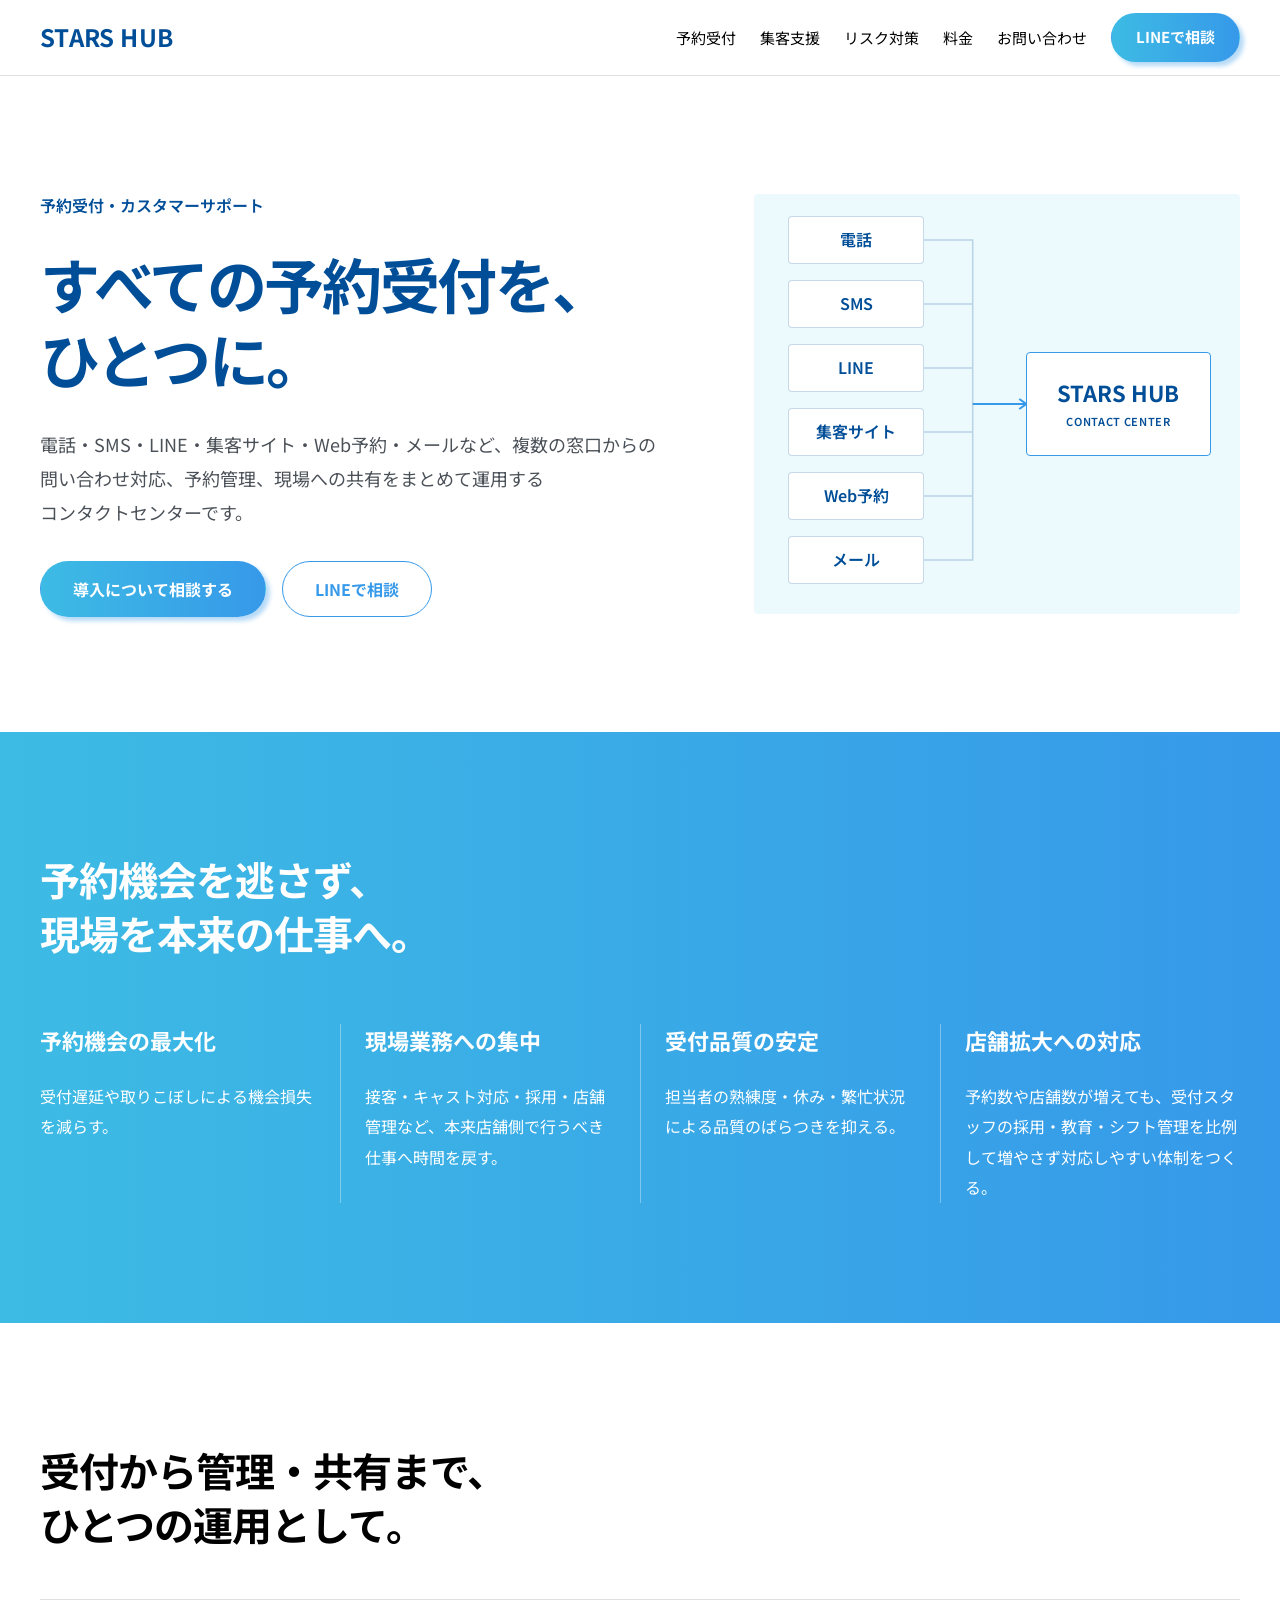
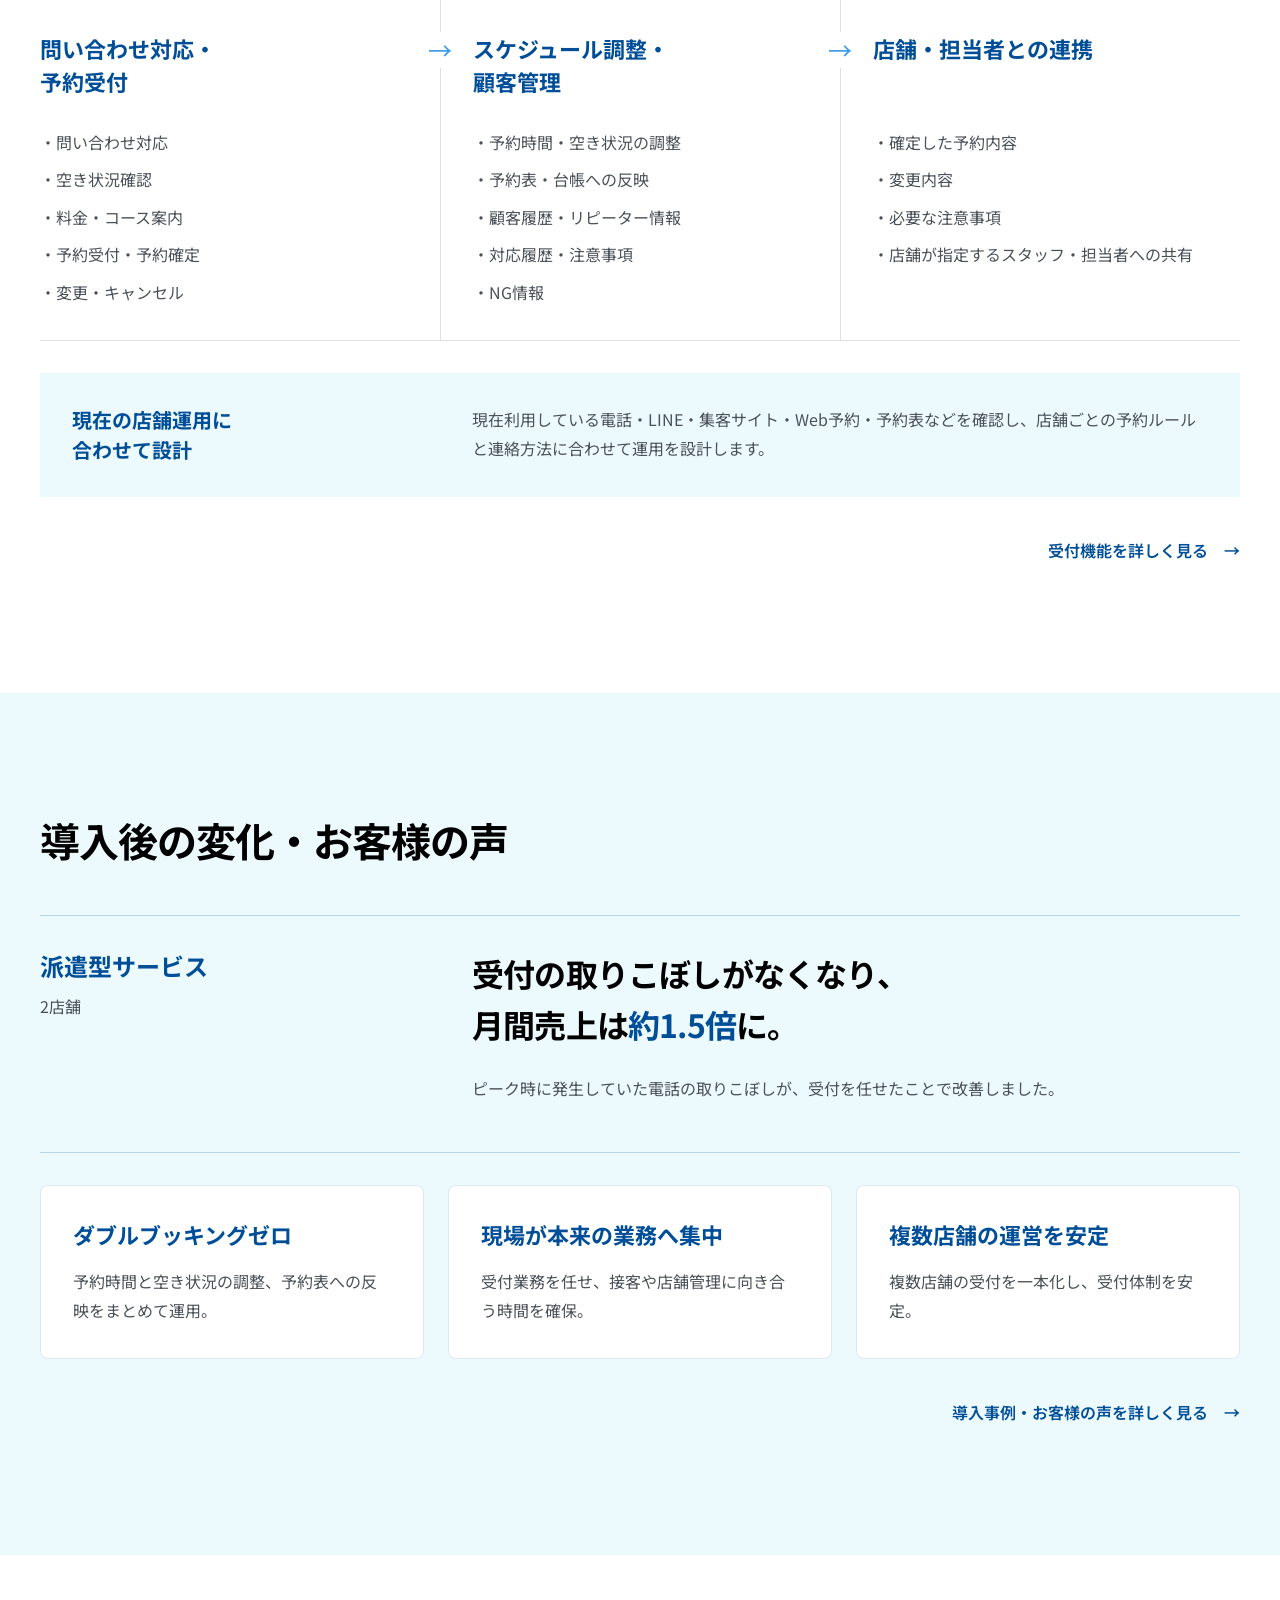
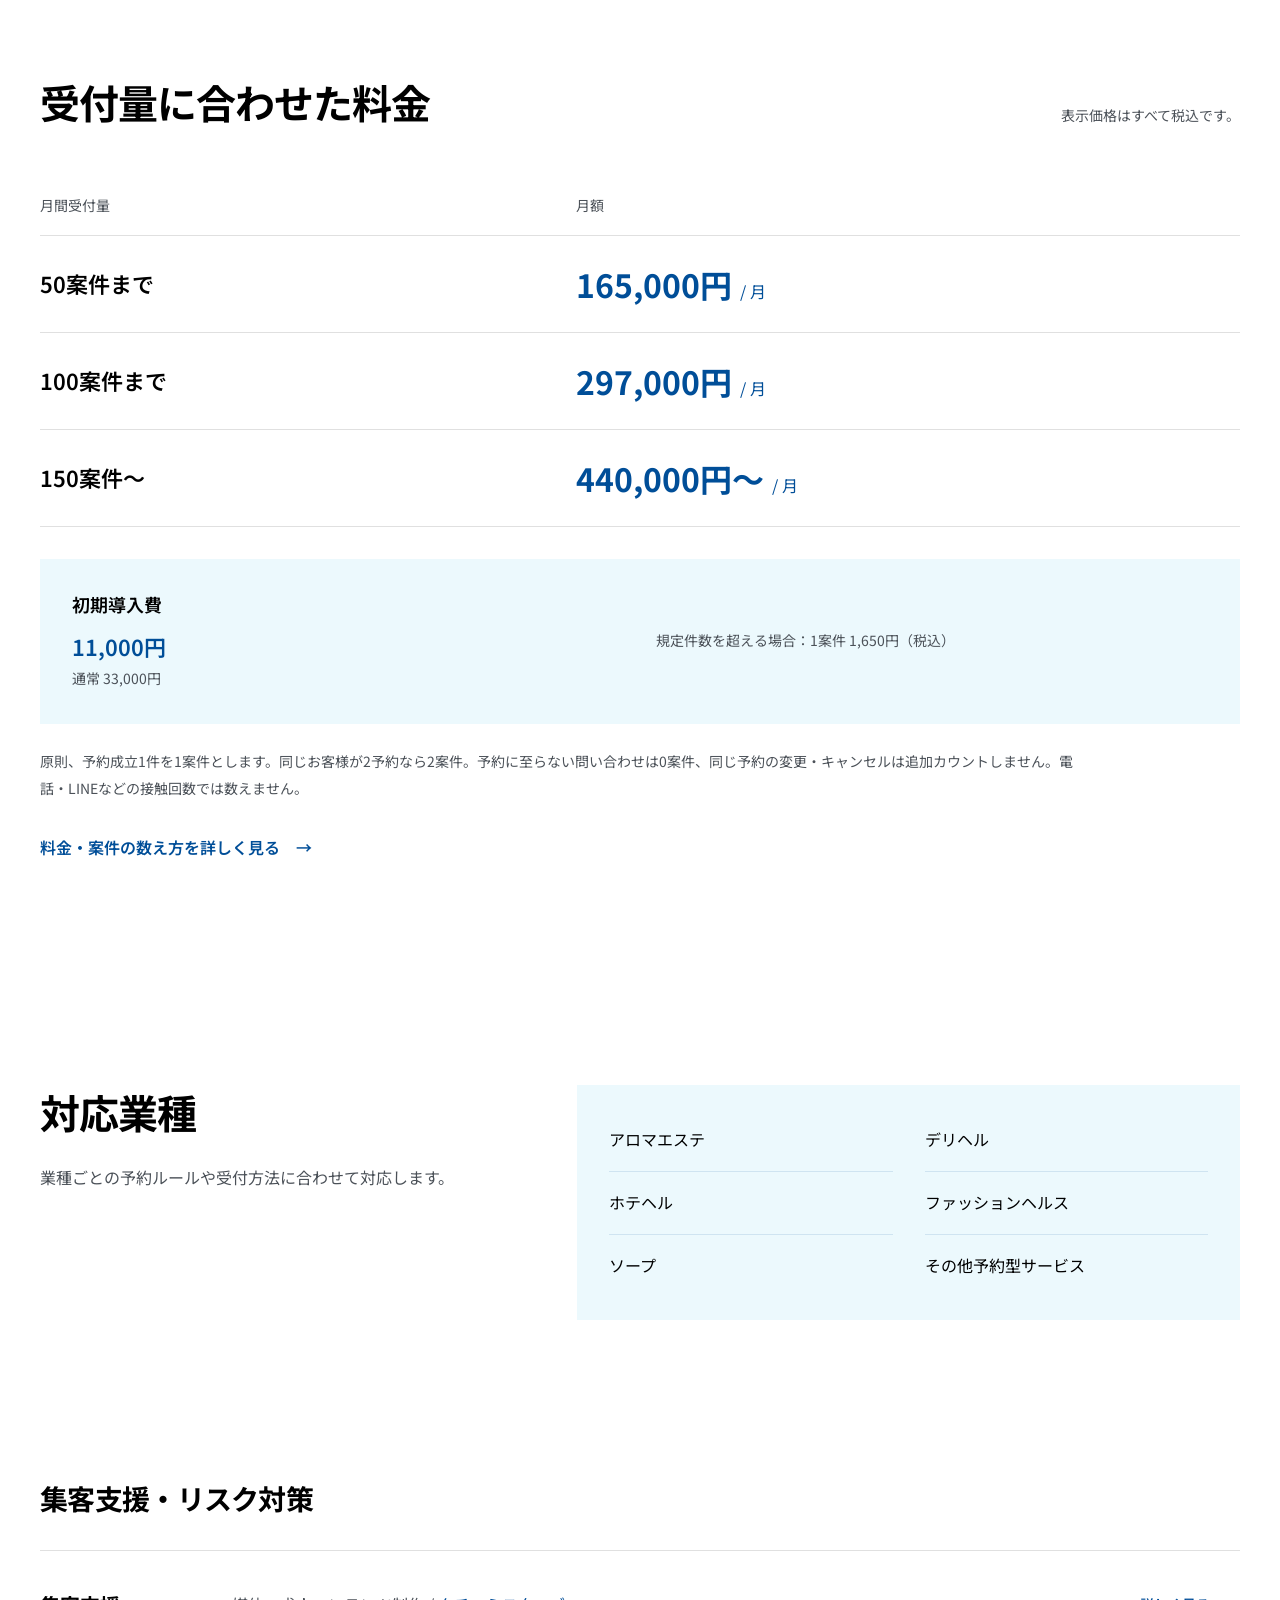
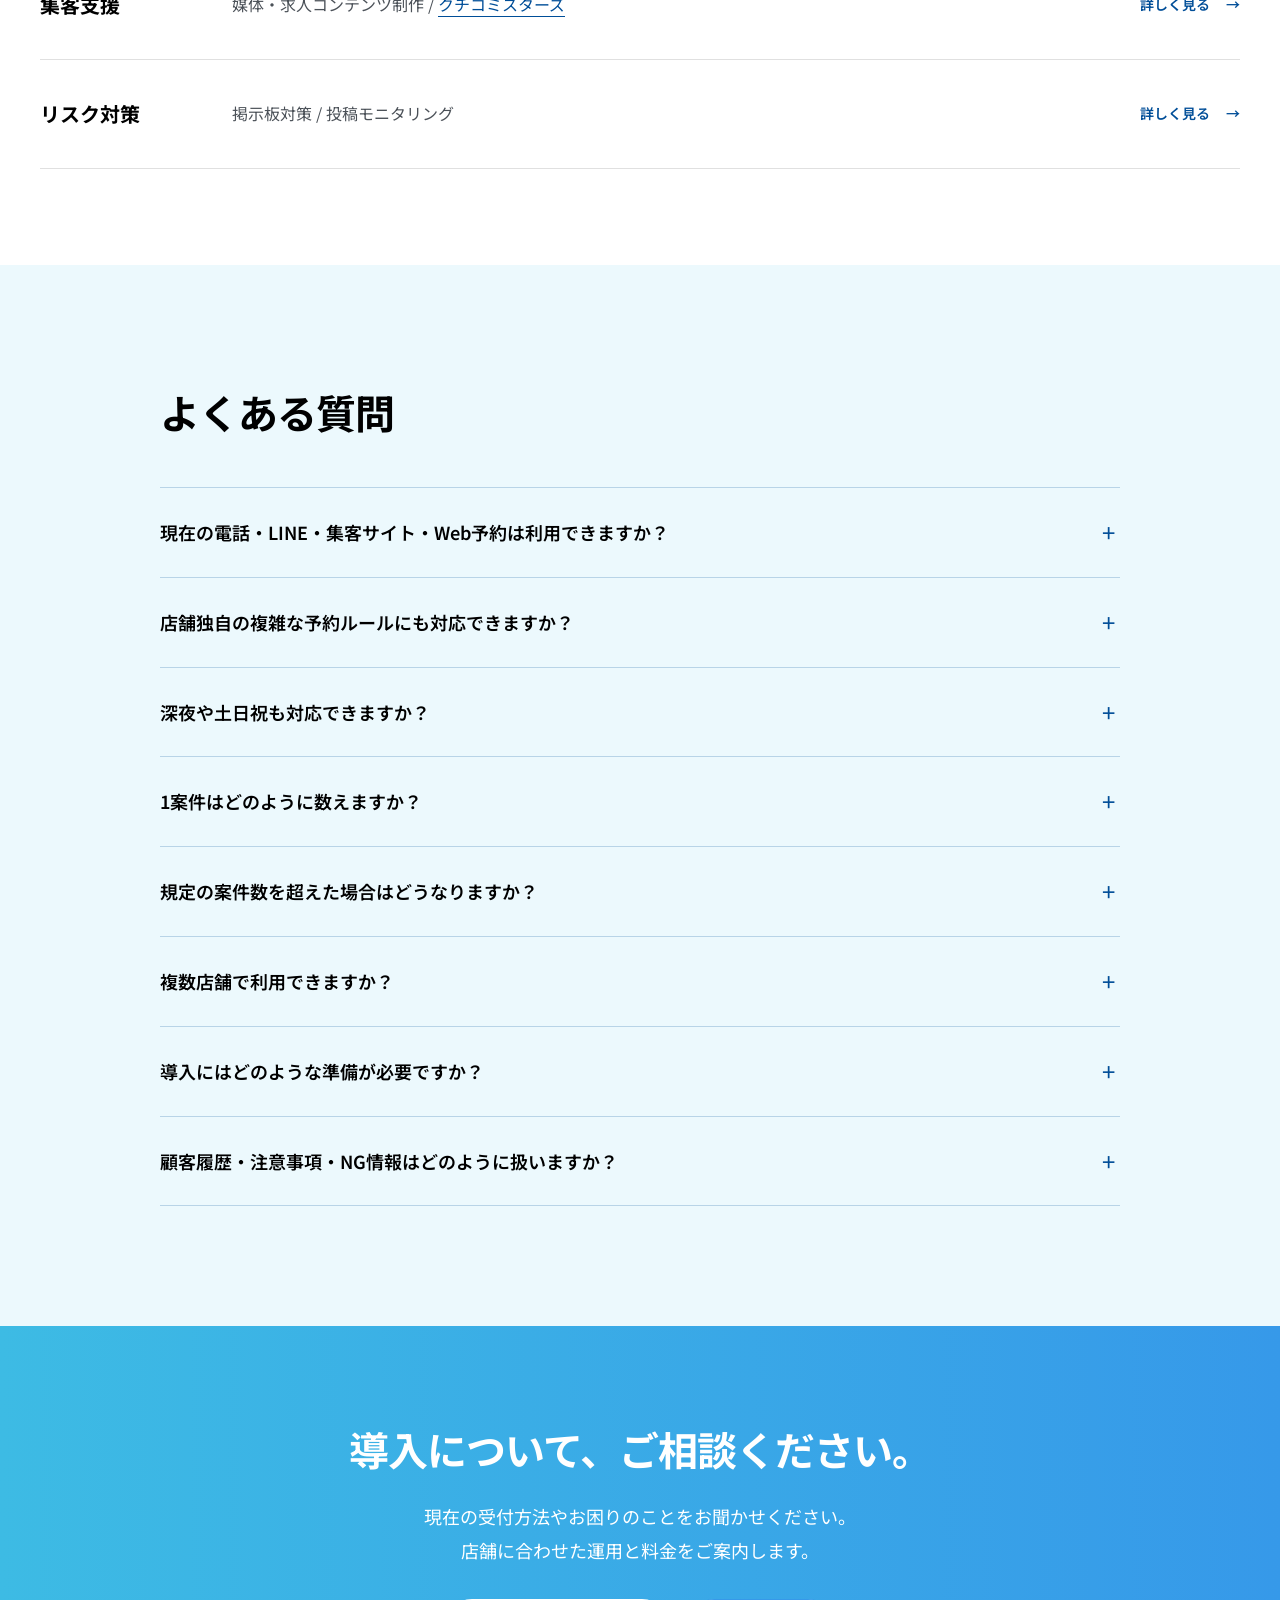
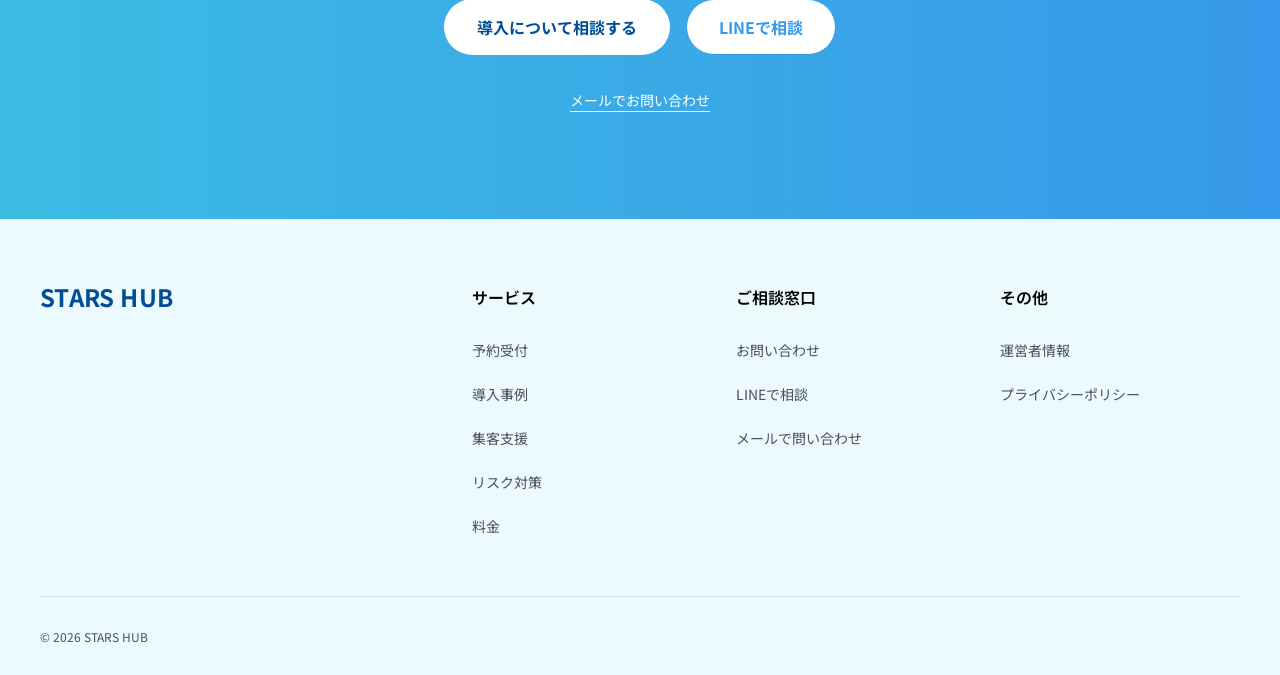
<file: index.html>
<!doctype html>
<html lang="ja"><head>
<!-- Google tag (gtag.js): スターズハブ -->
<script async src="https://www.googletagmanager.com/gtag/js?id=G-8S2N18S2YX"></script>
<script>
  window.dataLayer = window.dataLayer || [];
  function gtag(){dataLayer.push(arguments);}
  gtag('js', new Date());
  gtag('config', 'G-8S2N18S2YX');
</script>
<meta charset="utf-8"><meta name="viewport" content="width=device-width, initial-scale=1"><title>予約受付・カスタマーサポートをまとめて運用 スターズハブ STARS HUB</title><meta name="description" content="電話・SMS・LINE・集客サイト・Web予約・メールの問い合わせ対応から予約調整・確定、店舗への共有まで支援するコンタクトセンター。月額165,000円（税込）から。媒体・求人コンテンツ制作などの集客支援、掲示板対策・投稿モニタリングもご相談いただけます。"><meta name="theme-color" content="#004E98"><link rel="icon" type="image/svg+xml" href="assets/favicon.svg"><link rel="stylesheet" href="assets/top.css"><script src="assets/top.js" defer></script><link rel="canonical" href="https://killerword.info/"><meta property="og:url" content="https://killerword.info/"><meta property="og:type" content="website"><meta property="og:site_name" content="スターズハブ STARS HUB"><meta property="og:title" content="すべての予約受付を、ひとつに。 スターズハブ"><meta property="og:description" content="電話・SMS・LINE・集客サイト・Web予約・メールの問い合わせ対応から予約調整・確定、店舗への共有まで支援するコンタクトセンター。月額165,000円（税込）から。媒体・求人コンテンツ制作などの集客支援、掲示板対策・投稿モニタリングもご相談いただけます。"><meta property="og:image" content="https://killerword.info/assets/ogp.png"><meta property="og:image:width" content="1200"><meta property="og:image:height" content="630"><meta property="og:image:alt" content="スターズハブ STARS HUB。すべての予約受付を、ひとつに。予約受付・カスタマーサポート、集客支援、リスク対策。"><meta name="twitter:card" content="summary_large_image"><meta name="twitter:title" content="すべての予約受付を、ひとつに。 スターズハブ"><meta name="twitter:description" content="電話・SMS・LINE・集客サイト・Web予約・メールの問い合わせ対応から予約調整・確定、店舗への共有まで支援するコンタクトセンター。月額165,000円（税込）から。媒体・求人コンテンツ制作などの集客支援、掲示板対策・投稿モニタリングもご相談いただけます。"><meta name="twitter:image" content="https://killerword.info/assets/ogp.png"><link rel="preconnect" href="https://fonts.googleapis.com"><link rel="preconnect" href="https://fonts.gstatic.com" crossorigin><link href="https://fonts.googleapis.com/css2?family=Noto+Sans+JP:wght@400;600;700&amp;display=swap" rel="stylesheet">
<script type="application/ld+json">
{
  "@context": "https://schema.org",
  "@graph": [
    {
      "@type": "WebSite",
      "@id": "https://killerword.info/#website",
      "name": "STARS HUB",
      "alternateName": "スターズハブ",
      "url": "https://killerword.info/"
    },
    {
      "@type": "Organization",
      "@id": "https://killerword.info/#organization",
      "name": "STARS HUB",
      "alternateName": "スターズハブ",
      "url": "https://killerword.info/",
      "email": "m-asakura@killerword.info",
      "address": {
        "@type": "PostalAddress",
        "postalCode": "100-0005",
        "addressRegion": "東京都",
        "addressLocality": "千代田区",
        "streetAddress": "丸の内1丁目8-3\n丸の内トラストタワー本館 F20"
      }
    }
  ]
}
</script>
</head>
<body>
  <a class="skip-link" href="#main">本文へ移動</a>
  <header class="site-header">
    <div class="container header-inner">
      <a class="brand" href="./" aria-label="STARS HUB トップ">STARS HUB</a>
      <div class="header-actions">
        <a class="button button-primary header-cta" href="https://lin.ee/X0mxy9O" target="_blank" rel="noopener noreferrer">LINEで相談</a>
        <button class="menu-toggle" type="button" aria-expanded="false" aria-controls="site-nav" aria-label="メニューを開く"><span></span><span></span></button>
      </div>
      <nav class="site-nav" id="site-nav" aria-label="メインメニュー">
        <a href="contact-center/">予約受付</a>
        <a href="reputation/#growth">集客支援</a>
        <a href="reputation/#risk">リスク対策</a>
        <a href="pricing/">料金</a>
        <a href="contact/">お問い合わせ</a>
        <a class="button button-primary header-cta" href="https://lin.ee/X0mxy9O" target="_blank" rel="noopener noreferrer">LINEで相談</a>
      </nav>
    </div>
  </header>
  <main id="main">
    <section class="hero" aria-labelledby="hero-title">
      <div class="container hero-layout">
        <div class="hero-copy">
          <p class="hero-kicker">予約受付・カスタマーサポート</p>
          <h1 id="hero-title"><span class="hero-lead"><span>すべての</span><span>予約受付を、</span></span><span>ひとつに。</span></h1>
          <p class="hero-description">電話・SMS・LINE・集客サイト・Web予約・メールなど、複数の窓口からの問い合わせ対応、予約管理、現場への共有をまとめて運用する<span class="nowrap">コンタクトセンター</span>です。</p>
          <div class="hero-actions">
            <a class="button button-primary" href="contact/">導入について相談する</a>
            <a class="button button-secondary" href="https://lin.ee/X0mxy9O" target="_blank" rel="noopener noreferrer">LINEで相談</a>
          </div>
        </div>
        <figure class="hub-diagram" role="img" aria-label="電話・SMS・LINE・集客サイト・Web予約・メールの6つの受付窓口をSTARS HUBのコンタクトセンターへ集約">
          <ul class="hub-inputs" aria-hidden="true"><li>電話</li><li>SMS</li><li>LINE</li><li>集客サイト</li><li>Web予約</li><li>メール</li></ul>
          <svg class="hub-lines" viewBox="0 0 480 420" preserveAspectRatio="none" aria-hidden="true">
            <path d="M168 46H216V210M168 110H216M168 174H216M168 238H216M168 302H216M168 366H216V210"/>
            <path class="hub-line-main" d="M216 210H269m-7-5 7 5-7 5"/>
          </svg>
          <svg class="hub-mobile-connector" viewBox="0 0 32 48" aria-hidden="true"><path d="M16 0v44m-6-6 6 6 6-6"/></svg>
          <div class="hub-center" aria-hidden="true"><strong>STARS HUB</strong><span>CONTACT CENTER</span></div>
        </figure>
      </div>
    </section>

    <section class="section value-section" id="value" aria-labelledby="value-title">
      <div class="container">
        <h2 id="value-title">予約機会を逃さず、<br>現場を本来の仕事へ。</h2>
        <div class="value-grid">
          <article><h3>予約機会の最大化</h3><p>受付遅延や取りこぼしによる機会損失を減らす。</p></article>
          <article><h3>現場業務への集中</h3><p>接客・キャスト対応・採用・店舗管理など、本来店舗側で行うべき仕事へ時間を戻す。</p></article>
          <article><h3>受付品質の安定</h3><p>担当者の熟練度・休み・繁忙状況による品質のばらつきを抑える。</p></article>
          <article><h3>店舗拡大への対応</h3><p>予約数や店舗数が増えても、受付スタッフの採用・教育・シフト管理を比例して増やさず対応しやすい体制をつくる。</p></article>
        </div>
      </div>
    </section>

    <section class="section operations-section" id="operations" aria-labelledby="operations-title">
      <div class="container">
        <div class="section-heading"><h2 id="operations-title">受付から管理・共有まで、<br>ひとつの運用として。</h2></div>
        <div class="operation-flow">
          <div class="operation-step">
            <h3>問い合わせ対応・<br>予約受付</h3>
            <ul><li>問い合わせ対応</li><li>空き状況確認</li><li>料金・コース案内</li><li>予約受付・予約確定</li><li>変更・キャンセル</li></ul>
          </div>
          <div class="operation-step">
            <h3>スケジュール調整・<br>顧客管理</h3>
            <ul><li>予約時間・空き状況の調整</li><li>予約表・台帳への反映</li><li>顧客履歴・リピーター情報</li><li>対応履歴・注意事項</li><li>NG情報</li></ul>
          </div>
          <div class="operation-step">
            <h3>店舗・担当者との連携</h3>
            <ul><li>確定した予約内容</li><li>変更内容</li><li>必要な注意事項</li><li>店舗が指定するスタッフ・担当者への共有</li></ul>
          </div>
        </div>
        <div class="operation-note"><h3>現在の店舗運用に<br>合わせて設計</h3><p>現在利用している電話・LINE・集客サイト・Web予約・予約表などを確認し、店舗ごとの予約ルールと連絡方法に合わせて運用を設計します。</p></div>
        <div class="section-end-link"><a class="text-link" href="contact-center/">受付機能を詳しく見る<span aria-hidden="true">→</span></a></div>
      </div>
    </section>

    <section class="section stories-section" id="stories" aria-labelledby="stories-title">
      <div class="container">
        <div class="section-heading"><h2 id="stories-title">導入後の変化・お客様の声</h2></div>
        <article class="lead-story">
          <div class="story-context"><h3>派遣型サービス</h3><p>2店舗</p></div>
          <div class="story-body"><h3 class="story-result">受付の取りこぼしがなくなり、<br>月間売上は<strong>約1.5倍</strong>に。</h3><p>ピーク時に発生していた電話の取りこぼしが、受付を任せたことで改善しました。</p></div>
        </article>
        <div class="supporting-stories">
          <article><h3>ダブルブッキングゼロ</h3><p>予約時間と空き状況の調整、予約表への反映をまとめて運用。</p></article>
          <article><h3>現場が本来の業務へ<span class="nowrap">集中</span></h3><p>受付業務を任せ、接客や店舗管理に向き合う時間を確保。</p></article>
          <article><h3>複数店舗の運営を安定</h3><p>複数店舗の受付を一本化し、受付体制を安定。</p></article>
        </div>
        <div class="section-end-link"><a class="text-link" href="cases/">導入事例・お客様の声を詳しく見る<span aria-hidden="true">→</span></a></div>
      </div>
    </section>

    <section class="section pricing-section" id="pricing" aria-labelledby="pricing-title">
      <div class="container">
        <div class="section-heading pricing-heading"><h2 id="pricing-title">受付量に合わせた料金</h2><p>表示価格はすべて税込です。</p></div>
        <table class="price-table" aria-label="予約受付の月間案件数別料金">
          <thead><tr><th scope="col">月間受付量</th><th scope="col">月額</th></tr></thead>
          <tbody>
            <tr><th scope="row">50案件まで</th><td><strong>165,000円</strong><span class="price-unit">/ 月</span></td></tr>
            <tr><th scope="row">100案件まで</th><td><strong>297,000円</strong><span class="price-unit">/ 月</span></td></tr>
            <tr><th scope="row">150案件〜</th><td><strong>440,000円〜</strong><span class="price-unit">/ 月</span></td></tr>
          </tbody>
        </table>
        <div class="price-notes">
          <div><h3>初期導入費</h3><p>11,000円<small>通常 33,000円</small></p></div>
          <div class="price-additional"><p>規定件数を超える場合：<span class="nowrap">1案件 1,650円（税込）</span></p></div>
        </div>
        <p class="case-definition">原則、予約成立1件を1案件とします。同じお客様が2予約なら2案件。予約に至らない問い合わせは0案件、同じ予約の変更・キャンセルは追加カウントしません。電話・LINEなどの接触回数では数えません。</p>
        <a class="text-link pricing-link" href="pricing/">料金・案件の数え方を詳しく見る<span aria-hidden="true">→</span></a>
      </div>
    </section>

    <section class="industry-section" id="industries" aria-labelledby="industries-title">
      <div class="container industry-layout">
        <div><h2 id="industries-title">対応業種</h2><p>業種ごとの予約ルールや受付方法に合わせて対応します。</p></div>
        <ul class="industry-list"><li>アロマエステ</li><li>デリヘル</li><li>ホテヘル</li><li>ファッションヘルス</li><li>ソープ</li><li>その他予約型サービス</li></ul>
      </div>
    </section>

    <section class="support-section" id="support" aria-labelledby="support-title">
      <div class="container">
        <h2 id="support-title">集客支援・リスク対策</h2>
        <div class="support-row"><h3>集客支援</h3><p>媒体・求人コンテンツ制作 / <a href="reputation/#growth">クチコミスターズ</a></p><a class="text-link" href="reputation/#growth" aria-label="集客支援を詳しく見る">詳しく見る<span aria-hidden="true">→</span></a></div>
        <div class="support-row"><h3>リスク対策</h3><p>掲示板対策 / 投稿モニタリング</p><a class="text-link" href="reputation/#risk" aria-label="リスク対策を詳しく見る">詳しく見る<span aria-hidden="true">→</span></a></div>
      </div>
    </section>

    <section class="section faq-section" id="faq" aria-labelledby="faq-title">
      <div class="container faq-container">
        <div class="section-heading"><h2 id="faq-title">よくある質問</h2></div>
        <div class="faq-list">
          <div class="faq-item"><h3><button class="faq-question" type="button" id="faq-question-1" aria-expanded="true" aria-controls="faq-answer-1"><span>現在の電話・LINE・集客サイト・Web予約は利用できますか？</span><span class="faq-symbol" aria-hidden="true">−</span></button></h3><div class="faq-answer" id="faq-answer-1" role="region" aria-labelledby="faq-question-1"><p>現在の受付環境を確認し、既存の運用を活かした対応方法をご案内します。利用するシステムの管理画面・権限・店舗の運用方法に合わせて、対応範囲を決めます。</p></div></div>
          <div class="faq-item"><h3><button class="faq-question" type="button" id="faq-question-2" aria-expanded="true" aria-controls="faq-answer-2"><span>店舗独自の複雑な予約ルールにも対応できますか？</span><span class="faq-symbol" aria-hidden="true">−</span></button></h3><div class="faq-answer" id="faq-answer-2" role="region" aria-labelledby="faq-question-2"><p>料金・コース、予約条件、担当者ごとの対応、変更・キャンセルなどのルールを確認し、店舗に合わせて受付方法を設計します。店舗側の判断が必要な場合の連絡方法も、導入時に決めます。</p></div></div>
          <div class="faq-item"><h3><button class="faq-question" type="button" id="faq-question-3" aria-expanded="true" aria-controls="faq-answer-3"><span>深夜や土日祝も対応できますか？</span><span class="faq-symbol" aria-hidden="true">−</span></button></h3><div class="faq-answer" id="faq-answer-3" role="region" aria-labelledby="faq-question-3"><p>対応時間は店舗の営業時間やご希望に合わせて個別に設定します。深夜・土日祝の運用も、ご相談時に希望の時間帯をお知らせください。</p></div></div>
          <div class="faq-item"><h3><button class="faq-question" type="button" id="faq-question-4" aria-expanded="true" aria-controls="faq-answer-4"><span>1案件はどのように数えますか？</span><span class="faq-symbol" aria-hidden="true">−</span></button></h3><div class="faq-answer" id="faq-answer-4" role="region" aria-labelledby="faq-question-4"><p>原則、予約成立1件を1案件とします。同じお客様が2予約なら2案件です。予約に至らない問い合わせは0案件、同じ予約の変更・キャンセルは追加カウントなし。電話・LINE等の接触回数では数えません。詳細は<a href="pricing/#case">料金ページ</a>をご確認ください。</p></div></div>
          <div class="faq-item"><h3><button class="faq-question" type="button" id="faq-question-5" aria-expanded="true" aria-controls="faq-answer-5"><span>規定の案件数を超えた場合はどうなりますか？</span><span class="faq-symbol" aria-hidden="true">−</span></button></h3><div class="faq-answer" id="faq-answer-5" role="region" aria-labelledby="faq-question-5"><p>規定件数を超える場合：1案件 1,650円（税込）。受付量に応じた料金については、<a href="pricing/">料金ページ</a>をご確認ください。</p></div></div>
          <div class="faq-item"><h3><button class="faq-question" type="button" id="faq-question-6" aria-expanded="true" aria-controls="faq-answer-6"><span>複数店舗で利用できますか？</span><span class="faq-symbol" aria-hidden="true">−</span></button></h3><div class="faq-answer" id="faq-answer-6" role="region" aria-labelledby="faq-question-6"><p>複数店舗の受付もご相談いただけます。店舗ごとの予約ルール・受付量・情報の共有先を確認し、運用方法と料金を個別にご案内します。</p></div></div>
          <div class="faq-item"><h3><button class="faq-question" type="button" id="faq-question-7" aria-expanded="true" aria-controls="faq-answer-7"><span>導入にはどのような準備が必要ですか？</span><span class="faq-symbol" aria-hidden="true">−</span></button></h3><div class="faq-answer" id="faq-answer-7" role="region" aria-labelledby="faq-question-7"><p>現在の受付方法、料金・コース、予約ルール、予約表、担当者への連絡方法を確認します。必要な権限・設定を整理し、受付・管理・共有の方法を確認してから運用を開始します。開始日は利用環境に応じて個別にご案内します。</p></div></div>
          <div class="faq-item"><h3><button class="faq-question" type="button" id="faq-question-8" aria-expanded="true" aria-controls="faq-answer-8"><span>顧客履歴・注意事項・NG情報はどのように扱いますか？</span><span class="faq-symbol" aria-hidden="true">−</span></button></h3><div class="faq-answer" id="faq-answer-8" role="region" aria-labelledby="faq-question-8"><p>顧客履歴、リピーター情報、対応履歴、注意事項、NG情報は原則として店舗単位で扱います。必要な情報を各対応で確認・更新し、合意した共有先へ伝えます。保存期間・閲覧権限は、契約と初期導入時の運用設計で決めます。詳しくは<a href="privacy/">プライバシーポリシー</a>をご確認ください。</p></div></div>
        </div>
      </div>
    </section>

    <section class="final-cta" aria-labelledby="contact-title">
      <div class="container">
        <h2 id="contact-title"><span class="nowrap">導入について、</span><span class="nowrap">ご相談ください。</span></h2>
        <p>現在の受付方法やお困りのことをお聞かせください。<br>店舗に合わせた運用と料金をご案内します。</p>
        <div class="cta-actions"><a class="button button-white" href="contact/">導入について相談する</a><a class="button button-outline-white" href="https://lin.ee/X0mxy9O" target="_blank" rel="noopener noreferrer">LINEで相談</a></div>
        <a class="email-link" href="mailto:m-asakura@killerword.info">メールでお問い合わせ</a>
      </div>
    </section>
  </main>
  <footer class="site-footer">
    <div class="container footer-main">
      <a class="brand" href="/" aria-label="STARS HUB トップ">STARS HUB</a>
      <nav class="footer-nav" aria-label="フッターメニュー">
        <div><strong>サービス</strong><a href="/contact-center/">予約受付</a><a href="/cases/">導入事例</a><a href="/reputation/#growth">集客支援</a><a href="/reputation/#risk">リスク対策</a><a href="/pricing/">料金</a></div>
        <div><strong>ご相談窓口</strong><a href="/contact/">お問い合わせ</a><a href="https://lin.ee/X0mxy9O" target="_blank" rel="noopener noreferrer">LINEで相談</a><a href="mailto:m-asakura@killerword.info">メールで問い合わせ</a></div>
        <div><strong>その他</strong><a href="/legal/">運営者情報</a><a href="/privacy/">プライバシーポリシー</a></div>
      </nav>
    </div>
    <div class="container footer-bottom"><small>© 2026 STARS HUB</small></div>
  </footer>
</body>
</html>
</file>
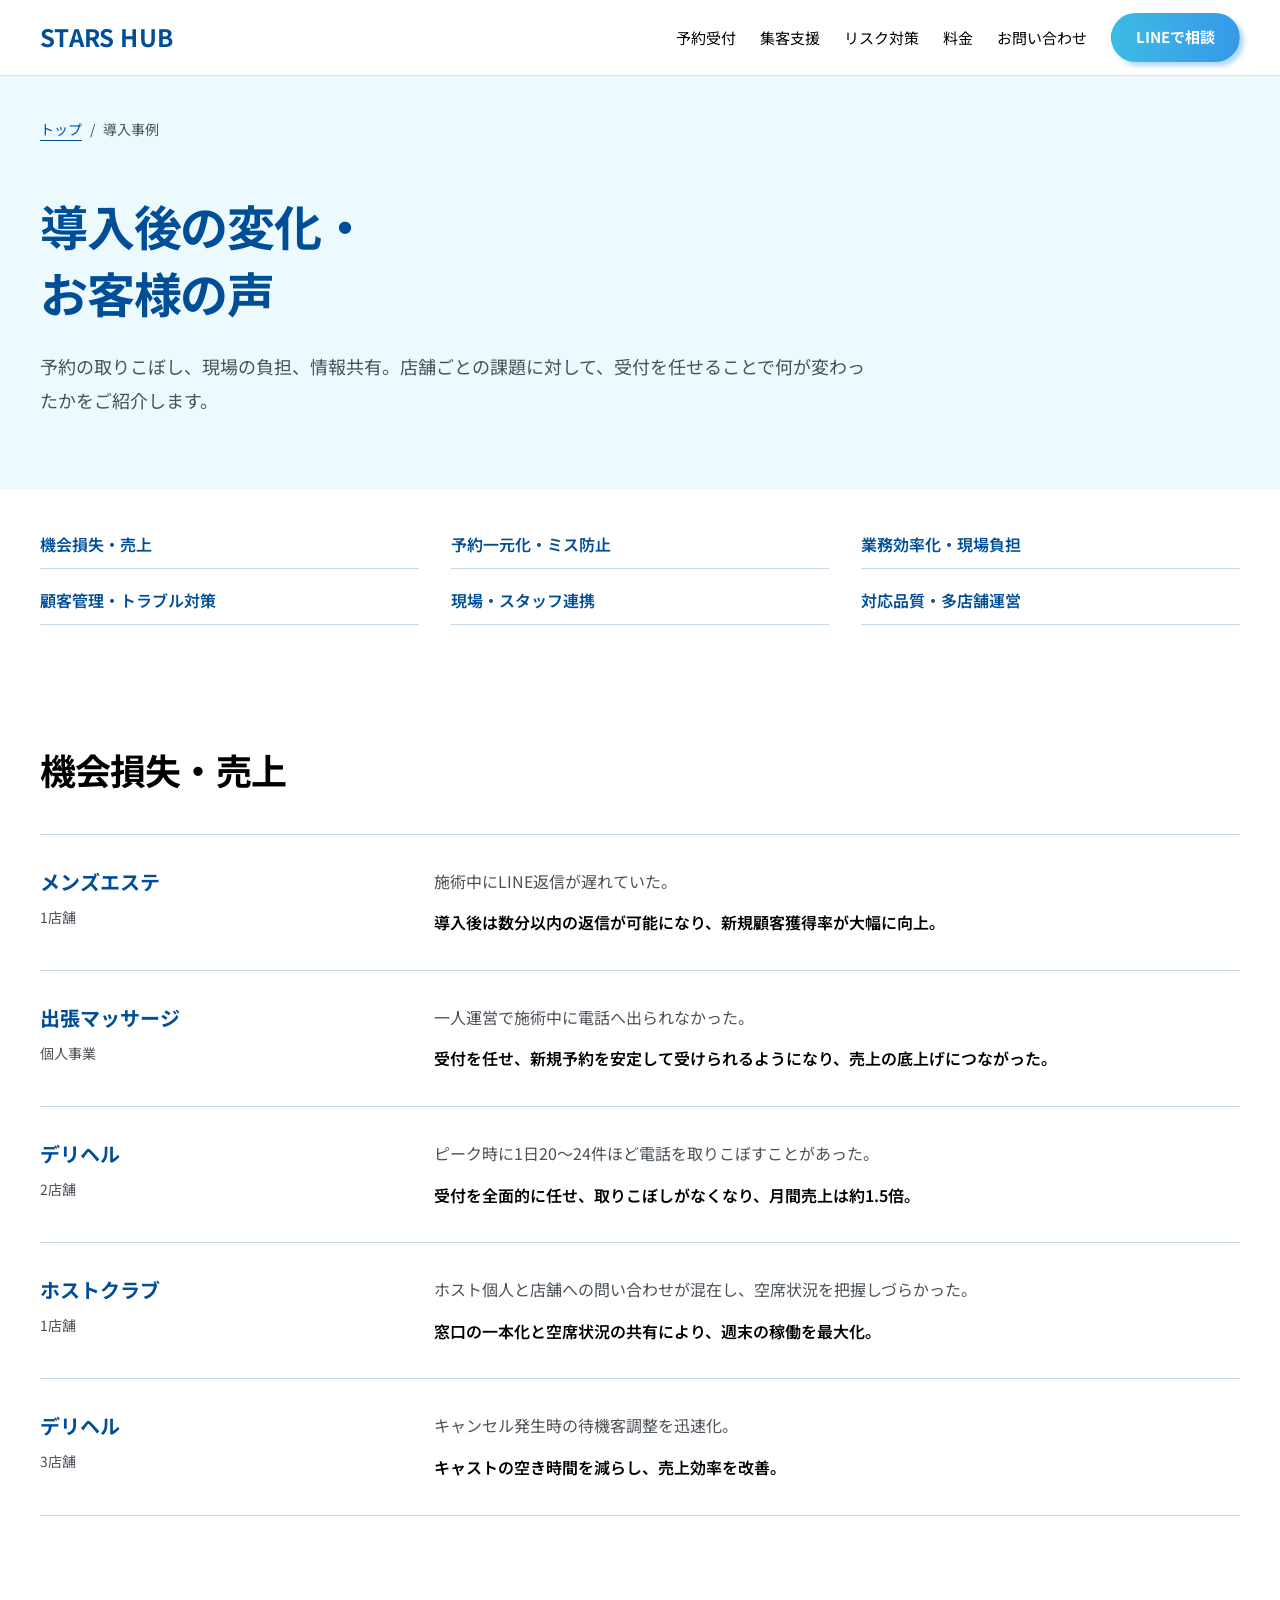
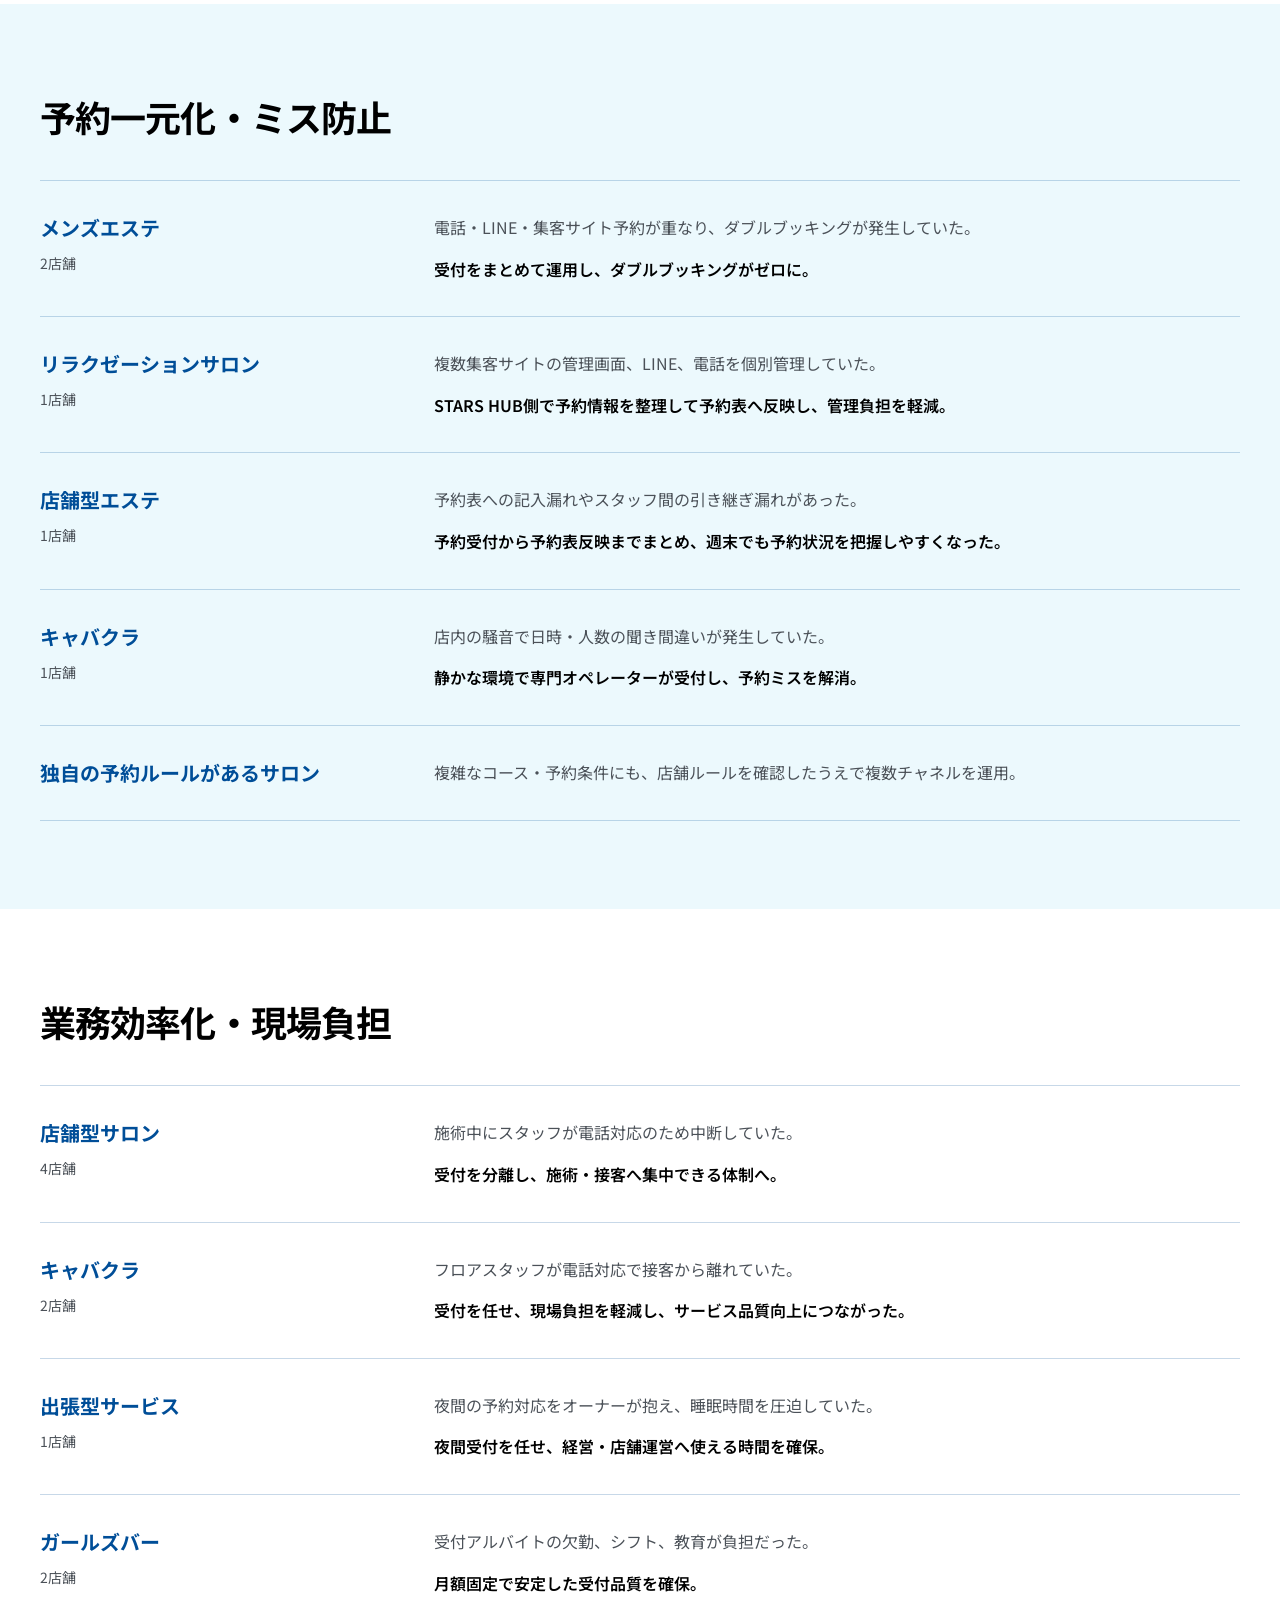
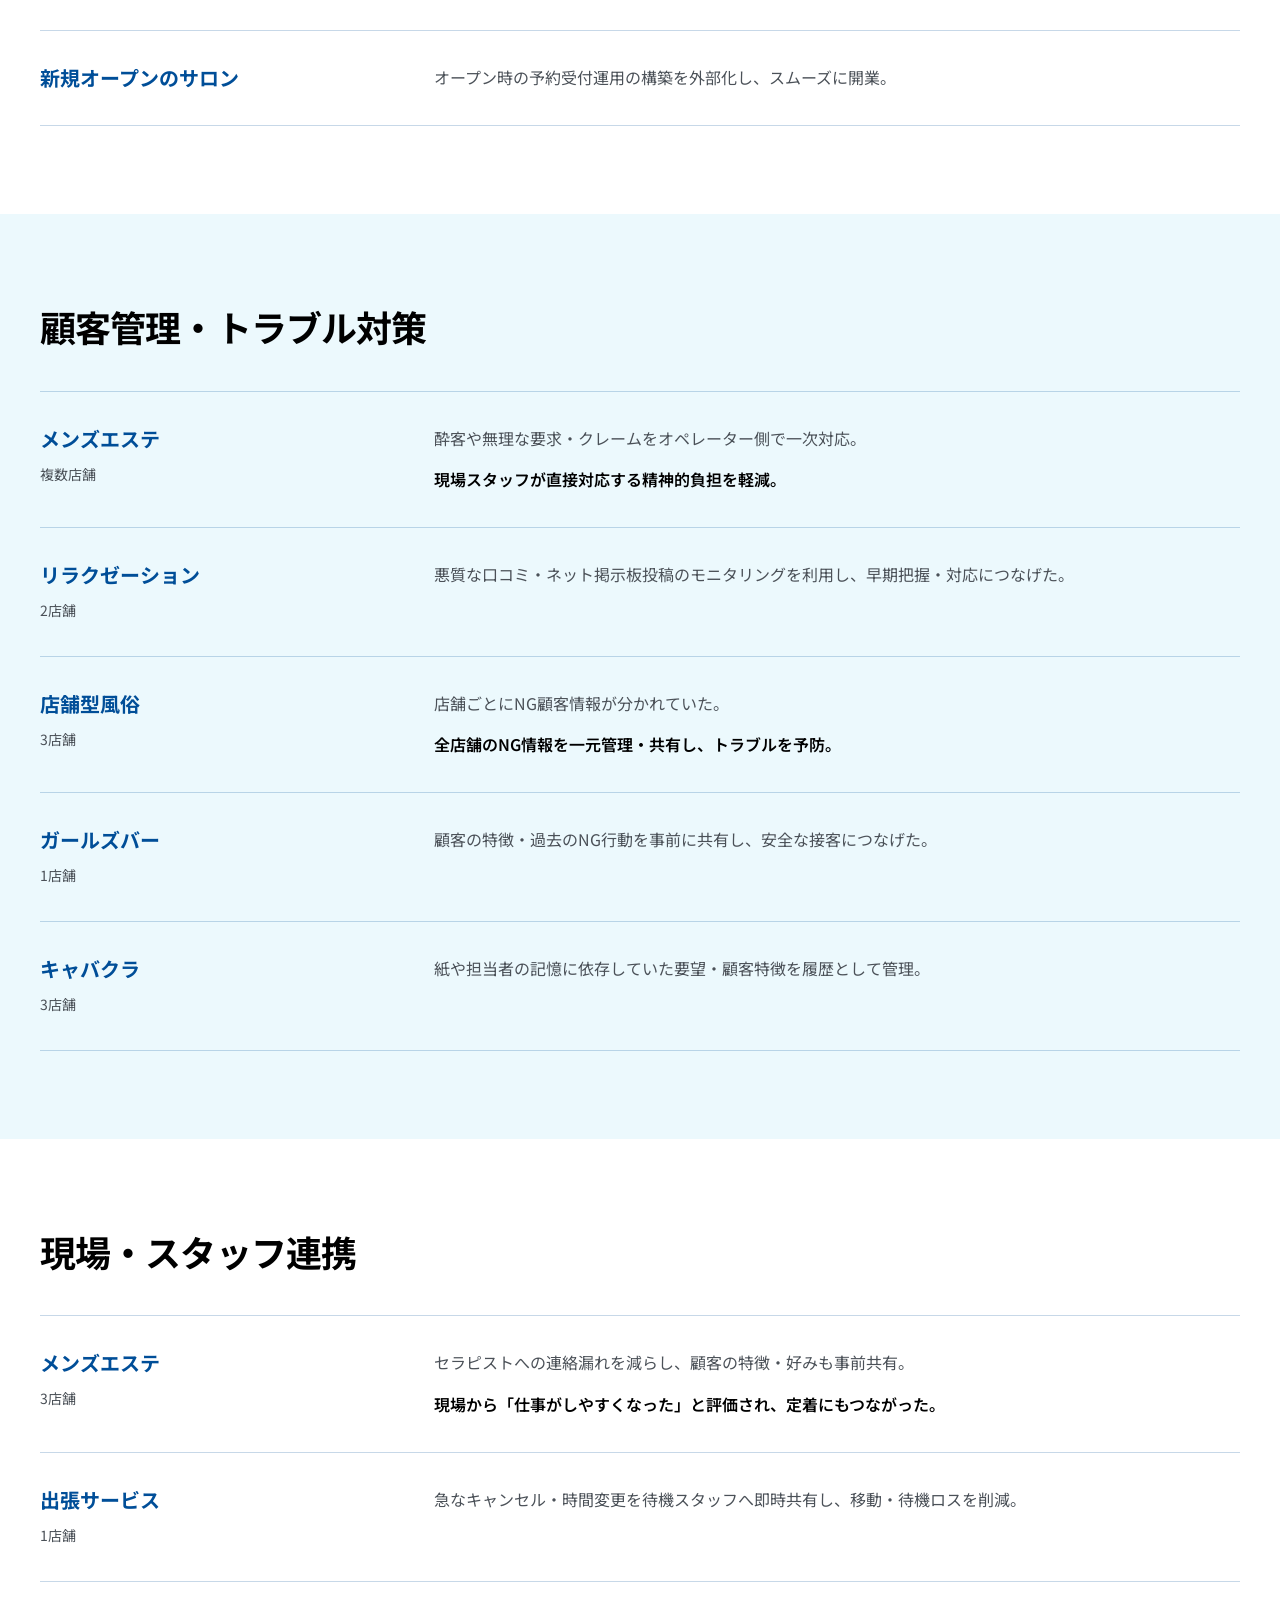
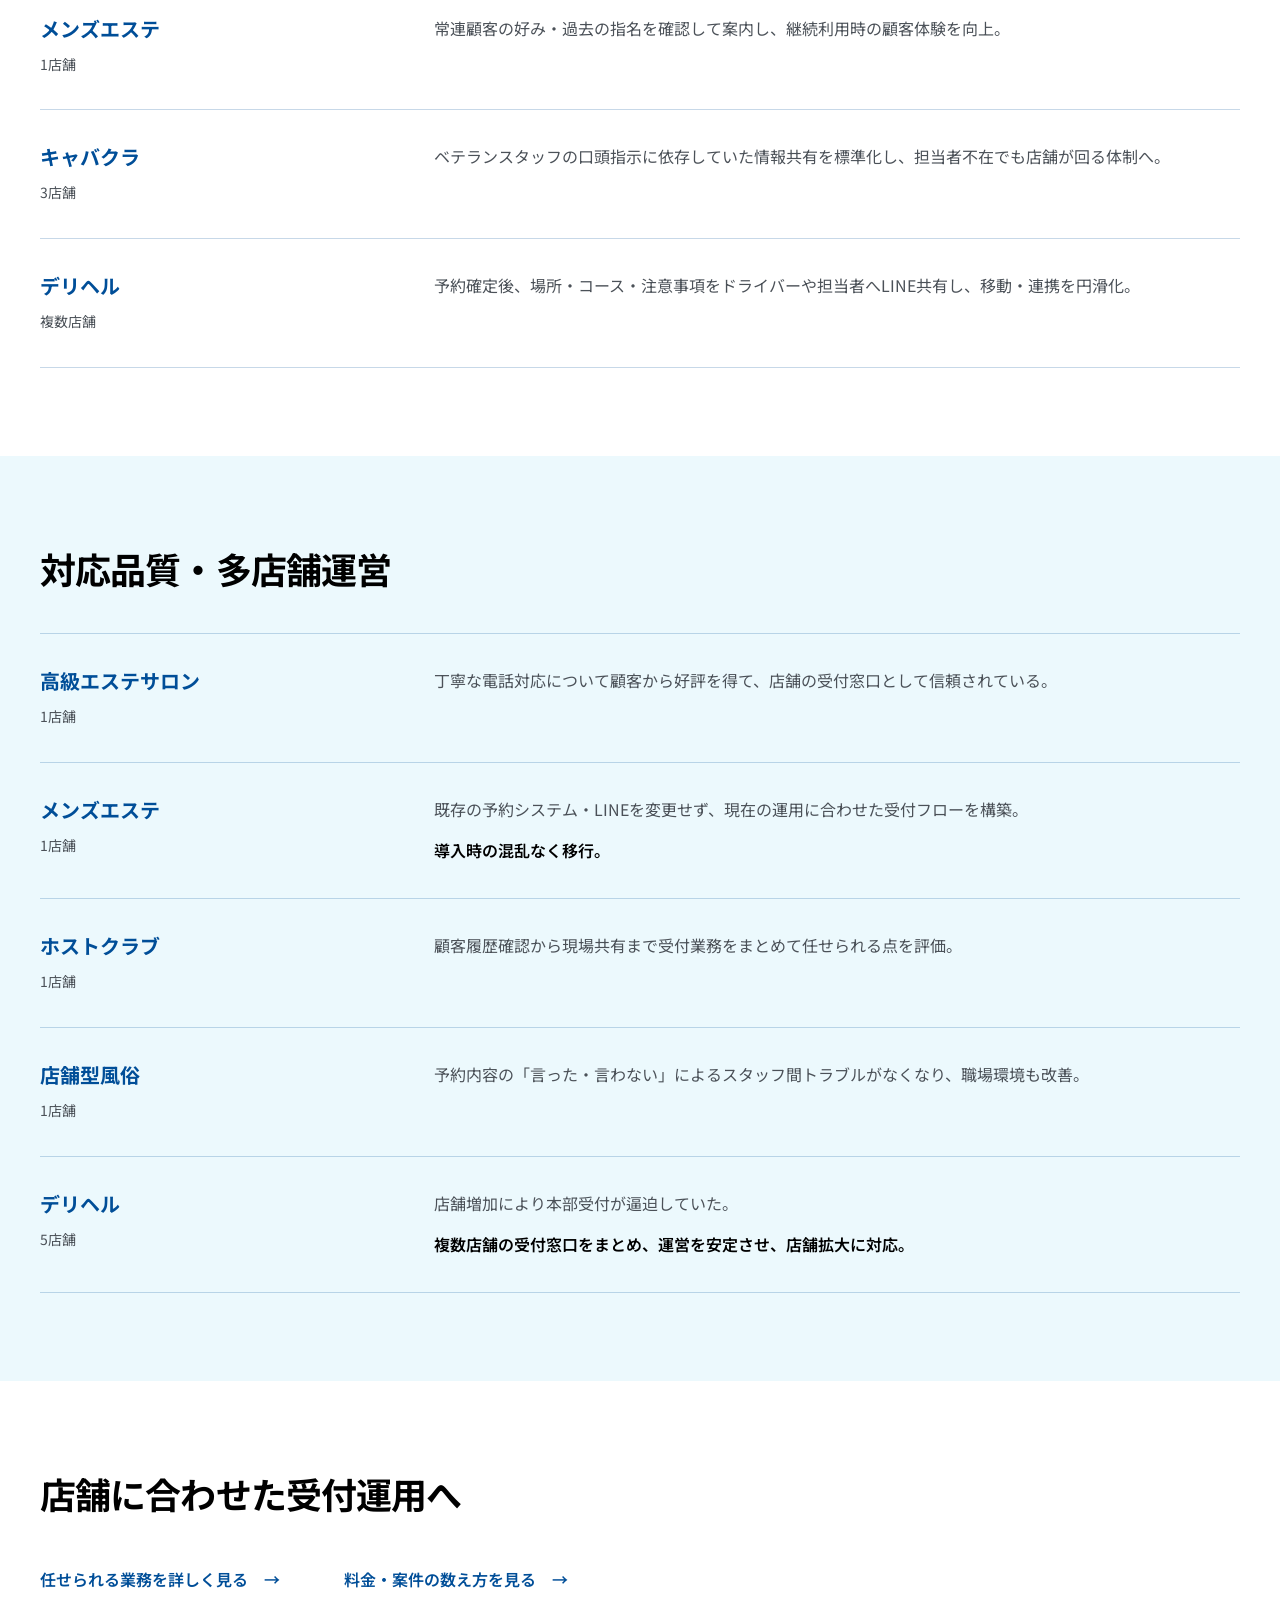
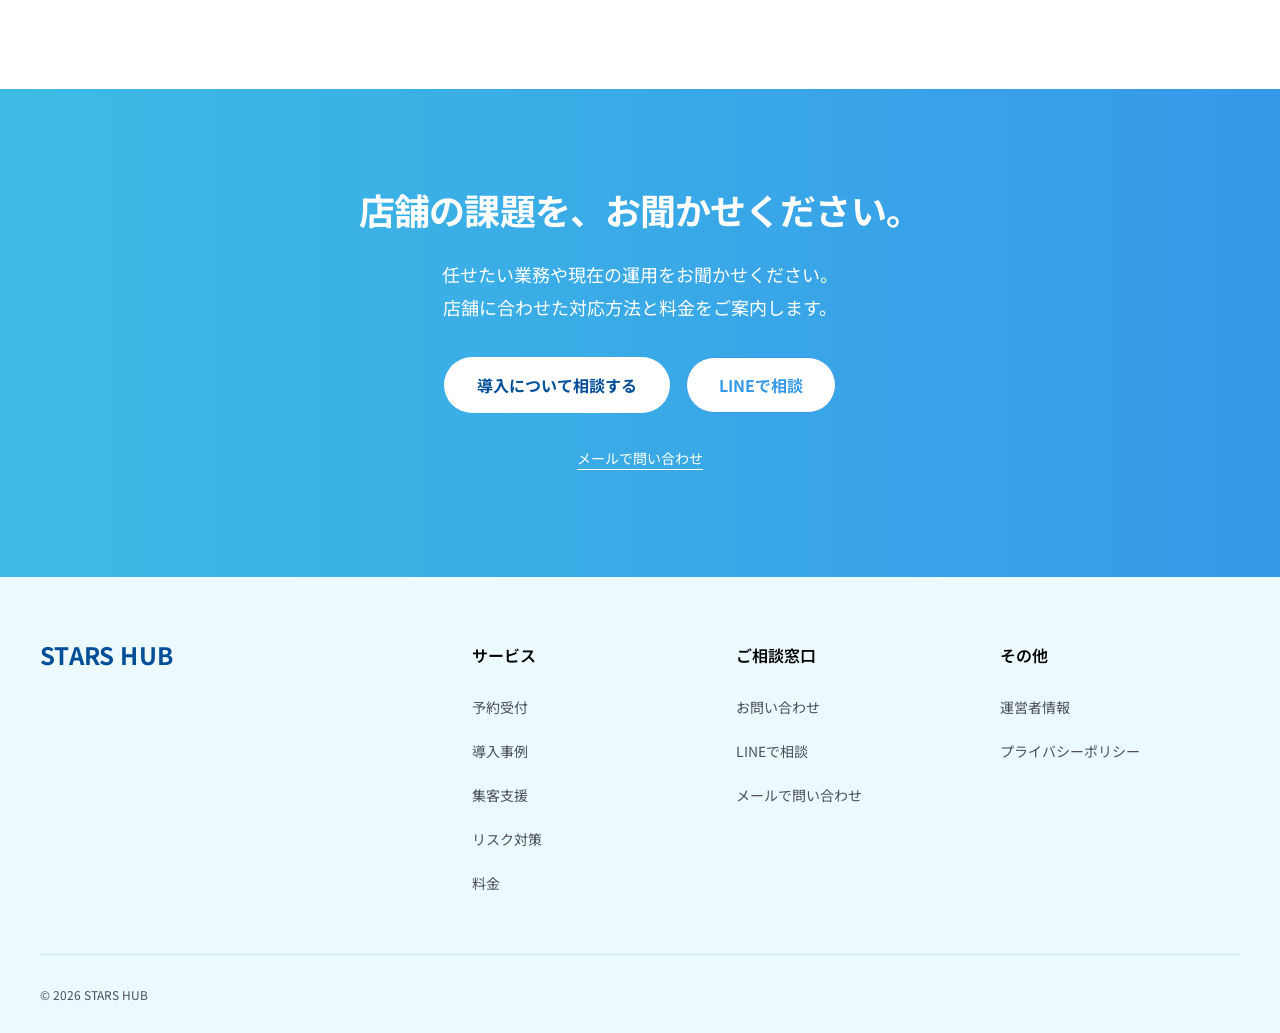
<file: cases/index.html>
<!doctype html>
<html lang="ja"><head>
<meta charset="utf-8"><meta name="viewport" content="width=device-width, initial-scale=1">
<title>導入事例・お客様の声 STARS HUB</title><meta name="description" content="予約機会・売上、予約一元化、現場負担、顧客管理、スタッフ連携、多店舗運営。STARS HUBの受付導入後の変化とお客様の声をご紹介します。">
<meta name="theme-color" content="#004E98">
<link rel="canonical" href="https://killerword.info/cases/"><meta property="og:type" content="website"><meta property="og:site_name" content="STARS HUB"><meta property="og:title" content="導入事例・お客様の声 STARS HUB"><meta property="og:description" content="予約機会・売上、予約一元化、現場負担、顧客管理、スタッフ連携、多店舗運営。STARS HUBの受付導入後の変化とお客様の声をご紹介します。"><meta property="og:url" content="https://killerword.info/cases/"><meta property="og:image" content="https://killerword.info/assets/ogp.png"><meta property="og:image:width" content="1200"><meta property="og:image:height" content="630"><meta property="og:image:alt" content="STARS HUB すべての予約受付を、ひとつに。">
<meta name="twitter:card" content="summary_large_image"><meta name="twitter:title" content="導入事例・お客様の声 STARS HUB"><meta name="twitter:description" content="予約機会・売上、予約一元化、現場負担、顧客管理、スタッフ連携、多店舗運営。STARS HUBの受付導入後の変化とお客様の声をご紹介します。"><meta name="twitter:image" content="https://killerword.info/assets/ogp.png"><meta name="twitter:image:alt" content="STARS HUB すべての予約受付を、ひとつに。">
<link rel="icon" type="image/svg+xml" href="/assets/favicon.svg"><link rel="stylesheet" href="/assets/top.css"><link rel="stylesheet" href="/assets/details.css"><script src="/assets/top.js" defer></script>
<!-- Google tag (gtag.js): スターズハブ -->
<script async src="https://www.googletagmanager.com/gtag/js?id=G-8S2N18S2YX"></script>
<script>window.dataLayer = window.dataLayer || []; function gtag(){dataLayer.push(arguments);} gtag('js', new Date()); gtag('config', 'G-8S2N18S2YX');</script>
<link rel="preconnect" href="https://fonts.googleapis.com"><link rel="preconnect" href="https://fonts.gstatic.com" crossorigin><link href="https://fonts.googleapis.com/css2?family=Noto+Sans+JP:wght@400;600;700&amp;display=swap" rel="stylesheet">

<script type="application/ld+json">
{
  "@context": "https://schema.org",
  "@type": "BreadcrumbList",
  "itemListElement": [
    {
      "@type": "ListItem",
      "position": 1,
      "name": "トップ",
      "item": "https://killerword.info/"
    },
    {
      "@type": "ListItem",
      "position": 2,
      "name": "導入事例",
      "item": "https://killerword.info/cases/"
    }
  ]
}
</script>
</head><body class="detail-page"><a class="skip-link" href="#main">本文へ移動</a><header class="site-header">
    <div class="container header-inner">
      <a class="brand" href="/" aria-label="STARS HUB トップ">STARS HUB</a>
      <div class="header-actions">
        <a class="button button-primary header-cta" href="https://lin.ee/X0mxy9O" target="_blank" rel="noopener noreferrer">LINEで相談</a>
        <button class="menu-toggle" type="button" aria-expanded="false" aria-controls="site-nav" aria-label="メニューを開く"><span></span><span></span></button>
      </div>
      <nav class="site-nav" id="site-nav" aria-label="メインメニュー">
        <a href="/contact-center/">予約受付</a>
        <a href="/reputation/#growth">集客支援</a>
        <a href="/reputation/#risk">リスク対策</a>
        <a href="/pricing/">料金</a>
        <a href="/contact/">お問い合わせ</a>
        <a class="button button-primary header-cta" href="https://lin.ee/X0mxy9O" target="_blank" rel="noopener noreferrer">LINEで相談</a>
      </nav>
    </div>
  </header><main id="main"><section class="subhero"><div class="container"><p class="breadcrumb"><a href="/">トップ</a><span aria-hidden="true"> / </span>導入事例</p><h1>導入後の変化・<br>お客様の声</h1><p class="subhero-description">予約の取りこぼし、現場の負担、情報共有。店舗ごとの課題に対して、受付を任せることで何が変わったかをご紹介します。</p></div></section><nav class="case-index container" aria-label="事例の分類"><a href="#sales">機会損失・売上</a><a href="#booking">予約一元化・ミス防止</a><a href="#efficiency">業務効率化・現場負担</a><a href="#customer">顧客管理・トラブル対策</a><a href="#team">現場・スタッフ連携</a><a href="#quality">対応品質・多店舗運営</a></nav><section class="section" id="sales"><div class="container"><div class="section-heading"><h2>機会損失・売上</h2></div><div class="case-list"><article class="case-item"><div class="case-context"><h3>メンズエステ</h3><p>1店舗</p></div><div class="case-copy"><p>施術中にLINE返信が遅れていた。</p><p>導入後は数分以内の返信が可能になり、新規顧客獲得率が大幅に向上。</p></div></article><article class="case-item"><div class="case-context"><h3>出張マッサージ</h3><p>個人事業</p></div><div class="case-copy"><p>一人運営で施術中に電話へ出られなかった。</p><p>受付を任せ、新規予約を安定して受けられるようになり、売上の底上げにつながった。</p></div></article><article class="case-item"><div class="case-context"><h3>デリヘル</h3><p>2店舗</p></div><div class="case-copy"><p>ピーク時に1日20〜24件ほど電話を取りこぼすことがあった。</p><p>受付を全面的に任せ、取りこぼしがなくなり、月間売上は約1.5倍。</p></div></article><article class="case-item"><div class="case-context"><h3>ホストクラブ</h3><p>1店舗</p></div><div class="case-copy"><p>ホスト個人と店舗への問い合わせが混在し、空席状況を把握しづらかった。</p><p>窓口の一本化と空席状況の共有により、週末の稼働を最大化。</p></div></article><article class="case-item"><div class="case-context"><h3>デリヘル</h3><p>3店舗</p></div><div class="case-copy"><p>キャンセル発生時の待機客調整を迅速化。</p><p>キャストの空き時間を減らし、売上効率を改善。</p></div></article></div></div></section><section class="section section-pale" id="booking"><div class="container"><div class="section-heading"><h2>予約一元化・ミス防止</h2></div><div class="case-list"><article class="case-item"><div class="case-context"><h3>メンズエステ</h3><p>2店舗</p></div><div class="case-copy"><p>電話・LINE・集客サイト予約が重なり、ダブルブッキングが発生していた。</p><p>受付をまとめて運用し、ダブルブッキングがゼロに。</p></div></article><article class="case-item"><div class="case-context"><h3>リラクゼーションサロン</h3><p>1店舗</p></div><div class="case-copy"><p>複数集客サイトの管理画面、LINE、電話を個別管理していた。</p><p>STARS HUB側で予約情報を整理して予約表へ反映し、管理負担を軽減。</p></div></article><article class="case-item"><div class="case-context"><h3>店舗型エステ</h3><p>1店舗</p></div><div class="case-copy"><p>予約表への記入漏れやスタッフ間の引き継ぎ漏れがあった。</p><p>予約受付から予約表反映までまとめ、週末でも予約状況を把握しやすくなった。</p></div></article><article class="case-item"><div class="case-context"><h3>キャバクラ</h3><p>1店舗</p></div><div class="case-copy"><p>店内の騒音で日時・人数の聞き間違いが発生していた。</p><p>静かな環境で専門オペレーターが受付し、予約ミスを解消。</p></div></article><article class="case-item"><div class="case-context"><h3>独自の予約ルールがあるサロン</h3></div><div class="case-copy"><p>複雑なコース・予約条件にも、店舗ルールを確認したうえで複数チャネルを運用。</p></div></article></div></div></section><section class="section" id="efficiency"><div class="container"><div class="section-heading"><h2>業務効率化・現場負担</h2></div><div class="case-list"><article class="case-item"><div class="case-context"><h3>店舗型サロン</h3><p>4店舗</p></div><div class="case-copy"><p>施術中にスタッフが電話対応のため中断していた。</p><p>受付を分離し、施術・接客へ集中できる体制へ。</p></div></article><article class="case-item"><div class="case-context"><h3>キャバクラ</h3><p>2店舗</p></div><div class="case-copy"><p>フロアスタッフが電話対応で接客から離れていた。</p><p>受付を任せ、現場負担を軽減し、サービス品質向上につながった。</p></div></article><article class="case-item"><div class="case-context"><h3>出張型サービス</h3><p>1店舗</p></div><div class="case-copy"><p>夜間の予約対応をオーナーが抱え、睡眠時間を圧迫していた。</p><p>夜間受付を任せ、経営・店舗運営へ使える時間を確保。</p></div></article><article class="case-item"><div class="case-context"><h3>ガールズバー</h3><p>2店舗</p></div><div class="case-copy"><p>受付アルバイトの欠勤、シフト、教育が負担だった。</p><p>月額固定で安定した受付品質を確保。</p></div></article><article class="case-item"><div class="case-context"><h3>新規オープンのサロン</h3></div><div class="case-copy"><p>オープン時の予約受付運用の構築を外部化し、スムーズに開業。</p></div></article></div></div></section><section class="section section-pale" id="customer"><div class="container"><div class="section-heading"><h2>顧客管理・トラブル対策</h2></div><div class="case-list"><article class="case-item"><div class="case-context"><h3>メンズエステ</h3><p>複数店舗</p></div><div class="case-copy"><p>酔客や無理な要求・クレームをオペレーター側で一次対応。</p><p>現場スタッフが直接対応する精神的負担を軽減。</p></div></article><article class="case-item"><div class="case-context"><h3>リラクゼーション</h3><p>2店舗</p></div><div class="case-copy"><p>悪質な口コミ・ネット掲示板投稿のモニタリングを利用し、早期把握・対応につなげた。</p></div></article><article class="case-item"><div class="case-context"><h3>店舗型風俗</h3><p>3店舗</p></div><div class="case-copy"><p>店舗ごとにNG顧客情報が分かれていた。</p><p>全店舗のNG情報を一元管理・共有し、トラブルを予防。</p></div></article><article class="case-item"><div class="case-context"><h3>ガールズバー</h3><p>1店舗</p></div><div class="case-copy"><p>顧客の特徴・過去のNG行動を事前に共有し、安全な接客につなげた。</p></div></article><article class="case-item"><div class="case-context"><h3>キャバクラ</h3><p>3店舗</p></div><div class="case-copy"><p>紙や担当者の記憶に依存していた要望・顧客特徴を履歴として管理。</p></div></article></div></div></section><section class="section" id="team"><div class="container"><div class="section-heading"><h2>現場・スタッフ連携</h2></div><div class="case-list"><article class="case-item"><div class="case-context"><h3>メンズエステ</h3><p>3店舗</p></div><div class="case-copy"><p>セラピストへの連絡漏れを減らし、顧客の特徴・好みも事前共有。</p><p>現場から「仕事がしやすくなった」と評価され、定着にもつながった。</p></div></article><article class="case-item"><div class="case-context"><h3>出張サービス</h3><p>1店舗</p></div><div class="case-copy"><p>急なキャンセル・時間変更を待機スタッフへ即時共有し、移動・待機ロスを削減。</p></div></article><article class="case-item"><div class="case-context"><h3>メンズエステ</h3><p>1店舗</p></div><div class="case-copy"><p>常連顧客の好み・過去の指名を確認して案内し、継続利用時の顧客体験を向上。</p></div></article><article class="case-item"><div class="case-context"><h3>キャバクラ</h3><p>3店舗</p></div><div class="case-copy"><p>ベテランスタッフの口頭指示に依存していた情報共有を標準化し、担当者不在でも店舗が回る体制へ。</p></div></article><article class="case-item"><div class="case-context"><h3>デリヘル</h3><p>複数店舗</p></div><div class="case-copy"><p>予約確定後、場所・コース・注意事項をドライバーや担当者へLINE共有し、移動・連携を円滑化。</p></div></article></div></div></section><section class="section section-pale" id="quality"><div class="container"><div class="section-heading"><h2>対応品質・多店舗運営</h2></div><div class="case-list"><article class="case-item"><div class="case-context"><h3>高級エステサロン</h3><p>1店舗</p></div><div class="case-copy"><p>丁寧な電話対応について顧客から好評を得て、店舗の受付窓口として信頼されている。</p></div></article><article class="case-item"><div class="case-context"><h3>メンズエステ</h3><p>1店舗</p></div><div class="case-copy"><p>既存の予約システム・LINEを変更せず、現在の運用に合わせた受付フローを構築。</p><p>導入時の混乱なく移行。</p></div></article><article class="case-item"><div class="case-context"><h3>ホストクラブ</h3><p>1店舗</p></div><div class="case-copy"><p>顧客履歴確認から現場共有まで受付業務をまとめて任せられる点を評価。</p></div></article><article class="case-item"><div class="case-context"><h3>店舗型風俗</h3><p>1店舗</p></div><div class="case-copy"><p>予約内容の「言った・言わない」によるスタッフ間トラブルがなくなり、職場環境も改善。</p></div></article><article class="case-item"><div class="case-context"><h3>デリヘル</h3><p>5店舗</p></div><div class="case-copy"><p>店舗増加により本部受付が逼迫していた。</p><p>複数店舗の受付窓口をまとめ、運営を安定させ、店舗拡大に対応。</p></div></article></div></div></section><section class="section"><div class="container"><div class="section-heading"><h2>店舗に合わせた受付運用へ</h2></div><div class="detail-links"><a class="text-link" href="/contact-center/">任せられる業務を詳しく見る<span aria-hidden="true">→</span></a><a class="text-link" href="/pricing/">料金・案件の数え方を見る<span aria-hidden="true">→</span></a></div></div></section><section class="final-cta"><div class="container"><h2>店舗の課題を、お聞かせください。</h2><p>任せたい業務や現在の運用をお聞かせください。<br>店舗に合わせた対応方法と料金をご案内します。</p><div class="cta-actions"><a class="button button-white" href="/contact/">導入について相談する</a><a class="button button-outline-white" href="https://lin.ee/X0mxy9O" target="_blank" rel="noopener noreferrer">LINEで相談</a></div><a class="email-link" href="mailto:m-asakura@killerword.info">メールで問い合わせ</a></div></section></main><footer class="site-footer">
    <div class="container footer-main">
      <a class="brand" href="/" aria-label="STARS HUB トップ">STARS HUB</a>
      <nav class="footer-nav" aria-label="フッターメニュー">
        <div><strong>サービス</strong><a href="/contact-center/">予約受付</a><a href="/cases/">導入事例</a><a href="/reputation/#growth">集客支援</a><a href="/reputation/#risk">リスク対策</a><a href="/pricing/">料金</a></div>
        <div><strong>ご相談窓口</strong><a href="/contact/">お問い合わせ</a><a href="https://lin.ee/X0mxy9O" target="_blank" rel="noopener noreferrer">LINEで相談</a><a href="mailto:m-asakura@killerword.info">メールで問い合わせ</a></div>
        <div><strong>その他</strong><a href="/legal/">運営者情報</a><a href="/privacy/">プライバシーポリシー</a></div>
      </nav>
    </div>
    <div class="container footer-bottom"><small>© 2026 STARS HUB</small></div>
  </footer></body></html>
</file>
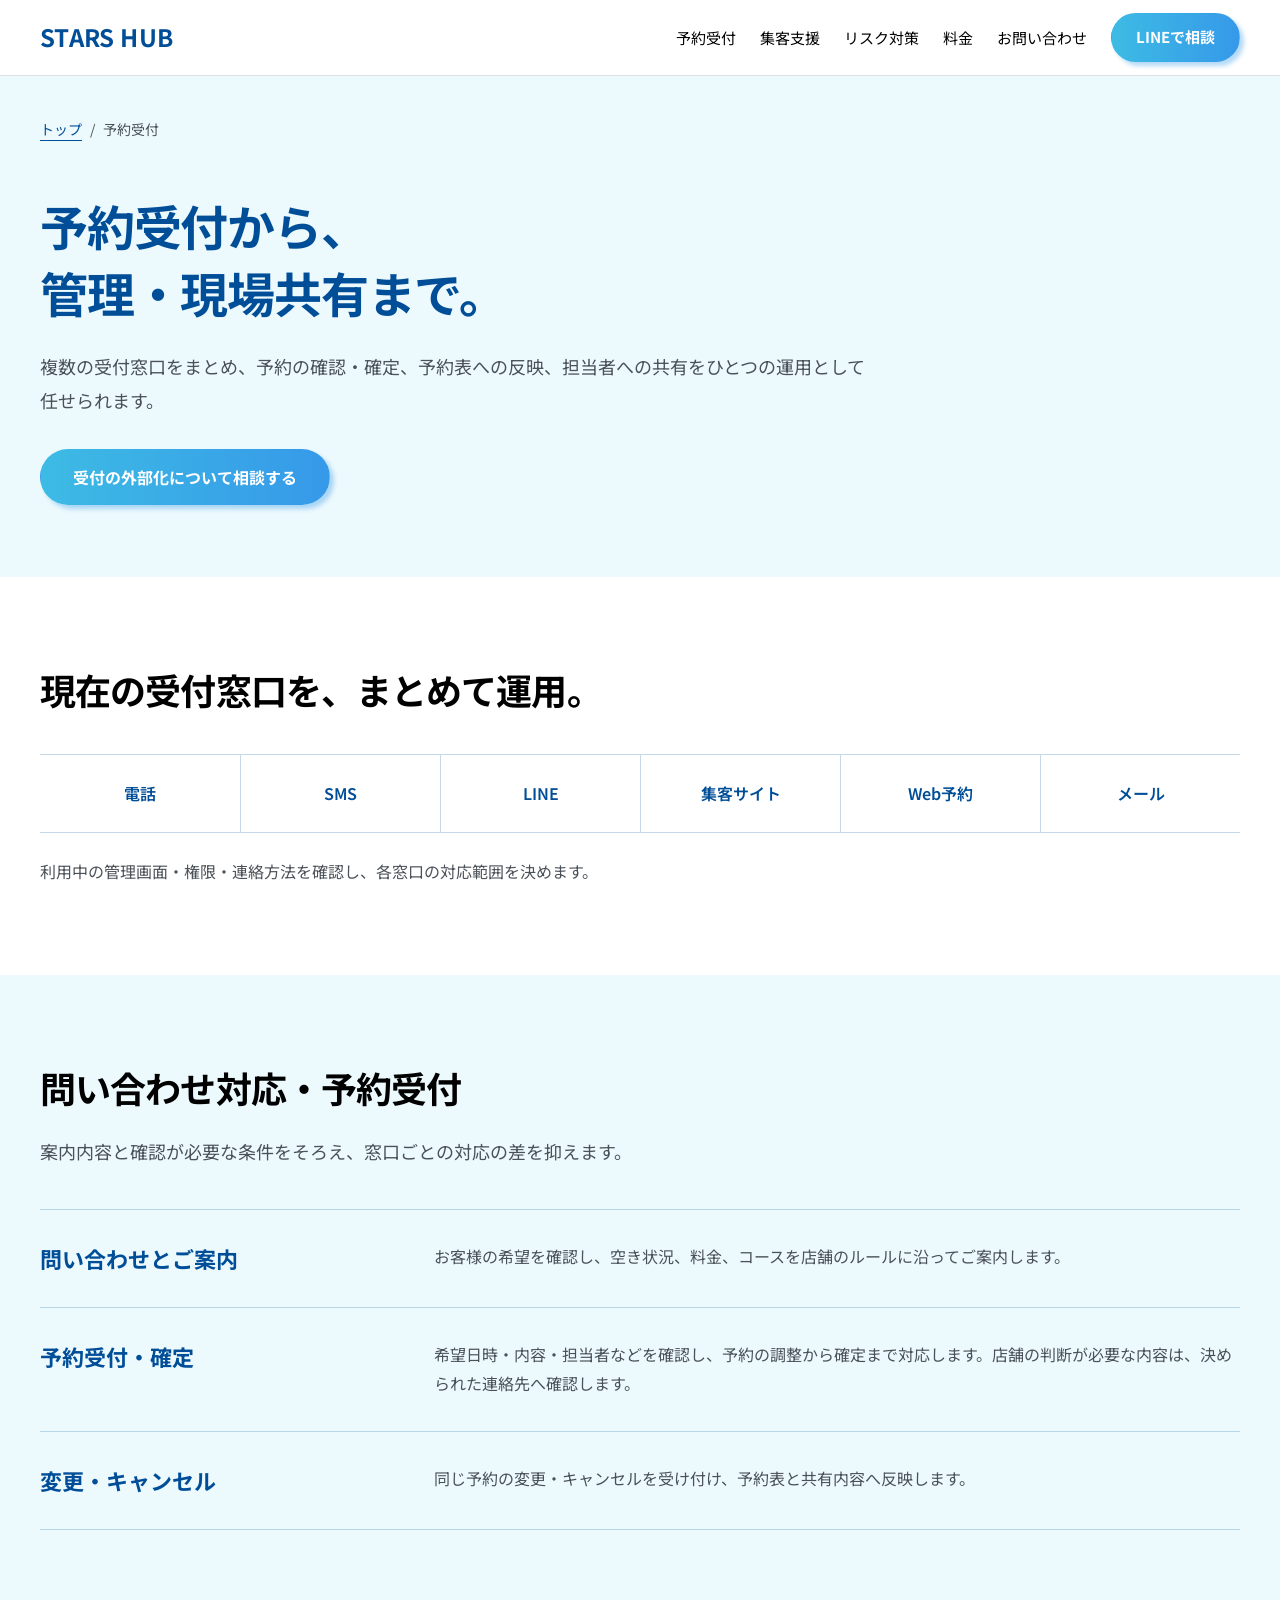
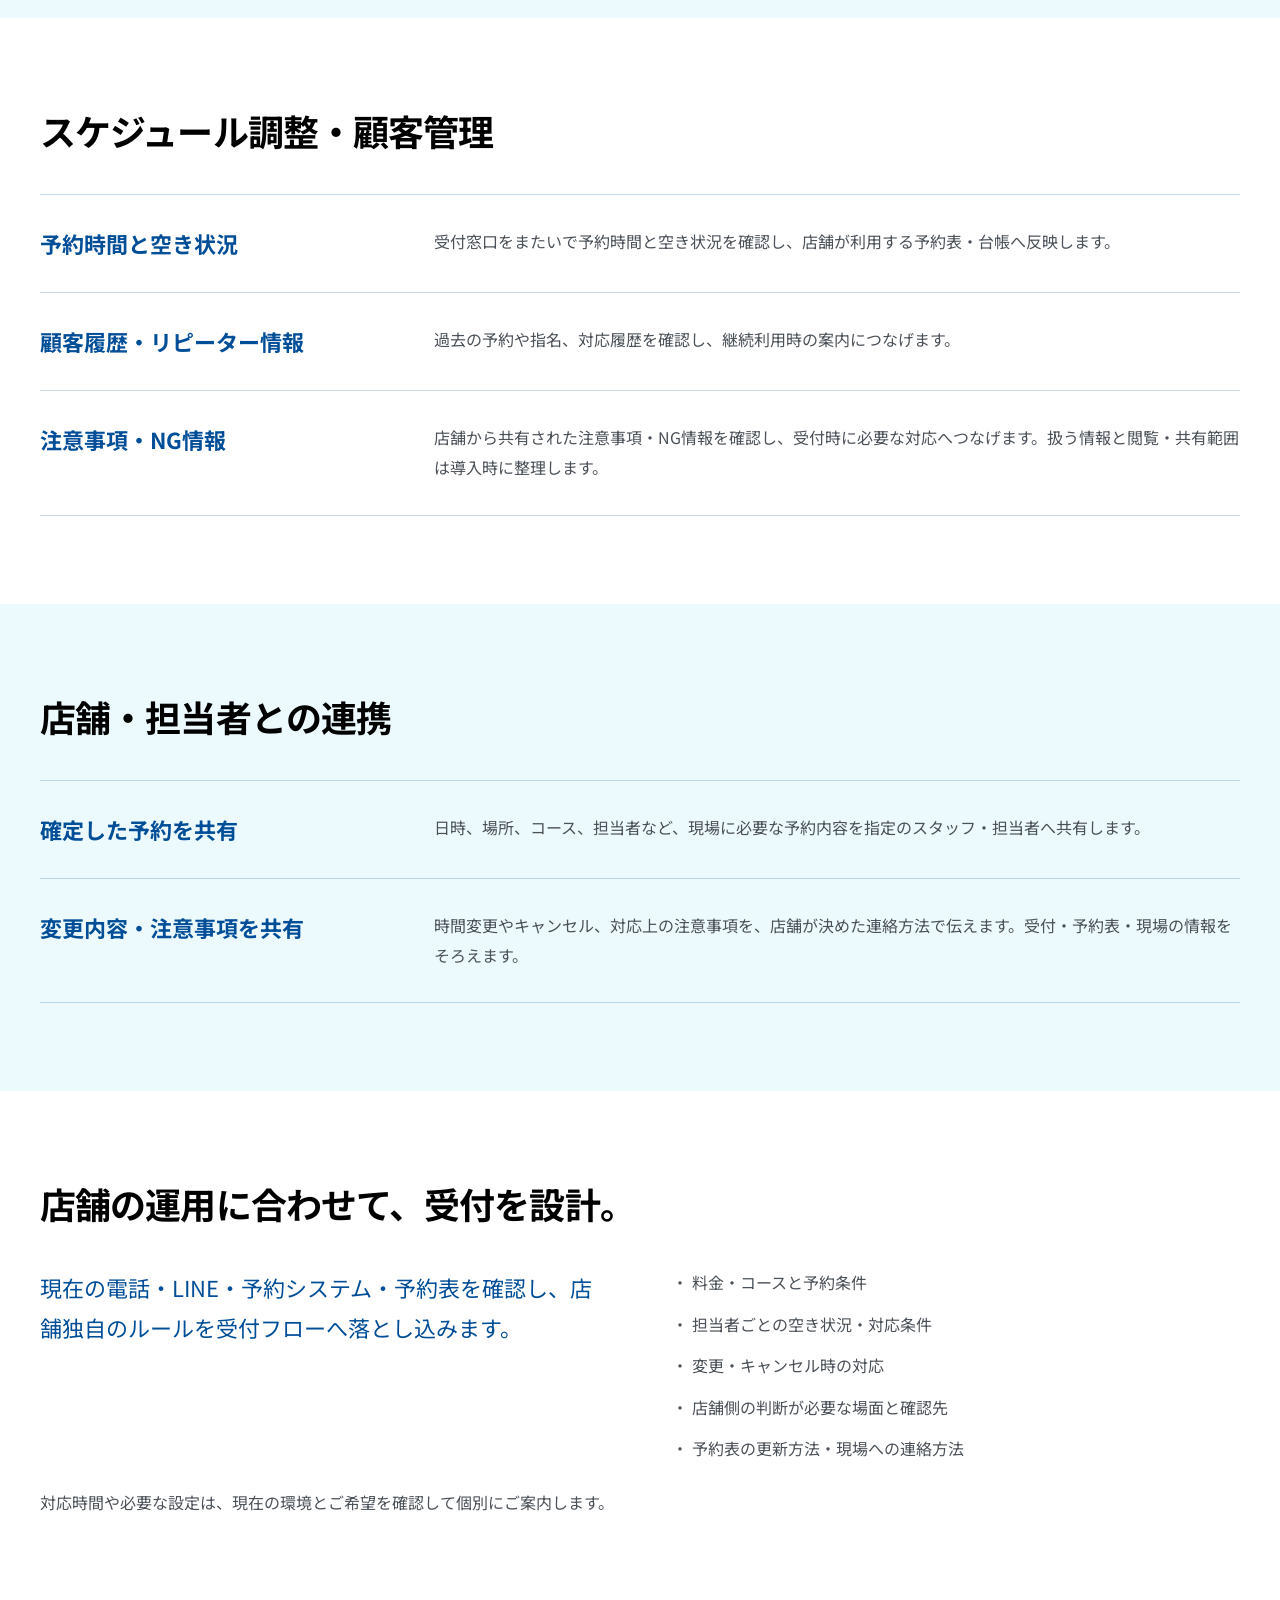
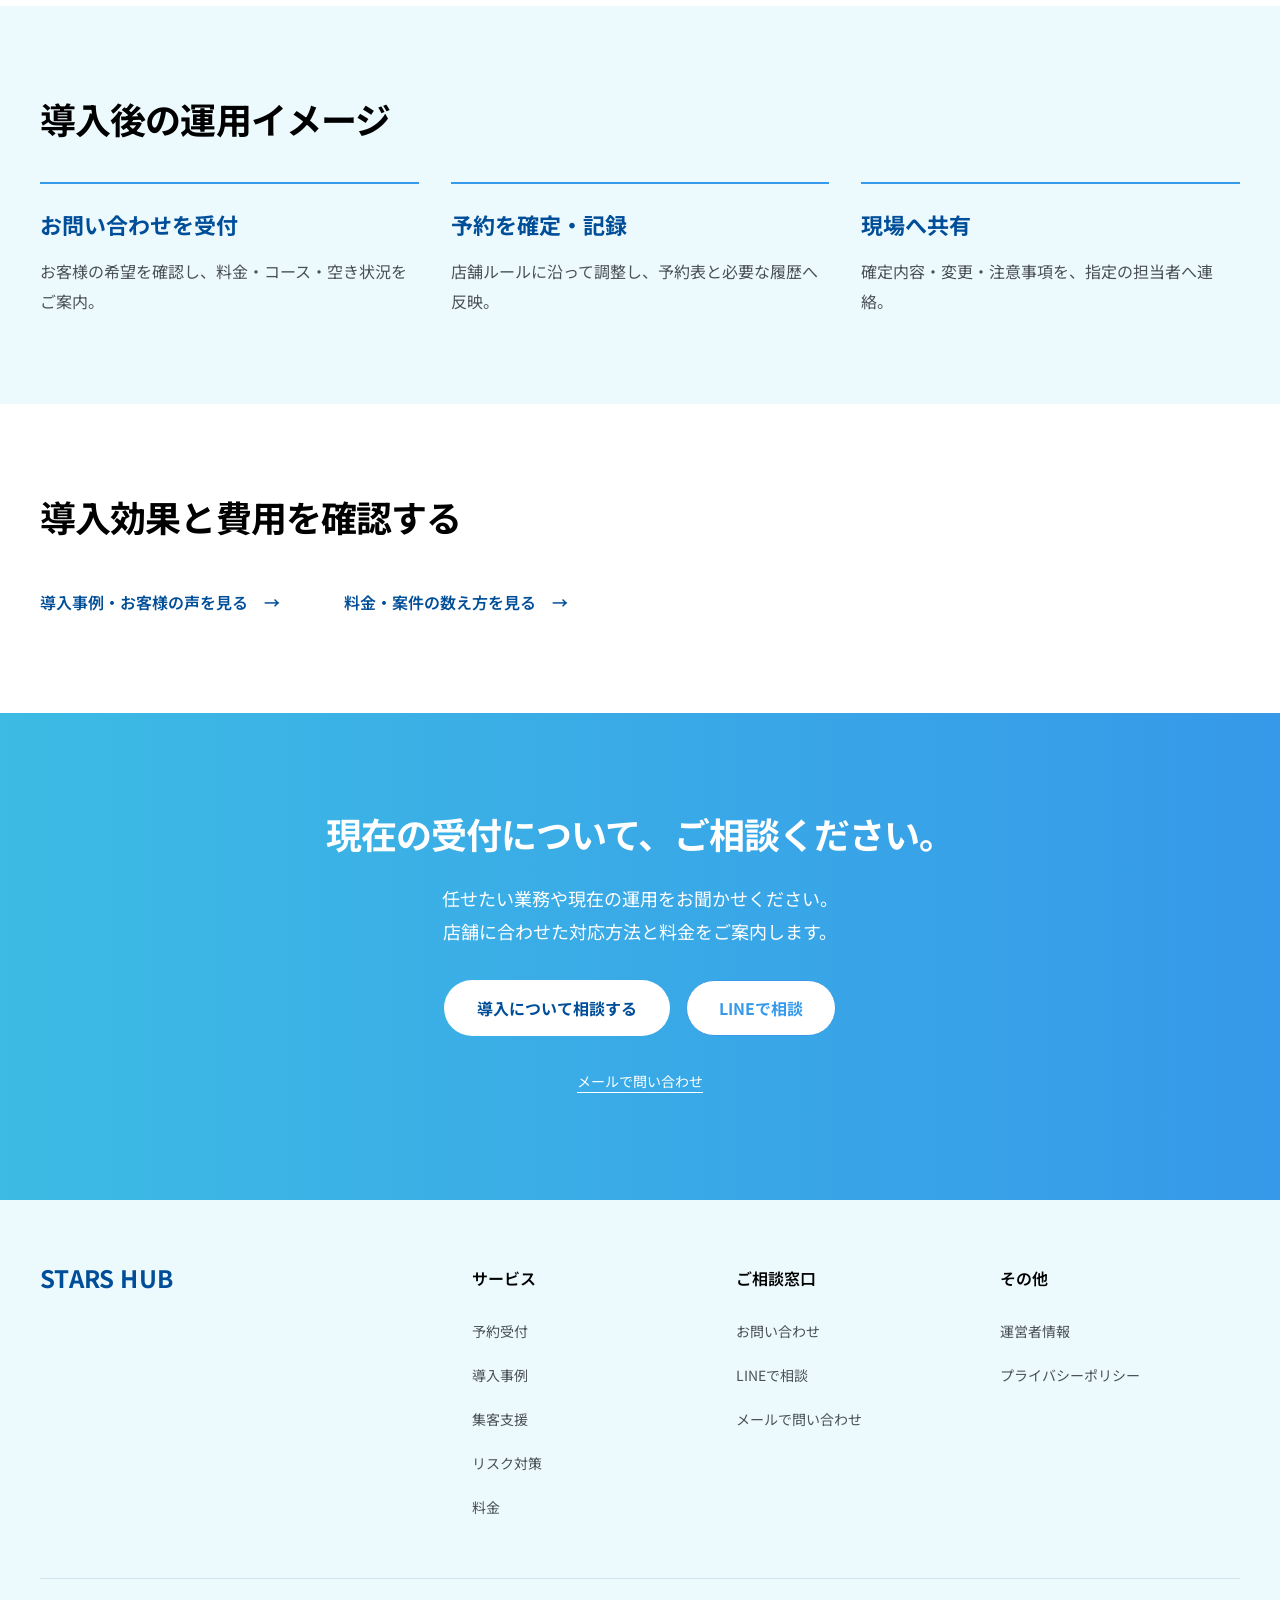
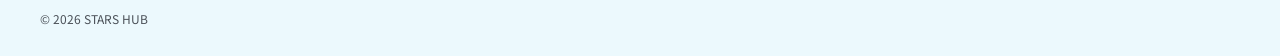
<file: contact-center/index.html>
<!doctype html>
<html lang="ja"><head>
<meta charset="utf-8"><meta name="viewport" content="width=device-width, initial-scale=1">
<title>予約受付・カスタマーサポート STARS HUB</title><meta name="description" content="電話・SMS・LINE・集客サイト・Web予約・メールの問い合わせ対応、予約受付、顧客管理、現場共有まで。店舗の運用に合わせた受付業務の外部化をご案内します。">
<meta name="theme-color" content="#004E98">
<link rel="canonical" href="https://killerword.info/contact-center/"><meta property="og:type" content="website"><meta property="og:site_name" content="STARS HUB"><meta property="og:title" content="予約受付・カスタマーサポート STARS HUB"><meta property="og:description" content="電話・SMS・LINE・集客サイト・Web予約・メールの問い合わせ対応、予約受付、顧客管理、現場共有まで。店舗の運用に合わせた受付業務の外部化をご案内します。"><meta property="og:url" content="https://killerword.info/contact-center/"><meta property="og:image" content="https://killerword.info/assets/ogp.png"><meta property="og:image:width" content="1200"><meta property="og:image:height" content="630"><meta property="og:image:alt" content="STARS HUB すべての予約受付を、ひとつに。">
<meta name="twitter:card" content="summary_large_image"><meta name="twitter:title" content="予約受付・カスタマーサポート STARS HUB"><meta name="twitter:description" content="電話・SMS・LINE・集客サイト・Web予約・メールの問い合わせ対応、予約受付、顧客管理、現場共有まで。店舗の運用に合わせた受付業務の外部化をご案内します。"><meta name="twitter:image" content="https://killerword.info/assets/ogp.png"><meta name="twitter:image:alt" content="STARS HUB すべての予約受付を、ひとつに。">
<link rel="icon" type="image/svg+xml" href="/assets/favicon.svg"><link rel="stylesheet" href="/assets/top.css"><link rel="stylesheet" href="/assets/details.css"><script src="/assets/top.js" defer></script>
<!-- Google tag (gtag.js): スターズハブ -->
<script async src="https://www.googletagmanager.com/gtag/js?id=G-8S2N18S2YX"></script>
<script>window.dataLayer = window.dataLayer || []; function gtag(){dataLayer.push(arguments);} gtag('js', new Date()); gtag('config', 'G-8S2N18S2YX');</script>
<link rel="preconnect" href="https://fonts.googleapis.com"><link rel="preconnect" href="https://fonts.gstatic.com" crossorigin><link href="https://fonts.googleapis.com/css2?family=Noto+Sans+JP:wght@400;600;700&amp;display=swap" rel="stylesheet">

<script type="application/ld+json">
{
  "@context": "https://schema.org",
  "@type": "BreadcrumbList",
  "itemListElement": [
    {
      "@type": "ListItem",
      "position": 1,
      "name": "トップ",
      "item": "https://killerword.info/"
    },
    {
      "@type": "ListItem",
      "position": 2,
      "name": "予約受付",
      "item": "https://killerword.info/contact-center/"
    }
  ]
}
</script>
</head><body class="detail-page"><a class="skip-link" href="#main">本文へ移動</a><header class="site-header">
    <div class="container header-inner">
      <a class="brand" href="/" aria-label="STARS HUB トップ">STARS HUB</a>
      <div class="header-actions">
        <a class="button button-primary header-cta" href="https://lin.ee/X0mxy9O" target="_blank" rel="noopener noreferrer">LINEで相談</a>
        <button class="menu-toggle" type="button" aria-expanded="false" aria-controls="site-nav" aria-label="メニューを開く"><span></span><span></span></button>
      </div>
      <nav class="site-nav" id="site-nav" aria-label="メインメニュー">
        <a href="/contact-center/">予約受付</a>
        <a href="/reputation/#growth">集客支援</a>
        <a href="/reputation/#risk">リスク対策</a>
        <a href="/pricing/">料金</a>
        <a href="/contact/">お問い合わせ</a>
        <a class="button button-primary header-cta" href="https://lin.ee/X0mxy9O" target="_blank" rel="noopener noreferrer">LINEで相談</a>
      </nav>
    </div>
  </header><main id="main"><section class="subhero"><div class="container"><p class="breadcrumb"><a href="/">トップ</a><span aria-hidden="true"> / </span>予約受付</p><h1>予約受付から、<br>管理・現場共有まで。</h1><p class="subhero-description">複数の受付窓口をまとめ、予約の確認・確定、予約表への反映、担当者への共有をひとつの運用として任せられます。</p><div class="hero-actions"><a class="button button-primary" href="/contact/">受付の外部化について相談する</a></div></div></section><section class="section"><div class="container"><div class="section-heading"><h2>現在の受付窓口を、まとめて運用。</h2></div><ul class="channel-list"><li>電話</li><li>SMS</li><li>LINE</li><li>集客サイト</li><li>Web予約</li><li>メール</li></ul><p class="detail-note">利用中の管理画面・権限・連絡方法を確認し、各窓口の対応範囲を決めます。</p></div></section><section class="section section-pale"><div class="container"><div class="section-heading"><h2>問い合わせ対応・予約受付</h2><p>案内内容と確認が必要な条件をそろえ、窓口ごとの対応の差を抑えます。</p></div><div class="detail-rows"><article class="detail-row"><h3>問い合わせとご案内</h3><div><p>お客様の希望を確認し、空き状況、料金、コースを店舗のルールに沿ってご案内します。</p></div></article><article class="detail-row"><h3>予約受付・確定</h3><div><p>希望日時・内容・担当者などを確認し、予約の調整から確定まで対応します。店舗の判断が必要な内容は、決められた連絡先へ確認します。</p></div></article><article class="detail-row"><h3>変更・キャンセル</h3><div><p>同じ予約の変更・キャンセルを受け付け、予約表と共有内容へ反映します。</p></div></article></div></div></section><section class="section"><div class="container"><div class="section-heading"><h2>スケジュール調整・顧客管理</h2></div><div class="detail-rows"><article class="detail-row"><h3>予約時間と空き状況</h3><div><p>受付窓口をまたいで予約時間と空き状況を確認し、店舗が利用する予約表・台帳へ反映します。</p></div></article><article class="detail-row"><h3>顧客履歴・リピーター情報</h3><div><p>過去の予約や指名、対応履歴を確認し、継続利用時の案内につなげます。</p></div></article><article class="detail-row"><h3>注意事項・NG情報</h3><div><p>店舗から共有された注意事項・NG情報を確認し、受付時に必要な対応へつなげます。扱う情報と閲覧・共有範囲は導入時に整理します。</p></div></article></div></div></section><section class="section section-pale"><div class="container"><div class="section-heading"><h2>店舗・担当者との連携</h2></div><div class="detail-rows"><article class="detail-row"><h3>確定した予約を共有</h3><div><p>日時、場所、コース、担当者など、現場に必要な予約内容を指定のスタッフ・担当者へ共有します。</p></div></article><article class="detail-row"><h3>変更内容・注意事項を共有</h3><div><p>時間変更やキャンセル、対応上の注意事項を、店舗が決めた連絡方法で伝えます。受付・予約表・現場の情報をそろえます。</p></div></article></div></div></section><section class="section"><div class="container"><div class="section-heading"><h2>店舗の運用に合わせて、受付を設計。</h2></div><div class="detail-split"><p class="detail-lead">現在の電話・LINE・予約システム・予約表を確認し、店舗独自のルールを受付フローへ落とし込みます。</p><ul class="detail-list"><li>料金・コースと予約条件</li><li>担当者ごとの空き状況・対応条件</li><li>変更・キャンセル時の対応</li><li>店舗側の判断が必要な場面と確認先</li><li>予約表の更新方法・現場への連絡方法</li></ul></div><p class="detail-note">対応時間や必要な設定は、現在の環境とご希望を確認して個別にご案内します。</p></div></section><section class="section section-pale"><div class="container"><div class="section-heading"><h2>導入後の運用イメージ</h2></div><ol class="operation-sequence"><li><h3>お問い合わせを受付</h3><p>お客様の希望を確認し、料金・コース・空き状況をご案内。</p></li><li><h3>予約を確定・記録</h3><p>店舗ルールに沿って調整し、予約表と必要な履歴へ反映。</p></li><li><h3>現場へ共有</h3><p>確定内容・変更・注意事項を、指定の担当者へ連絡。</p></li></ol></div></section><section class="section"><div class="container"><div class="section-heading"><h2>導入効果と費用を確認する</h2></div><div class="detail-links"><a class="text-link" href="/cases/">導入事例・お客様の声を見る<span aria-hidden="true">→</span></a><a class="text-link" href="/pricing/">料金・案件の数え方を見る<span aria-hidden="true">→</span></a></div></div></section><section class="final-cta"><div class="container"><h2>現在の受付について、ご相談ください。</h2><p>任せたい業務や現在の運用をお聞かせください。<br>店舗に合わせた対応方法と料金をご案内します。</p><div class="cta-actions"><a class="button button-white" href="/contact/">導入について相談する</a><a class="button button-outline-white" href="https://lin.ee/X0mxy9O" target="_blank" rel="noopener noreferrer">LINEで相談</a></div><a class="email-link" href="mailto:m-asakura@killerword.info">メールで問い合わせ</a></div></section></main><footer class="site-footer">
    <div class="container footer-main">
      <a class="brand" href="/" aria-label="STARS HUB トップ">STARS HUB</a>
      <nav class="footer-nav" aria-label="フッターメニュー">
        <div><strong>サービス</strong><a href="/contact-center/">予約受付</a><a href="/cases/">導入事例</a><a href="/reputation/#growth">集客支援</a><a href="/reputation/#risk">リスク対策</a><a href="/pricing/">料金</a></div>
        <div><strong>ご相談窓口</strong><a href="/contact/">お問い合わせ</a><a href="https://lin.ee/X0mxy9O" target="_blank" rel="noopener noreferrer">LINEで相談</a><a href="mailto:m-asakura@killerword.info">メールで問い合わせ</a></div>
        <div><strong>その他</strong><a href="/legal/">運営者情報</a><a href="/privacy/">プライバシーポリシー</a></div>
      </nav>
    </div>
    <div class="container footer-bottom"><small>© 2026 STARS HUB</small></div>
  </footer></body></html>
</file>
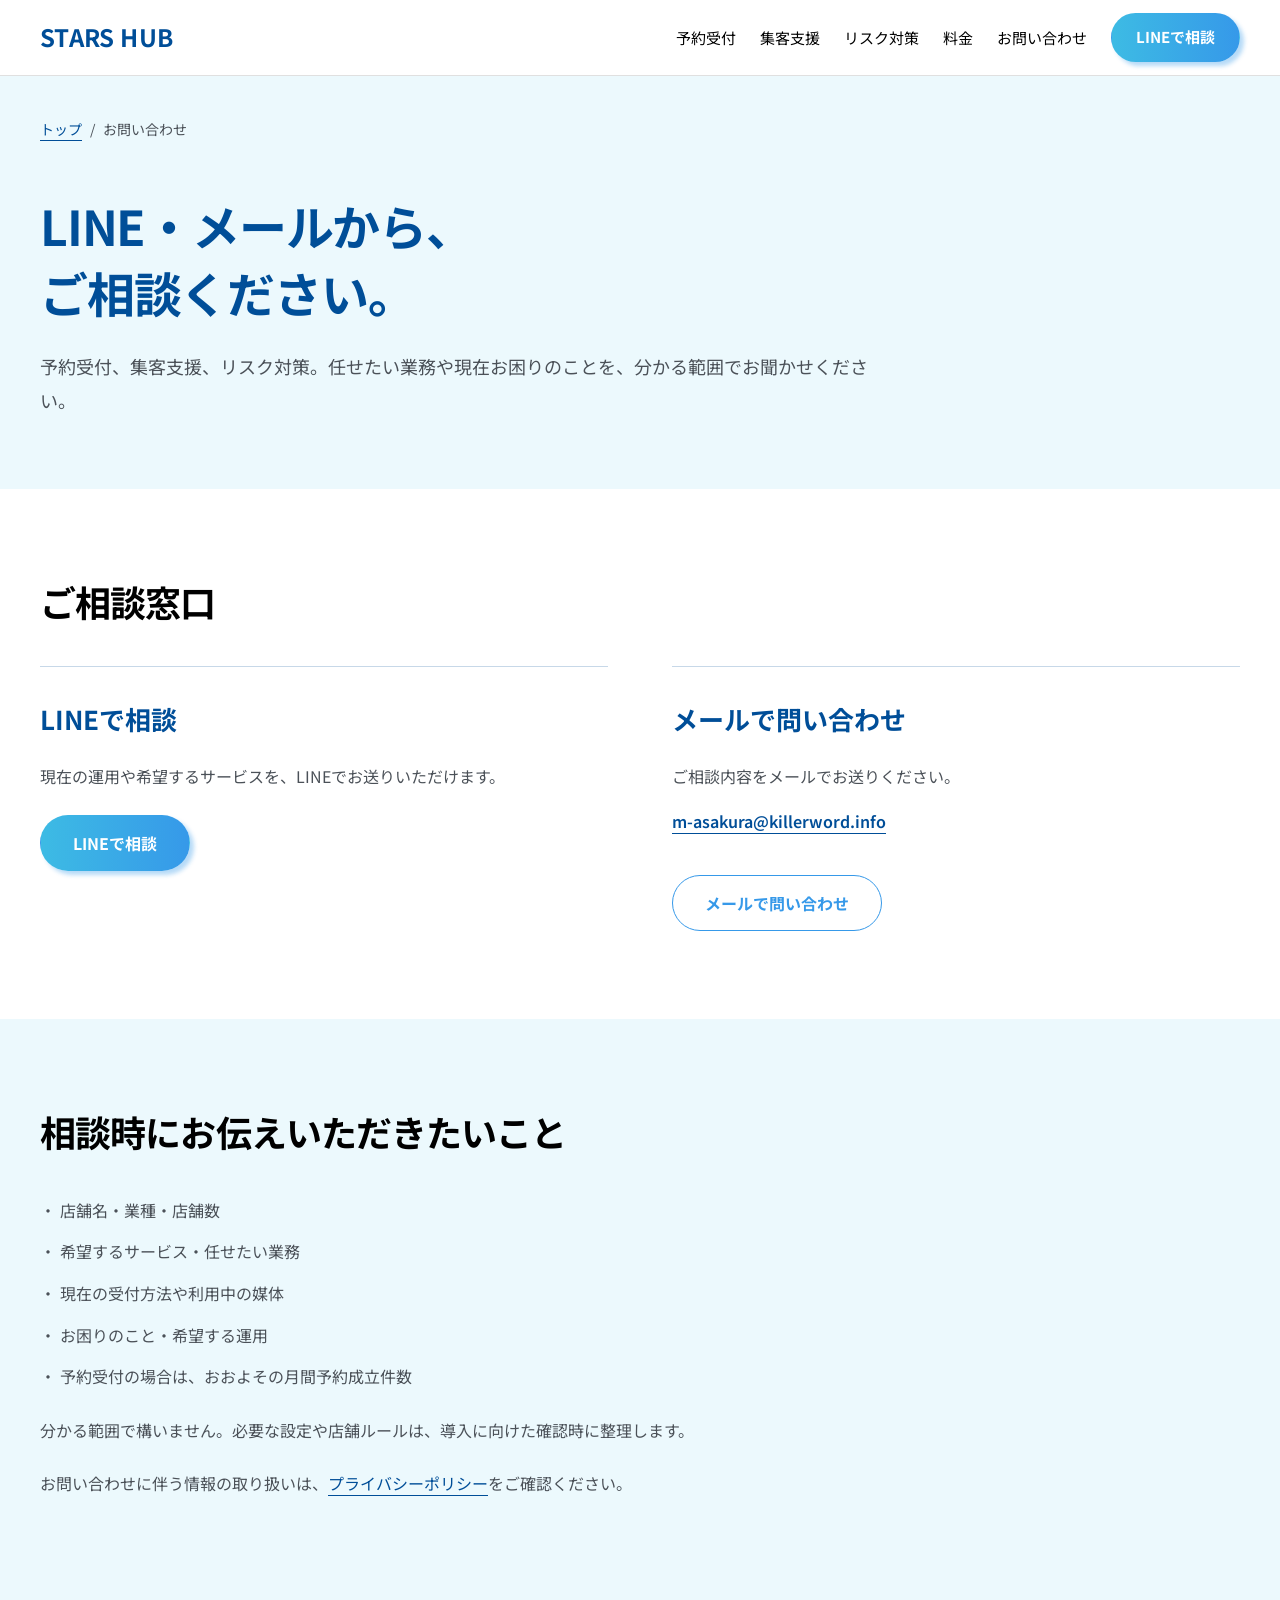
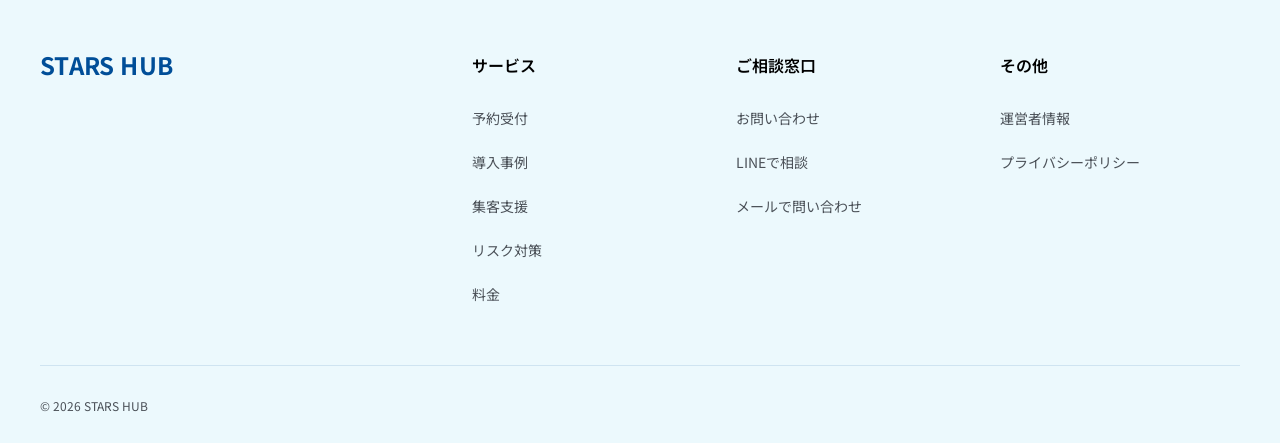
<file: contact/index.html>
<!doctype html>
<html lang="ja"><head>
<meta charset="utf-8"><meta name="viewport" content="width=device-width, initial-scale=1">
<title>お問い合わせ STARS HUB</title><meta name="description" content="STARS HUBへのご相談はLINEまたはメールで。予約受付・カスタマーサポート、集客支援、リスク対策について、現在の運用とご希望をお聞かせください。">
<meta name="theme-color" content="#004E98">
<link rel="canonical" href="https://killerword.info/contact/"><meta property="og:type" content="website"><meta property="og:site_name" content="STARS HUB"><meta property="og:title" content="お問い合わせ STARS HUB"><meta property="og:description" content="STARS HUBへのご相談はLINEまたはメールで。予約受付・カスタマーサポート、集客支援、リスク対策について、現在の運用とご希望をお聞かせください。"><meta property="og:url" content="https://killerword.info/contact/"><meta property="og:image" content="https://killerword.info/assets/ogp.png"><meta property="og:image:width" content="1200"><meta property="og:image:height" content="630"><meta property="og:image:alt" content="STARS HUB すべての予約受付を、ひとつに。">
<meta name="twitter:card" content="summary_large_image"><meta name="twitter:title" content="お問い合わせ STARS HUB"><meta name="twitter:description" content="STARS HUBへのご相談はLINEまたはメールで。予約受付・カスタマーサポート、集客支援、リスク対策について、現在の運用とご希望をお聞かせください。"><meta name="twitter:image" content="https://killerword.info/assets/ogp.png"><meta name="twitter:image:alt" content="STARS HUB すべての予約受付を、ひとつに。">
<link rel="icon" type="image/svg+xml" href="/assets/favicon.svg"><link rel="stylesheet" href="/assets/top.css"><link rel="stylesheet" href="/assets/details.css"><script src="/assets/top.js" defer></script>
<!-- Google tag (gtag.js): スターズハブ -->
<script async src="https://www.googletagmanager.com/gtag/js?id=G-8S2N18S2YX"></script>
<script>window.dataLayer = window.dataLayer || []; function gtag(){dataLayer.push(arguments);} gtag('js', new Date()); gtag('config', 'G-8S2N18S2YX');</script>
<link rel="preconnect" href="https://fonts.googleapis.com"><link rel="preconnect" href="https://fonts.gstatic.com" crossorigin><link href="https://fonts.googleapis.com/css2?family=Noto+Sans+JP:wght@400;600;700&amp;display=swap" rel="stylesheet">

<script type="application/ld+json">
{
  "@context": "https://schema.org",
  "@type": "BreadcrumbList",
  "itemListElement": [
    {
      "@type": "ListItem",
      "position": 1,
      "name": "トップ",
      "item": "https://killerword.info/"
    },
    {
      "@type": "ListItem",
      "position": 2,
      "name": "お問い合わせ",
      "item": "https://killerword.info/contact/"
    }
  ]
}
</script>
</head><body class="detail-page"><a class="skip-link" href="#main">本文へ移動</a><header class="site-header">
    <div class="container header-inner">
      <a class="brand" href="/" aria-label="STARS HUB トップ">STARS HUB</a>
      <div class="header-actions">
        <a class="button button-primary header-cta" href="https://lin.ee/X0mxy9O" target="_blank" rel="noopener noreferrer">LINEで相談</a>
        <button class="menu-toggle" type="button" aria-expanded="false" aria-controls="site-nav" aria-label="メニューを開く"><span></span><span></span></button>
      </div>
      <nav class="site-nav" id="site-nav" aria-label="メインメニュー">
        <a href="/contact-center/">予約受付</a>
        <a href="/reputation/#growth">集客支援</a>
        <a href="/reputation/#risk">リスク対策</a>
        <a href="/pricing/">料金</a>
        <a href="/contact/">お問い合わせ</a>
        <a class="button button-primary header-cta" href="https://lin.ee/X0mxy9O" target="_blank" rel="noopener noreferrer">LINEで相談</a>
      </nav>
    </div>
  </header><main id="main"><section class="subhero"><div class="container"><p class="breadcrumb"><a href="/">トップ</a><span aria-hidden="true"> / </span>お問い合わせ</p><h1>LINE・メールから、<br>ご相談ください。</h1><p class="subhero-description">予約受付、集客支援、リスク対策。任せたい業務や現在お困りのことを、分かる範囲でお聞かせください。</p></div></section><section class="section"><div class="container"><div class="section-heading"><h2>ご相談窓口</h2></div><div class="contact-methods"><article><h3>LINEで相談</h3><p>現在の運用や希望するサービスを、LINEでお送りいただけます。</p><a class="button button-primary" href="https://lin.ee/X0mxy9O" target="_blank" rel="noopener noreferrer">LINEで相談</a></article><article><h3>メールで問い合わせ</h3><p>ご相談内容をメールでお送りください。</p><a class="contact-email" href="mailto:m-asakura@killerword.info">m-asakura@killerword.info</a><a class="button button-secondary" href="mailto:m-asakura@killerword.info">メールで問い合わせ</a></article></div></div></section><section class="section section-pale"><div class="container"><div class="section-heading"><h2>相談時にお伝えいただきたいこと</h2></div><ul class="detail-list"><li>店舗名・業種・店舗数</li><li>希望するサービス・任せたい業務</li><li>現在の受付方法や利用中の媒体</li><li>お困りのこと・希望する運用</li><li>予約受付の場合は、おおよその月間予約成立件数</li></ul><p class="detail-note">分かる範囲で構いません。必要な設定や店舗ルールは、導入に向けた確認時に整理します。</p><p class="detail-note">お問い合わせに伴う情報の取り扱いは、<a href="/privacy/">プライバシーポリシー</a>をご確認ください。</p></div></section></main><footer class="site-footer">
    <div class="container footer-main">
      <a class="brand" href="/" aria-label="STARS HUB トップ">STARS HUB</a>
      <nav class="footer-nav" aria-label="フッターメニュー">
        <div><strong>サービス</strong><a href="/contact-center/">予約受付</a><a href="/cases/">導入事例</a><a href="/reputation/#growth">集客支援</a><a href="/reputation/#risk">リスク対策</a><a href="/pricing/">料金</a></div>
        <div><strong>ご相談窓口</strong><a href="/contact/">お問い合わせ</a><a href="https://lin.ee/X0mxy9O" target="_blank" rel="noopener noreferrer">LINEで相談</a><a href="mailto:m-asakura@killerword.info">メールで問い合わせ</a></div>
        <div><strong>その他</strong><a href="/legal/">運営者情報</a><a href="/privacy/">プライバシーポリシー</a></div>
      </nav>
    </div>
    <div class="container footer-bottom"><small>© 2026 STARS HUB</small></div>
  </footer></body></html>
</file>
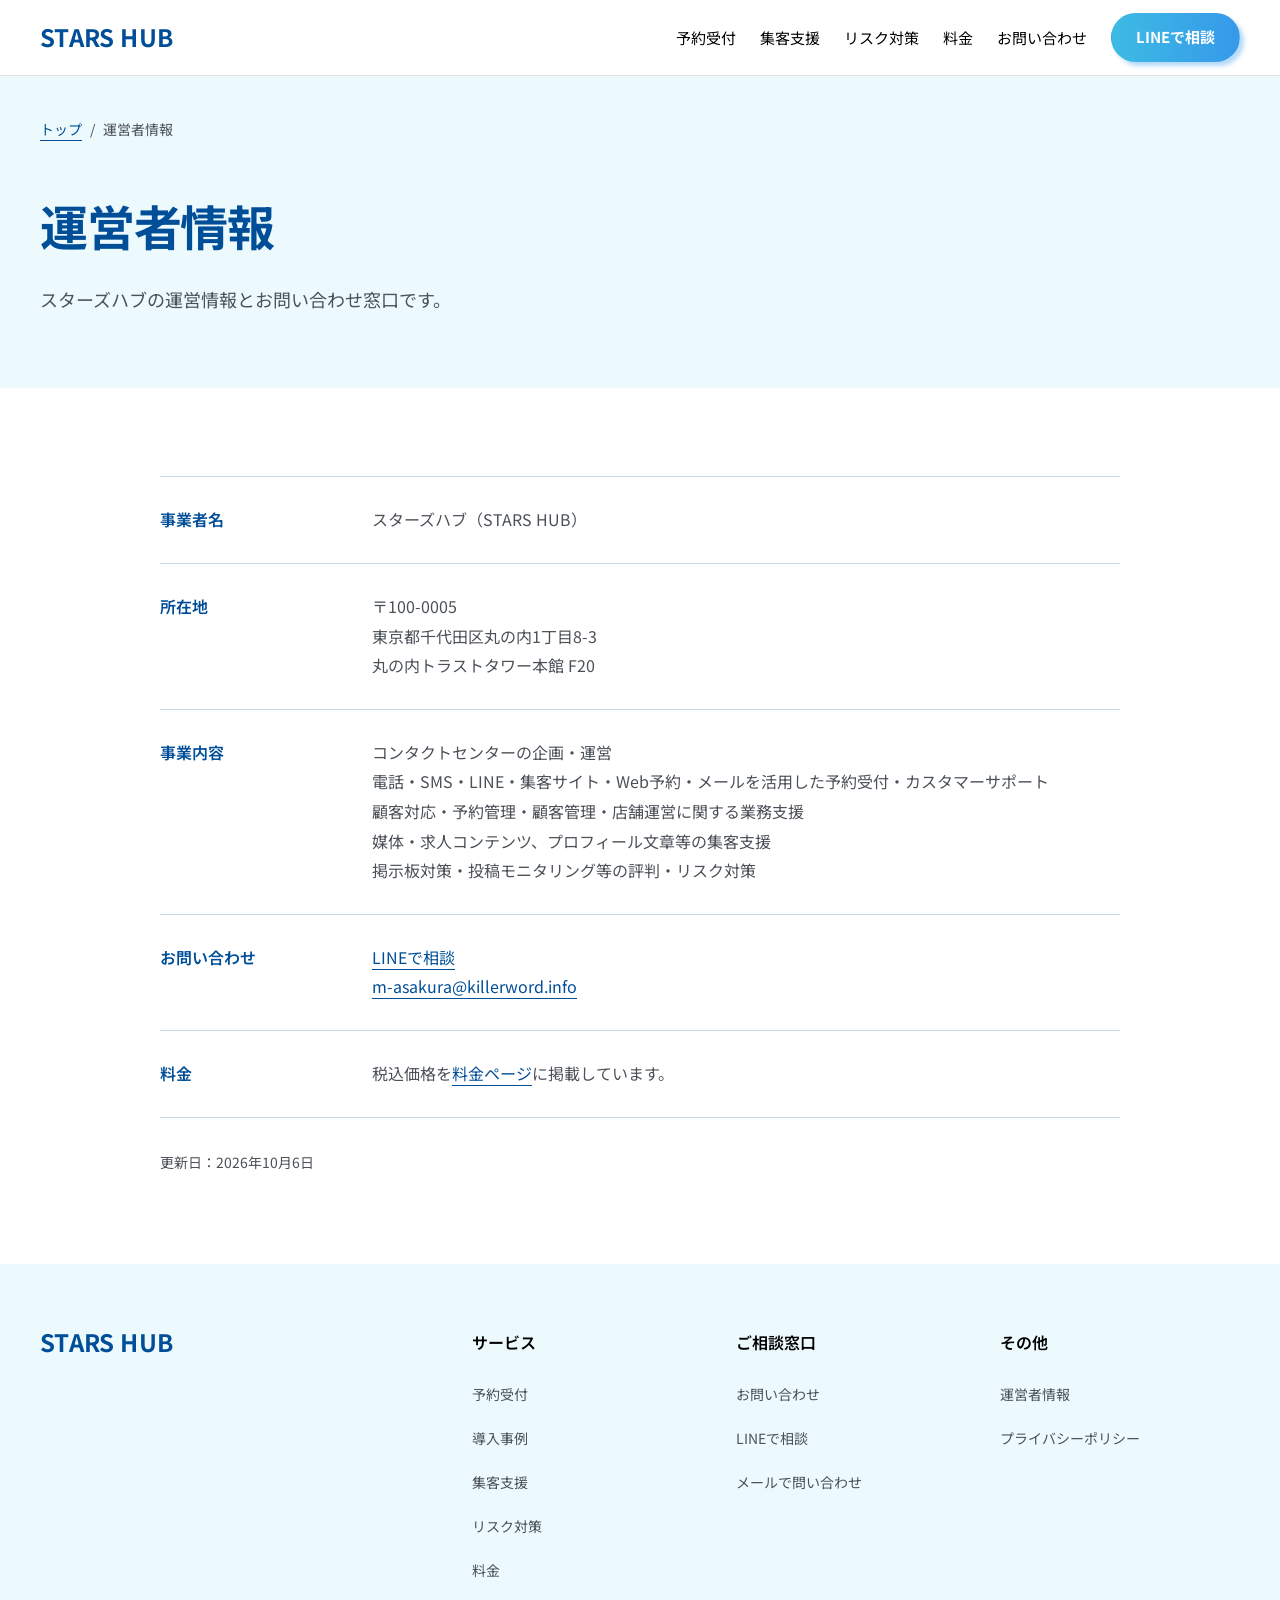
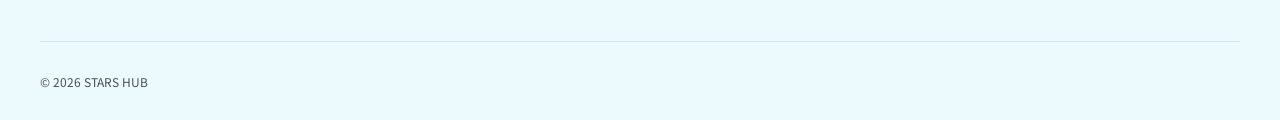
<file: legal/index.html>
<!doctype html>
<html lang="ja"><head>
<meta charset="utf-8"><meta name="viewport" content="width=device-width, initial-scale=1">
<title>運営者情報 STARS HUB</title><meta name="description" content="STARS HUBの事業者情報、所在地、事業内容とお問い合わせ窓口をご案内します。">
<meta name="theme-color" content="#004E98">
<link rel="canonical" href="https://killerword.info/legal/"><meta property="og:type" content="website"><meta property="og:site_name" content="STARS HUB"><meta property="og:title" content="運営者情報 STARS HUB"><meta property="og:description" content="STARS HUBの事業者情報、所在地、事業内容とお問い合わせ窓口をご案内します。"><meta property="og:url" content="https://killerword.info/legal/"><meta property="og:image" content="https://killerword.info/assets/ogp.png"><meta property="og:image:width" content="1200"><meta property="og:image:height" content="630"><meta property="og:image:alt" content="STARS HUB すべての予約受付を、ひとつに。">
<meta name="twitter:card" content="summary_large_image"><meta name="twitter:title" content="運営者情報 STARS HUB"><meta name="twitter:description" content="STARS HUBの事業者情報、所在地、事業内容とお問い合わせ窓口をご案内します。"><meta name="twitter:image" content="https://killerword.info/assets/ogp.png"><meta name="twitter:image:alt" content="STARS HUB すべての予約受付を、ひとつに。">
<link rel="icon" type="image/svg+xml" href="/assets/favicon.svg"><link rel="stylesheet" href="/assets/top.css"><link rel="stylesheet" href="/assets/details.css"><script src="/assets/top.js" defer></script>
<!-- Google tag (gtag.js): スターズハブ -->
<script async src="https://www.googletagmanager.com/gtag/js?id=G-8S2N18S2YX"></script>
<script>window.dataLayer = window.dataLayer || []; function gtag(){dataLayer.push(arguments);} gtag('js', new Date()); gtag('config', 'G-8S2N18S2YX');</script>
<link rel="preconnect" href="https://fonts.googleapis.com"><link rel="preconnect" href="https://fonts.gstatic.com" crossorigin><link href="https://fonts.googleapis.com/css2?family=Noto+Sans+JP:wght@400;600;700&amp;display=swap" rel="stylesheet">

<script type="application/ld+json">
{
  "@context": "https://schema.org",
  "@type": "BreadcrumbList",
  "itemListElement": [
    {
      "@type": "ListItem",
      "position": 1,
      "name": "トップ",
      "item": "https://killerword.info/"
    },
    {
      "@type": "ListItem",
      "position": 2,
      "name": "運営者情報",
      "item": "https://killerword.info/legal/"
    }
  ]
}
</script>
</head><body class="detail-page"><a class="skip-link" href="#main">本文へ移動</a><header class="site-header">
    <div class="container header-inner">
      <a class="brand" href="/" aria-label="STARS HUB トップ">STARS HUB</a>
      <div class="header-actions">
        <a class="button button-primary header-cta" href="https://lin.ee/X0mxy9O" target="_blank" rel="noopener noreferrer">LINEで相談</a>
        <button class="menu-toggle" type="button" aria-expanded="false" aria-controls="site-nav" aria-label="メニューを開く"><span></span><span></span></button>
      </div>
      <nav class="site-nav" id="site-nav" aria-label="メインメニュー">
        <a href="/contact-center/">予約受付</a>
        <a href="/reputation/#growth">集客支援</a>
        <a href="/reputation/#risk">リスク対策</a>
        <a href="/pricing/">料金</a>
        <a href="/contact/">お問い合わせ</a>
        <a class="button button-primary header-cta" href="https://lin.ee/X0mxy9O" target="_blank" rel="noopener noreferrer">LINEで相談</a>
      </nav>
    </div>
  </header><main id="main"><section class="subhero"><div class="container"><p class="breadcrumb"><a href="../">トップ</a><span aria-hidden="true"> / </span>運営者情報</p><p class="eyebrow">運営者情報</p><h1>運営者情報</h1><p class="subhero-description">スターズハブの運営情報とお問い合わせ窓口です。</p></div></section><section class="section"><article class="container document"><dl class="operator-list"><div><dt>事業者名</dt><dd>スターズハブ（STARS HUB）</dd></div><div><dt>所在地</dt><dd>〒100-0005<br>東京都千代田区丸の内1丁目8-3<br>丸の内トラストタワー本館 F20</dd></div><div><dt>事業内容</dt><dd>コンタクトセンターの企画・運営<br>電話・SMS・LINE・集客サイト・Web予約・メールを活用した予約受付・カスタマーサポート<br>顧客対応・予約管理・顧客管理・店舗運営に関する業務支援<br>媒体・求人コンテンツ、プロフィール文章等の集客支援<br>掲示板対策・投稿モニタリング等の評判・リスク対策</dd></div><div><dt>お問い合わせ</dt><dd><a href="https://lin.ee/X0mxy9O" target="_blank" rel="noopener noreferrer">LINEで相談</a><br><a href="mailto:m-asakura@killerword.info">m-asakura@killerword.info</a></dd></div><div><dt>料金</dt><dd>税込価格を<a href="../pricing/">料金ページ</a>に掲載しています。</dd></div></dl><p class="fine-print">更新日：2026年10月6日</p></article></section></main><footer class="site-footer">
    <div class="container footer-main">
      <a class="brand" href="/" aria-label="STARS HUB トップ">STARS HUB</a>
      <nav class="footer-nav" aria-label="フッターメニュー">
        <div><strong>サービス</strong><a href="/contact-center/">予約受付</a><a href="/cases/">導入事例</a><a href="/reputation/#growth">集客支援</a><a href="/reputation/#risk">リスク対策</a><a href="/pricing/">料金</a></div>
        <div><strong>ご相談窓口</strong><a href="/contact/">お問い合わせ</a><a href="https://lin.ee/X0mxy9O" target="_blank" rel="noopener noreferrer">LINEで相談</a><a href="mailto:m-asakura@killerword.info">メールで問い合わせ</a></div>
        <div><strong>その他</strong><a href="/legal/">運営者情報</a><a href="/privacy/">プライバシーポリシー</a></div>
      </nav>
    </div>
    <div class="container footer-bottom"><small>© 2026 STARS HUB</small></div>
  </footer></body></html>
</file>
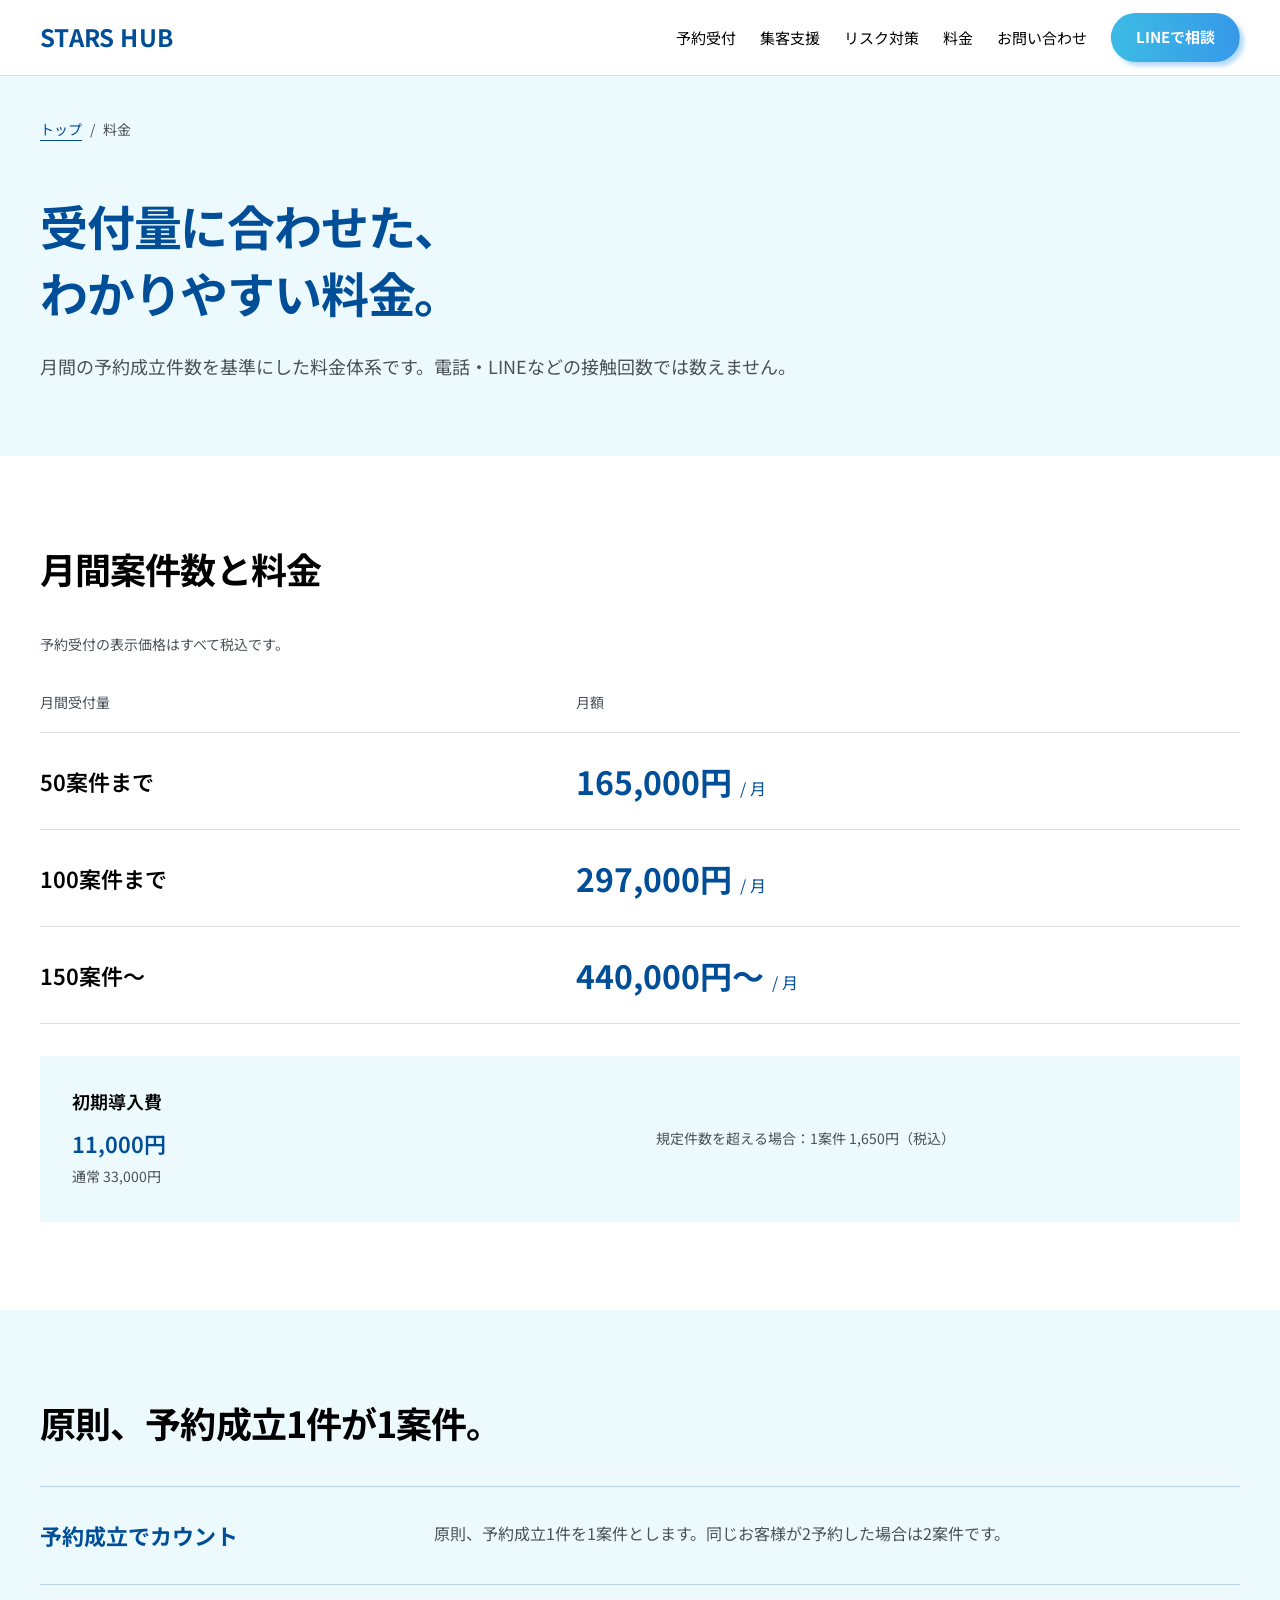
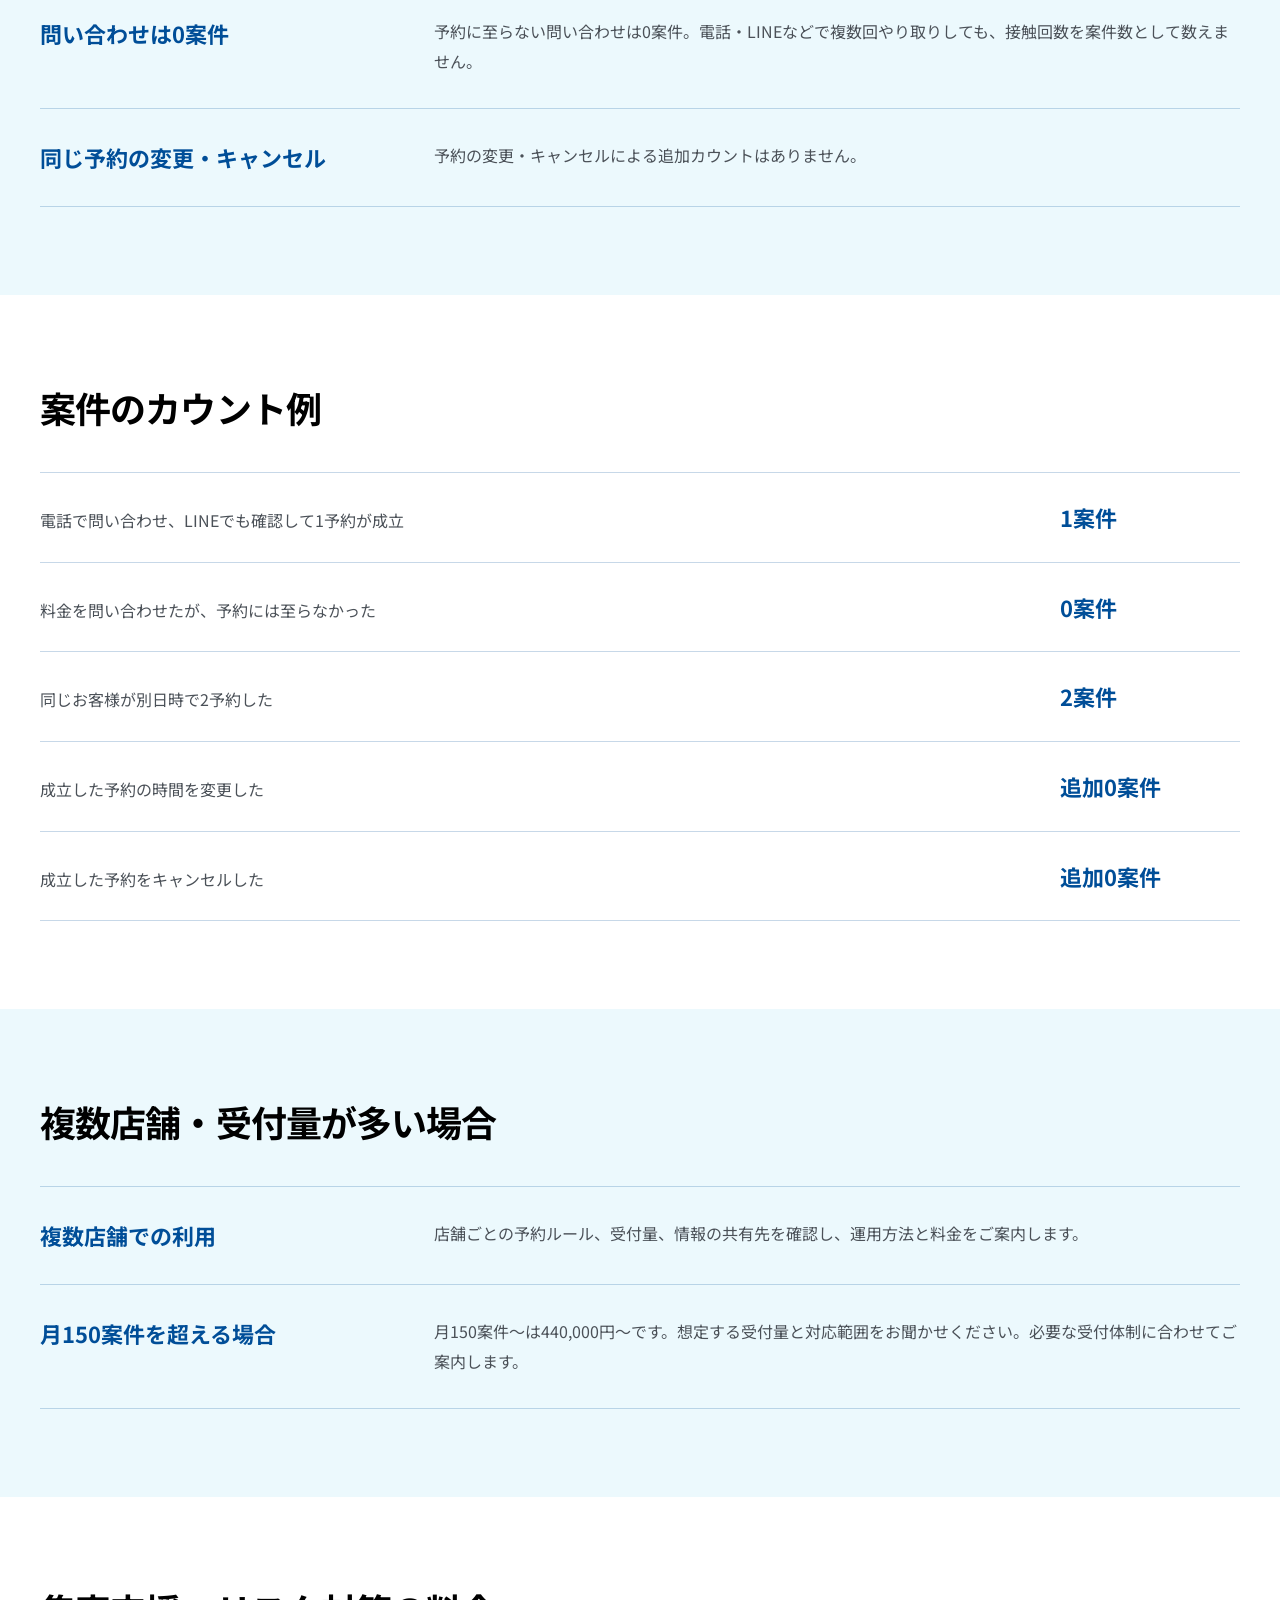
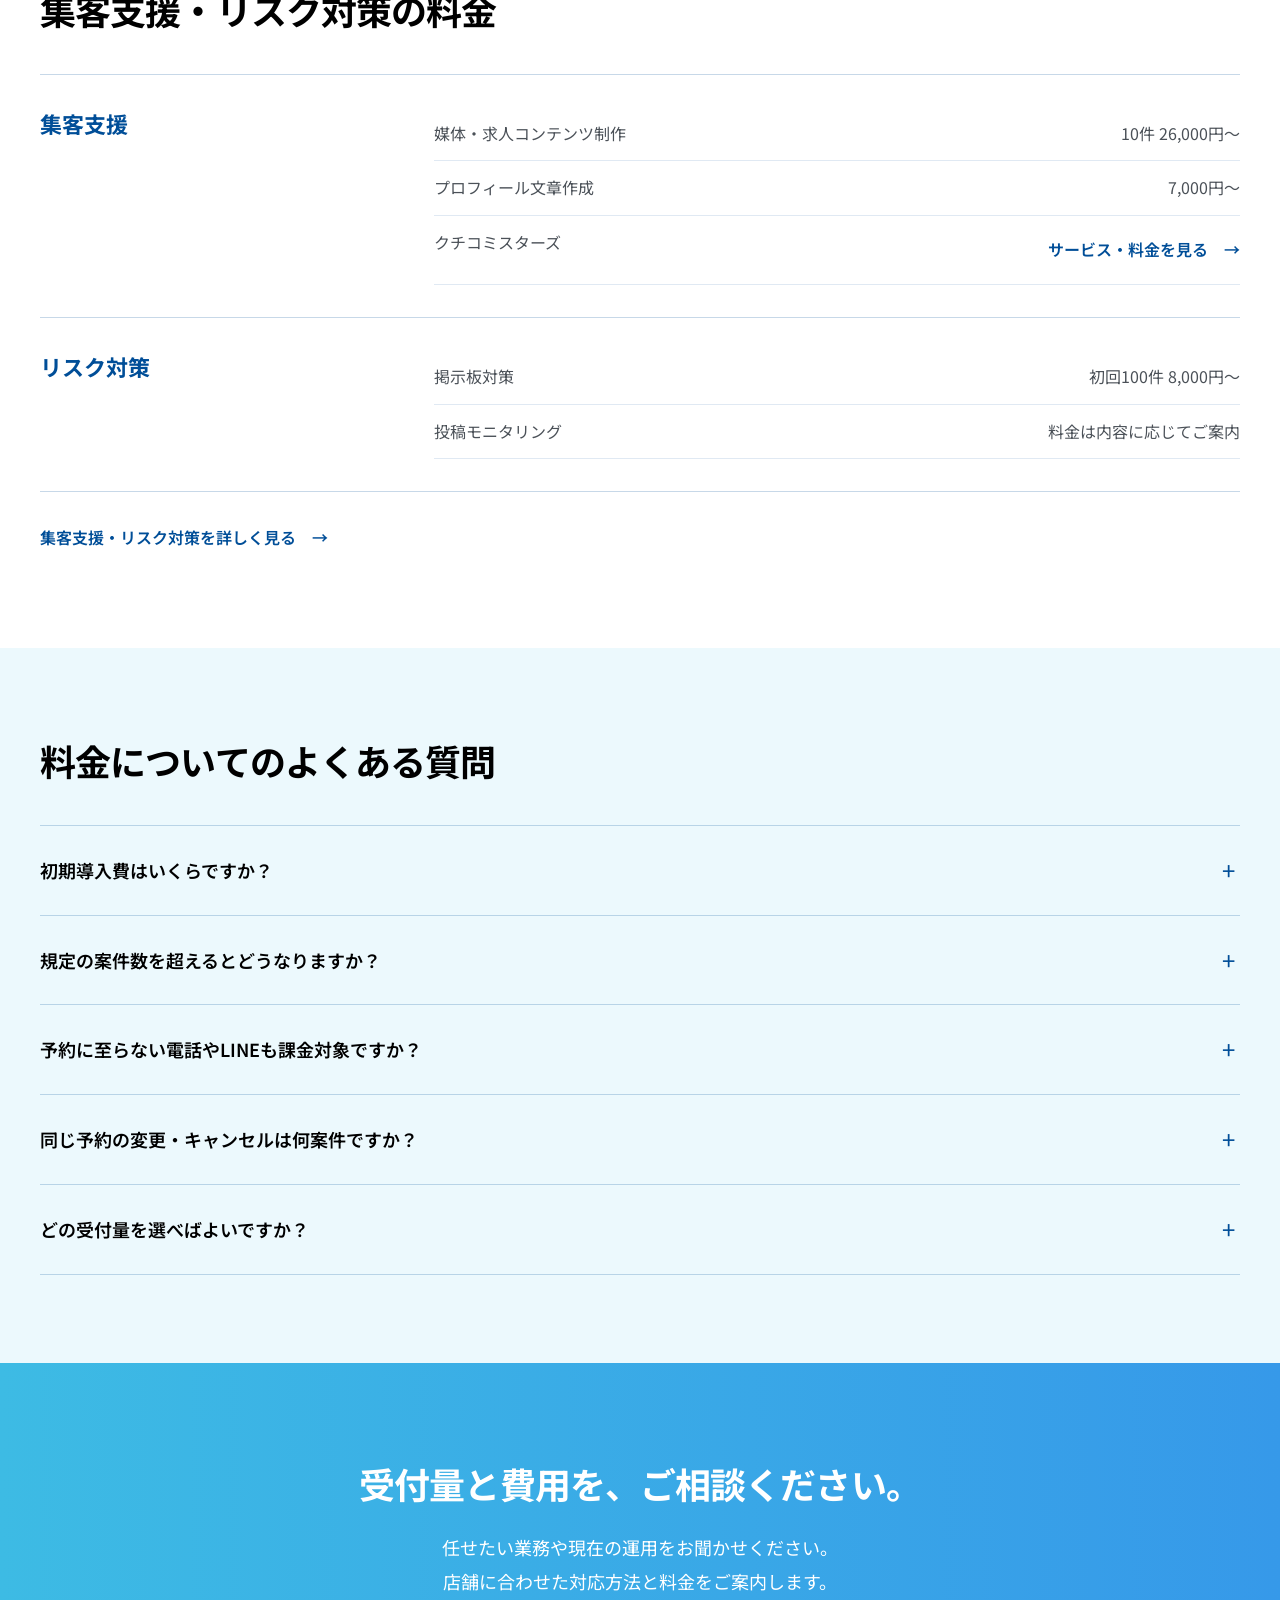
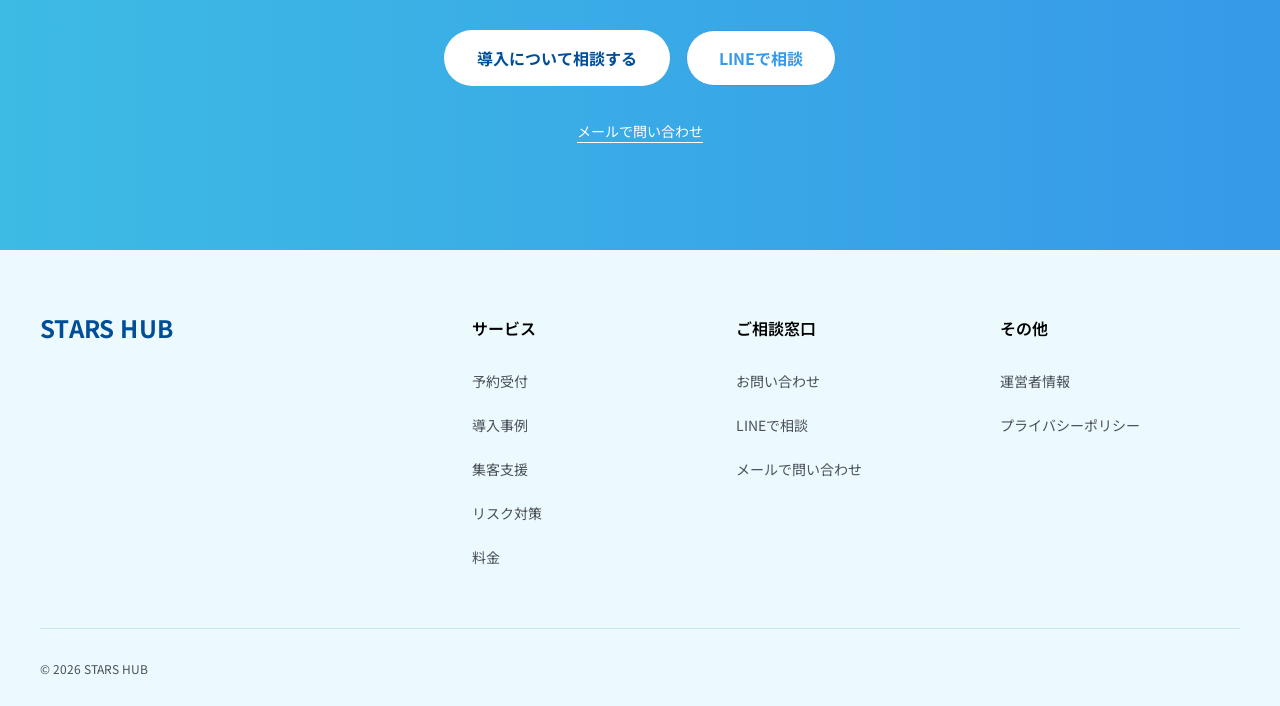
<file: pricing/index.html>
<!doctype html>
<html lang="ja"><head>
<meta charset="utf-8"><meta name="viewport" content="width=device-width, initial-scale=1">
<title>料金・案件の数え方 STARS HUB</title><meta name="description" content="予約受付は月50案件まで165,000円（税込）から。初期導入費11,000円（税込）。規定件数を超える場合：1案件 1,650円（税込）。案件の数え方と、集客支援・リスク対策の料金概要もご案内します。">
<meta name="theme-color" content="#004E98">
<link rel="canonical" href="https://killerword.info/pricing/"><meta property="og:type" content="website"><meta property="og:site_name" content="STARS HUB"><meta property="og:title" content="料金・案件の数え方 STARS HUB"><meta property="og:description" content="予約受付は月50案件まで165,000円（税込）から。初期導入費11,000円（税込）。規定件数を超える場合：1案件 1,650円（税込）。案件の数え方と、集客支援・リスク対策の料金概要もご案内します。"><meta property="og:url" content="https://killerword.info/pricing/"><meta property="og:image" content="https://killerword.info/assets/ogp.png"><meta property="og:image:width" content="1200"><meta property="og:image:height" content="630"><meta property="og:image:alt" content="STARS HUB すべての予約受付を、ひとつに。">
<meta name="twitter:card" content="summary_large_image"><meta name="twitter:title" content="料金・案件の数え方 STARS HUB"><meta name="twitter:description" content="予約受付は月50案件まで165,000円（税込）から。初期導入費11,000円（税込）。規定件数を超える場合：1案件 1,650円（税込）。案件の数え方と、集客支援・リスク対策の料金概要もご案内します。"><meta name="twitter:image" content="https://killerword.info/assets/ogp.png"><meta name="twitter:image:alt" content="STARS HUB すべての予約受付を、ひとつに。">
<link rel="icon" type="image/svg+xml" href="/assets/favicon.svg"><link rel="stylesheet" href="/assets/top.css"><link rel="stylesheet" href="/assets/details.css"><script src="/assets/top.js" defer></script>
<!-- Google tag (gtag.js): スターズハブ -->
<script async src="https://www.googletagmanager.com/gtag/js?id=G-8S2N18S2YX"></script>
<script>window.dataLayer = window.dataLayer || []; function gtag(){dataLayer.push(arguments);} gtag('js', new Date()); gtag('config', 'G-8S2N18S2YX');</script>
<link rel="preconnect" href="https://fonts.googleapis.com"><link rel="preconnect" href="https://fonts.gstatic.com" crossorigin><link href="https://fonts.googleapis.com/css2?family=Noto+Sans+JP:wght@400;600;700&amp;display=swap" rel="stylesheet">

<script type="application/ld+json">
{
  "@context": "https://schema.org",
  "@type": "BreadcrumbList",
  "itemListElement": [
    {
      "@type": "ListItem",
      "position": 1,
      "name": "トップ",
      "item": "https://killerword.info/"
    },
    {
      "@type": "ListItem",
      "position": 2,
      "name": "料金",
      "item": "https://killerword.info/pricing/"
    }
  ]
}
</script>
</head><body class="detail-page"><a class="skip-link" href="#main">本文へ移動</a><header class="site-header">
    <div class="container header-inner">
      <a class="brand" href="/" aria-label="STARS HUB トップ">STARS HUB</a>
      <div class="header-actions">
        <a class="button button-primary header-cta" href="https://lin.ee/X0mxy9O" target="_blank" rel="noopener noreferrer">LINEで相談</a>
        <button class="menu-toggle" type="button" aria-expanded="false" aria-controls="site-nav" aria-label="メニューを開く"><span></span><span></span></button>
      </div>
      <nav class="site-nav" id="site-nav" aria-label="メインメニュー">
        <a href="/contact-center/">予約受付</a>
        <a href="/reputation/#growth">集客支援</a>
        <a href="/reputation/#risk">リスク対策</a>
        <a href="/pricing/">料金</a>
        <a href="/contact/">お問い合わせ</a>
        <a class="button button-primary header-cta" href="https://lin.ee/X0mxy9O" target="_blank" rel="noopener noreferrer">LINEで相談</a>
      </nav>
    </div>
  </header><main id="main"><section class="subhero"><div class="container"><p class="breadcrumb"><a href="/">トップ</a><span aria-hidden="true"> / </span>料金</p><h1>受付量に合わせた、<br>わかりやすい料金。</h1><p class="subhero-description">月間の予約成立件数を基準にした料金体系です。電話・LINEなどの接触回数では数えません。</p></div></section><section class="section"><div class="container"><div class="section-heading"><h2>月間案件数と料金</h2></div><p class="tax-note">予約受付の表示価格はすべて税込です。</p><table class="price-table" aria-label="予約受付の月間案件数別料金">
          <thead><tr><th scope="col">月間受付量</th><th scope="col">月額</th></tr></thead>
          <tbody>
            <tr><th scope="row">50案件まで</th><td><strong>165,000円</strong><span class="price-unit">/ 月</span></td></tr>
            <tr><th scope="row">100案件まで</th><td><strong>297,000円</strong><span class="price-unit">/ 月</span></td></tr>
            <tr><th scope="row">150案件〜</th><td><strong>440,000円〜</strong><span class="price-unit">/ 月</span></td></tr>
          </tbody>
        </table><div class="price-notes">
          <div><h3>初期導入費</h3><p>11,000円<small>通常 33,000円</small></p></div>
          <div class="price-additional"><p>規定件数を超える場合：<span class="nowrap">1案件 1,650円（税込）</span></p></div>
        </div></div></section><section class="section section-pale" id="case"><div class="container"><div class="section-heading"><h2>原則、予約成立1件が1案件。</h2></div><div class="detail-rows"><article class="detail-row"><h3>予約成立でカウント</h3><div><p>原則、予約成立1件を1案件とします。同じお客様が2予約した場合は2案件です。</p></div></article><article class="detail-row"><h3>問い合わせは0案件</h3><div><p>予約に至らない問い合わせは0案件。電話・LINEなどで複数回やり取りしても、接触回数を案件数として数えません。</p></div></article><article class="detail-row"><h3>同じ予約の変更・キャンセル</h3><div><p>予約の変更・キャンセルによる追加カウントはありません。</p></div></article></div></div></section><section class="section"><div class="container"><div class="section-heading"><h2>案件のカウント例</h2></div><dl class="count-examples"><div><dt>電話で問い合わせ、LINEでも確認して1予約が成立</dt><dd>1案件</dd></div><div><dt>料金を問い合わせたが、予約には至らなかった</dt><dd>0案件</dd></div><div><dt>同じお客様が別日時で2予約した</dt><dd>2案件</dd></div><div><dt>成立した予約の時間を変更した</dt><dd>追加0案件</dd></div><div><dt>成立した予約をキャンセルした</dt><dd>追加0案件</dd></div></dl></div></section><section class="section section-pale"><div class="container"><div class="section-heading"><h2>複数店舗・受付量が多い場合</h2></div><div class="detail-rows"><article class="detail-row"><h3>複数店舗での利用</h3><div><p>店舗ごとの予約ルール、受付量、情報の共有先を確認し、運用方法と料金をご案内します。</p></div></article><article class="detail-row"><h3>月150案件を超える場合</h3><div><p>月150案件〜は440,000円〜です。想定する受付量と対応範囲をお聞かせください。必要な受付体制に合わせてご案内します。</p></div></article></div></div></section><section class="section" id="support-pricing"><div class="container"><div class="section-heading"><h2>集客支援・リスク対策の料金</h2></div><div class="detail-rows"><article class="detail-row"><h3>集客支援</h3><div><dl class="service-fees service-fees-summary"><div><dt>媒体・求人コンテンツ制作</dt><dd>10件 26,000円〜</dd></div><div><dt>プロフィール文章作成</dt><dd>7,000円〜</dd></div><div><dt>クチコミスターズ</dt><dd><a class="text-link" href="https://kuchikomi-stars.com/" target="_blank" rel="noopener noreferrer">サービス・料金を見る<span aria-hidden="true">→</span></a></dd></div></dl></div></article><article class="detail-row"><h3>リスク対策</h3><div><dl class="service-fees service-fees-summary"><div><dt>掲示板対策</dt><dd>初回100件 8,000円〜</dd></div><div><dt>投稿モニタリング</dt><dd>料金は内容に応じてご案内</dd></div></dl></div></article></div><a class="text-link" href="/reputation/">集客支援・リスク対策を詳しく見る<span aria-hidden="true">→</span></a></div></section><section class="section section-pale"><div class="container"><div class="section-heading"><h2>料金についてのよくある質問</h2></div><div class="faq-list"><div class="faq-item"><h3><button class="faq-question" type="button" id="pricing-q-1" aria-expanded="true" aria-controls="pricing-a-1"><span>初期導入費はいくらですか？</span><span class="faq-symbol" aria-hidden="true">−</span></button></h3><div class="faq-answer" id="pricing-a-1" role="region" aria-labelledby="pricing-q-1"><p>初期導入費は11,000円（税込）、通常33,000円（税込）です。現在の受付環境と店舗ルールを確認し、運用を設計します。</p></div></div><div class="faq-item"><h3><button class="faq-question" type="button" id="pricing-q-2" aria-expanded="true" aria-controls="pricing-a-2"><span>規定の案件数を超えるとどうなりますか？</span><span class="faq-symbol" aria-hidden="true">−</span></button></h3><div class="faq-answer" id="pricing-a-2" role="region" aria-labelledby="pricing-q-2"><p>規定件数を超える場合：1案件 1,650円（税込）。想定する受付量に合わせて、月間案件数と料金をご案内します。</p></div></div><div class="faq-item"><h3><button class="faq-question" type="button" id="pricing-q-3" aria-expanded="true" aria-controls="pricing-a-3"><span>予約に至らない電話やLINEも課金対象ですか？</span><span class="faq-symbol" aria-hidden="true">−</span></button></h3><div class="faq-answer" id="pricing-a-3" role="region" aria-labelledby="pricing-q-3"><p>予約に至らない問い合わせは0案件です。接触回数では数えず、原則として予約成立1件を1案件とします。</p></div></div><div class="faq-item"><h3><button class="faq-question" type="button" id="pricing-q-4" aria-expanded="true" aria-controls="pricing-a-4"><span>同じ予約の変更・キャンセルは何案件ですか？</span><span class="faq-symbol" aria-hidden="true">−</span></button></h3><div class="faq-answer" id="pricing-a-4" role="region" aria-labelledby="pricing-q-4"><p>同じ予約の変更・キャンセルは追加カウントしません。</p></div></div><div class="faq-item"><h3><button class="faq-question" type="button" id="pricing-q-5" aria-expanded="true" aria-controls="pricing-a-5"><span>どの受付量を選べばよいですか？</span><span class="faq-symbol" aria-hidden="true">−</span></button></h3><div class="faq-answer" id="pricing-a-5" role="region" aria-labelledby="pricing-q-5"><p>現在の月間予約成立件数、店舗数、任せたい窓口を分かる範囲でお知らせください。運用に合わせた料金をご案内します。</p></div></div></div></div></section><section class="final-cta"><div class="container"><h2>受付量と費用を、ご相談ください。</h2><p>任せたい業務や現在の運用をお聞かせください。<br>店舗に合わせた対応方法と料金をご案内します。</p><div class="cta-actions"><a class="button button-white" href="/contact/">導入について相談する</a><a class="button button-outline-white" href="https://lin.ee/X0mxy9O" target="_blank" rel="noopener noreferrer">LINEで相談</a></div><a class="email-link" href="mailto:m-asakura@killerword.info">メールで問い合わせ</a></div></section></main><footer class="site-footer">
    <div class="container footer-main">
      <a class="brand" href="/" aria-label="STARS HUB トップ">STARS HUB</a>
      <nav class="footer-nav" aria-label="フッターメニュー">
        <div><strong>サービス</strong><a href="/contact-center/">予約受付</a><a href="/cases/">導入事例</a><a href="/reputation/#growth">集客支援</a><a href="/reputation/#risk">リスク対策</a><a href="/pricing/">料金</a></div>
        <div><strong>ご相談窓口</strong><a href="/contact/">お問い合わせ</a><a href="https://lin.ee/X0mxy9O" target="_blank" rel="noopener noreferrer">LINEで相談</a><a href="mailto:m-asakura@killerword.info">メールで問い合わせ</a></div>
        <div><strong>その他</strong><a href="/legal/">運営者情報</a><a href="/privacy/">プライバシーポリシー</a></div>
      </nav>
    </div>
    <div class="container footer-bottom"><small>© 2026 STARS HUB</small></div>
  </footer></body></html>
</file>
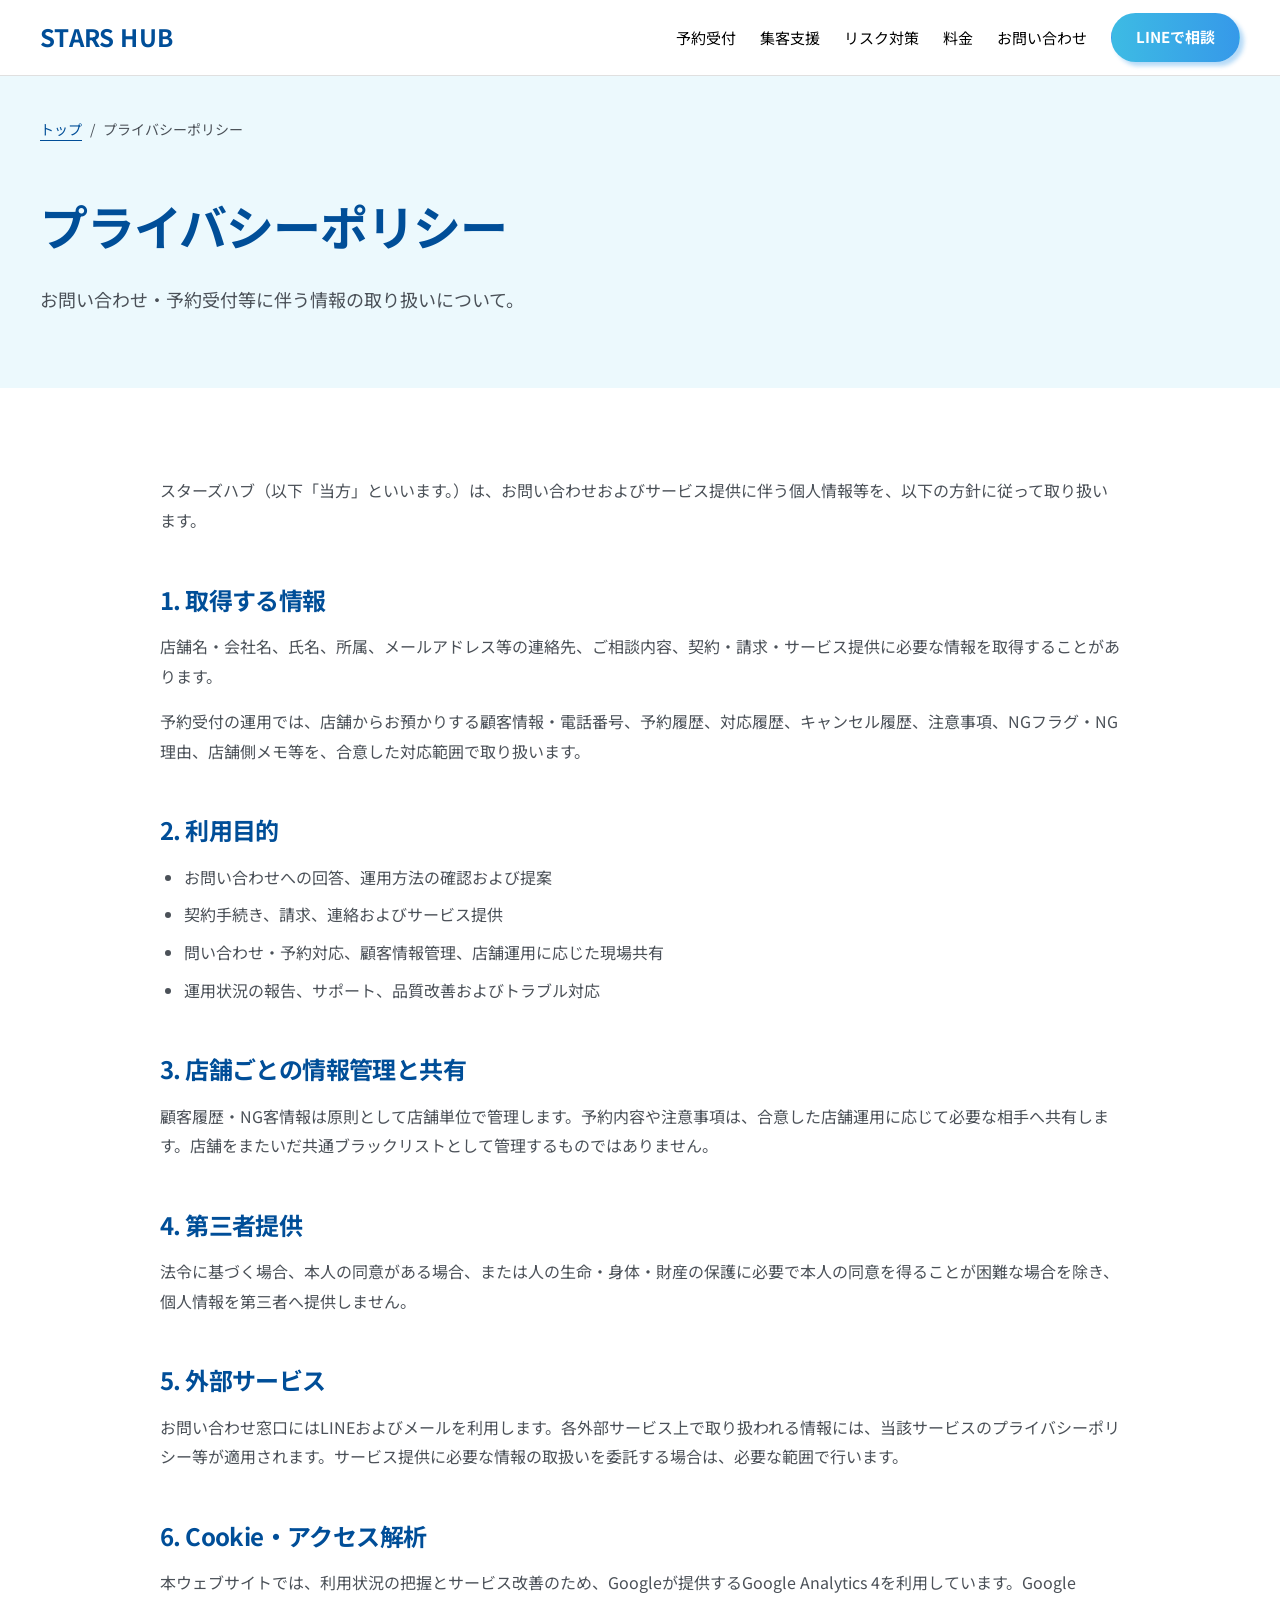
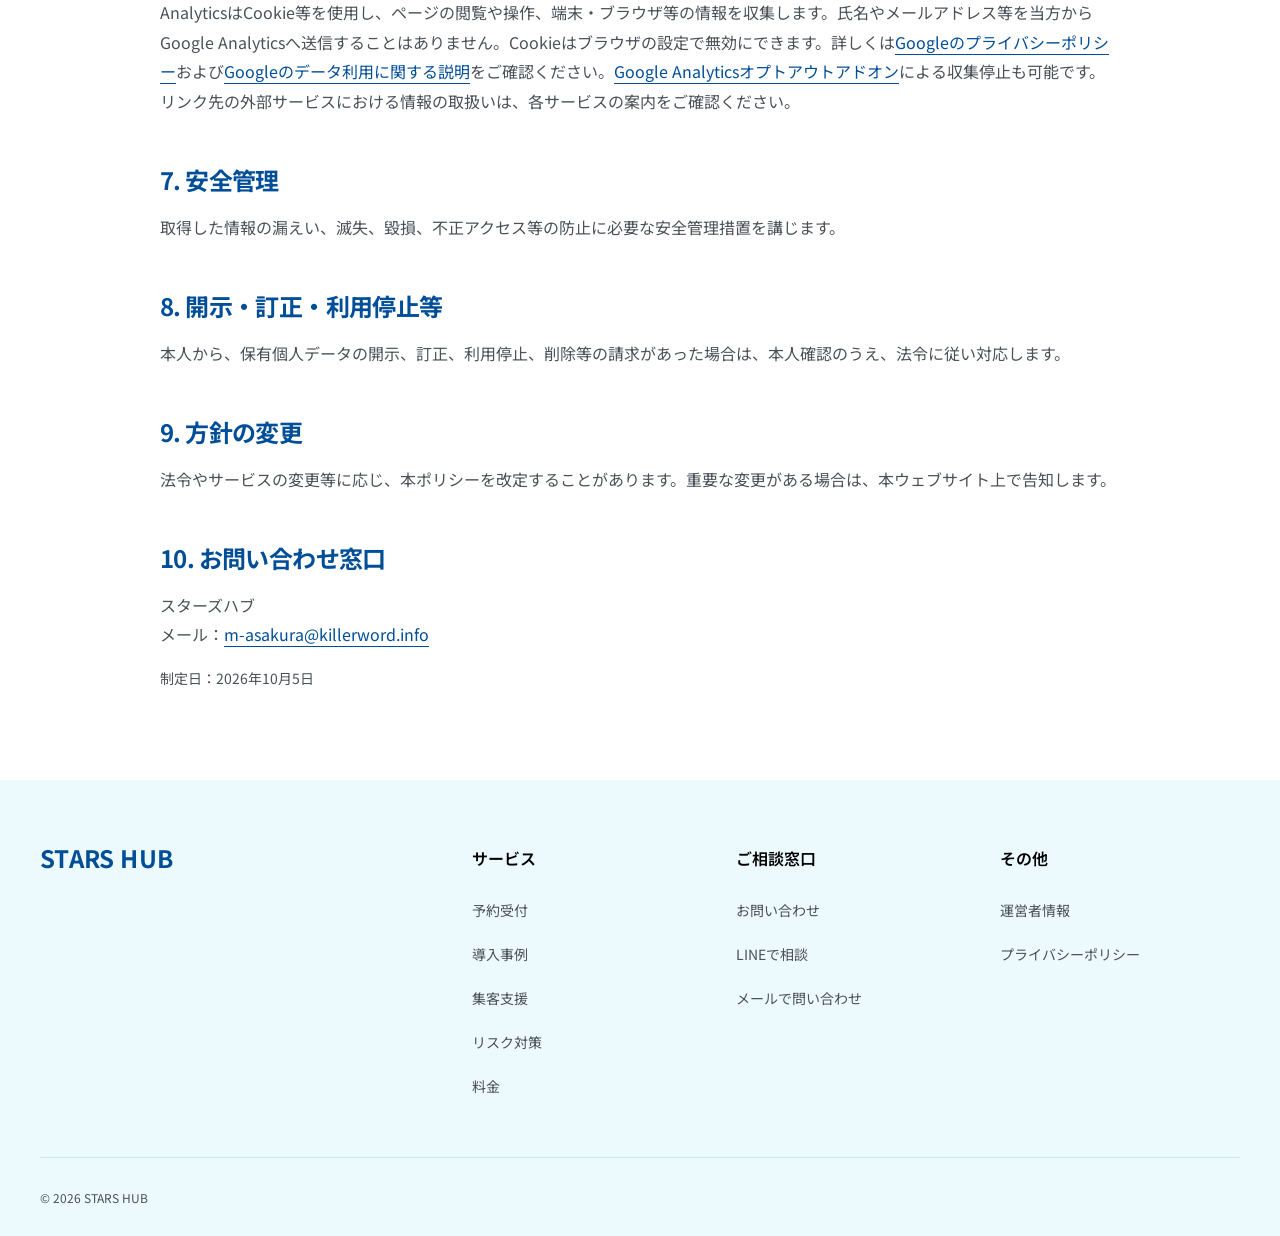
<file: privacy/index.html>
<!doctype html>
<html lang="ja"><head>
<meta charset="utf-8"><meta name="viewport" content="width=device-width, initial-scale=1">
<title>プライバシーポリシー STARS HUB</title><meta name="description" content="お問い合わせ・予約受付等に伴う個人情報や顧客情報の取り扱いについて。">
<meta name="theme-color" content="#004E98">
<link rel="canonical" href="https://killerword.info/privacy/"><meta property="og:type" content="website"><meta property="og:site_name" content="STARS HUB"><meta property="og:title" content="プライバシーポリシー STARS HUB"><meta property="og:description" content="お問い合わせ・予約受付等に伴う個人情報や顧客情報の取り扱いについて。"><meta property="og:url" content="https://killerword.info/privacy/"><meta property="og:image" content="https://killerword.info/assets/ogp.png"><meta property="og:image:width" content="1200"><meta property="og:image:height" content="630"><meta property="og:image:alt" content="STARS HUB すべての予約受付を、ひとつに。">
<meta name="twitter:card" content="summary_large_image"><meta name="twitter:title" content="プライバシーポリシー STARS HUB"><meta name="twitter:description" content="お問い合わせ・予約受付等に伴う個人情報や顧客情報の取り扱いについて。"><meta name="twitter:image" content="https://killerword.info/assets/ogp.png"><meta name="twitter:image:alt" content="STARS HUB すべての予約受付を、ひとつに。">
<link rel="icon" type="image/svg+xml" href="/assets/favicon.svg"><link rel="stylesheet" href="/assets/top.css"><link rel="stylesheet" href="/assets/details.css"><script src="/assets/top.js" defer></script>
<!-- Google tag (gtag.js): スターズハブ -->
<script async src="https://www.googletagmanager.com/gtag/js?id=G-8S2N18S2YX"></script>
<script>window.dataLayer = window.dataLayer || []; function gtag(){dataLayer.push(arguments);} gtag('js', new Date()); gtag('config', 'G-8S2N18S2YX');</script>
<link rel="preconnect" href="https://fonts.googleapis.com"><link rel="preconnect" href="https://fonts.gstatic.com" crossorigin><link href="https://fonts.googleapis.com/css2?family=Noto+Sans+JP:wght@400;600;700&amp;display=swap" rel="stylesheet">

<script type="application/ld+json">
{
  "@context": "https://schema.org",
  "@type": "BreadcrumbList",
  "itemListElement": [
    {
      "@type": "ListItem",
      "position": 1,
      "name": "トップ",
      "item": "https://killerword.info/"
    },
    {
      "@type": "ListItem",
      "position": 2,
      "name": "プライバシーポリシー",
      "item": "https://killerword.info/privacy/"
    }
  ]
}
</script>
</head><body class="detail-page"><a class="skip-link" href="#main">本文へ移動</a><header class="site-header">
    <div class="container header-inner">
      <a class="brand" href="/" aria-label="STARS HUB トップ">STARS HUB</a>
      <div class="header-actions">
        <a class="button button-primary header-cta" href="https://lin.ee/X0mxy9O" target="_blank" rel="noopener noreferrer">LINEで相談</a>
        <button class="menu-toggle" type="button" aria-expanded="false" aria-controls="site-nav" aria-label="メニューを開く"><span></span><span></span></button>
      </div>
      <nav class="site-nav" id="site-nav" aria-label="メインメニュー">
        <a href="/contact-center/">予約受付</a>
        <a href="/reputation/#growth">集客支援</a>
        <a href="/reputation/#risk">リスク対策</a>
        <a href="/pricing/">料金</a>
        <a href="/contact/">お問い合わせ</a>
        <a class="button button-primary header-cta" href="https://lin.ee/X0mxy9O" target="_blank" rel="noopener noreferrer">LINEで相談</a>
      </nav>
    </div>
  </header><main id="main"><section class="subhero"><div class="container"><p class="breadcrumb"><a href="../">トップ</a><span aria-hidden="true"> / </span>プライバシーポリシー</p><p class="eyebrow">プライバシーポリシー</p><h1>プライバシーポリシー</h1><p class="subhero-description">お問い合わせ・予約受付等に伴う情報の取り扱いについて。</p></div></section><section class="section"><article class="container document"><p>スターズハブ（以下「当方」といいます。）は、お問い合わせおよびサービス提供に伴う個人情報等を、以下の方針に従って取り扱います。</p><h2>1. 取得する情報</h2><p>店舗名・会社名、氏名、所属、メールアドレス等の連絡先、ご相談内容、契約・請求・サービス提供に必要な情報を取得することがあります。</p><p>予約受付の運用では、店舗からお預かりする顧客情報・電話番号、予約履歴、対応履歴、キャンセル履歴、注意事項、NGフラグ・NG理由、店舗側メモ等を、合意した対応範囲で取り扱います。</p><h2>2. 利用目的</h2><ul><li>お問い合わせへの回答、運用方法の確認および提案</li><li>契約手続き、請求、連絡およびサービス提供</li><li>問い合わせ・予約対応、顧客情報管理、店舗運用に応じた現場共有</li><li>運用状況の報告、サポート、品質改善およびトラブル対応</li></ul><h2>3. 店舗ごとの情報管理と共有</h2><p>顧客履歴・NG客情報は原則として店舗単位で管理します。予約内容や注意事項は、合意した店舗運用に応じて必要な相手へ共有します。店舗をまたいだ共通ブラックリストとして管理するものではありません。</p><h2>4. 第三者提供</h2><p>法令に基づく場合、本人の同意がある場合、または人の生命・身体・財産の保護に必要で本人の同意を得ることが困難な場合を除き、個人情報を第三者へ提供しません。</p><h2>5. 外部サービス</h2><p>お問い合わせ窓口にはLINEおよびメールを利用します。各外部サービス上で取り扱われる情報には、当該サービスのプライバシーポリシー等が適用されます。サービス提供に必要な情報の取扱いを委託する場合は、必要な範囲で行います。</p><h2>6. Cookie・アクセス解析</h2><p>本ウェブサイトでは、利用状況の把握とサービス改善のため、Googleが提供するGoogle Analytics 4を利用しています。Google AnalyticsはCookie等を使用し、ページの閲覧や操作、端末・ブラウザ等の情報を収集します。氏名やメールアドレス等を当方からGoogle Analyticsへ送信することはありません。Cookieはブラウザの設定で無効にできます。詳しくは<a href="https://policies.google.com/privacy?hl=ja" target="_blank" rel="noopener noreferrer">Googleのプライバシーポリシー</a>および<a href="https://policies.google.com/technologies/partner-sites?hl=ja" target="_blank" rel="noopener noreferrer">Googleのデータ利用に関する説明</a>をご確認ください。<a href="https://tools.google.com/dlpage/gaoptout?hl=ja" target="_blank" rel="noopener noreferrer">Google Analyticsオプトアウトアドオン</a>による収集停止も可能です。リンク先の外部サービスにおける情報の取扱いは、各サービスの案内をご確認ください。</p><h2>7. 安全管理</h2><p>取得した情報の漏えい、滅失、毀損、不正アクセス等の防止に必要な安全管理措置を講じます。</p><h2>8. 開示・訂正・利用停止等</h2><p>本人から、保有個人データの開示、訂正、利用停止、削除等の請求があった場合は、本人確認のうえ、法令に従い対応します。</p><h2>9. 方針の変更</h2><p>法令やサービスの変更等に応じ、本ポリシーを改定することがあります。重要な変更がある場合は、本ウェブサイト上で告知します。</p><h2>10. お問い合わせ窓口</h2><p>スターズハブ<br>メール：<a href="mailto:m-asakura@killerword.info">m-asakura@killerword.info</a></p><p class="fine-print">制定日：2026年10月5日</p></article></section></main><footer class="site-footer">
    <div class="container footer-main">
      <a class="brand" href="/" aria-label="STARS HUB トップ">STARS HUB</a>
      <nav class="footer-nav" aria-label="フッターメニュー">
        <div><strong>サービス</strong><a href="/contact-center/">予約受付</a><a href="/cases/">導入事例</a><a href="/reputation/#growth">集客支援</a><a href="/reputation/#risk">リスク対策</a><a href="/pricing/">料金</a></div>
        <div><strong>ご相談窓口</strong><a href="/contact/">お問い合わせ</a><a href="https://lin.ee/X0mxy9O" target="_blank" rel="noopener noreferrer">LINEで相談</a><a href="mailto:m-asakura@killerword.info">メールで問い合わせ</a></div>
        <div><strong>その他</strong><a href="/legal/">運営者情報</a><a href="/privacy/">プライバシーポリシー</a></div>
      </nav>
    </div>
    <div class="container footer-bottom"><small>© 2026 STARS HUB</small></div>
  </footer></body></html>
</file>
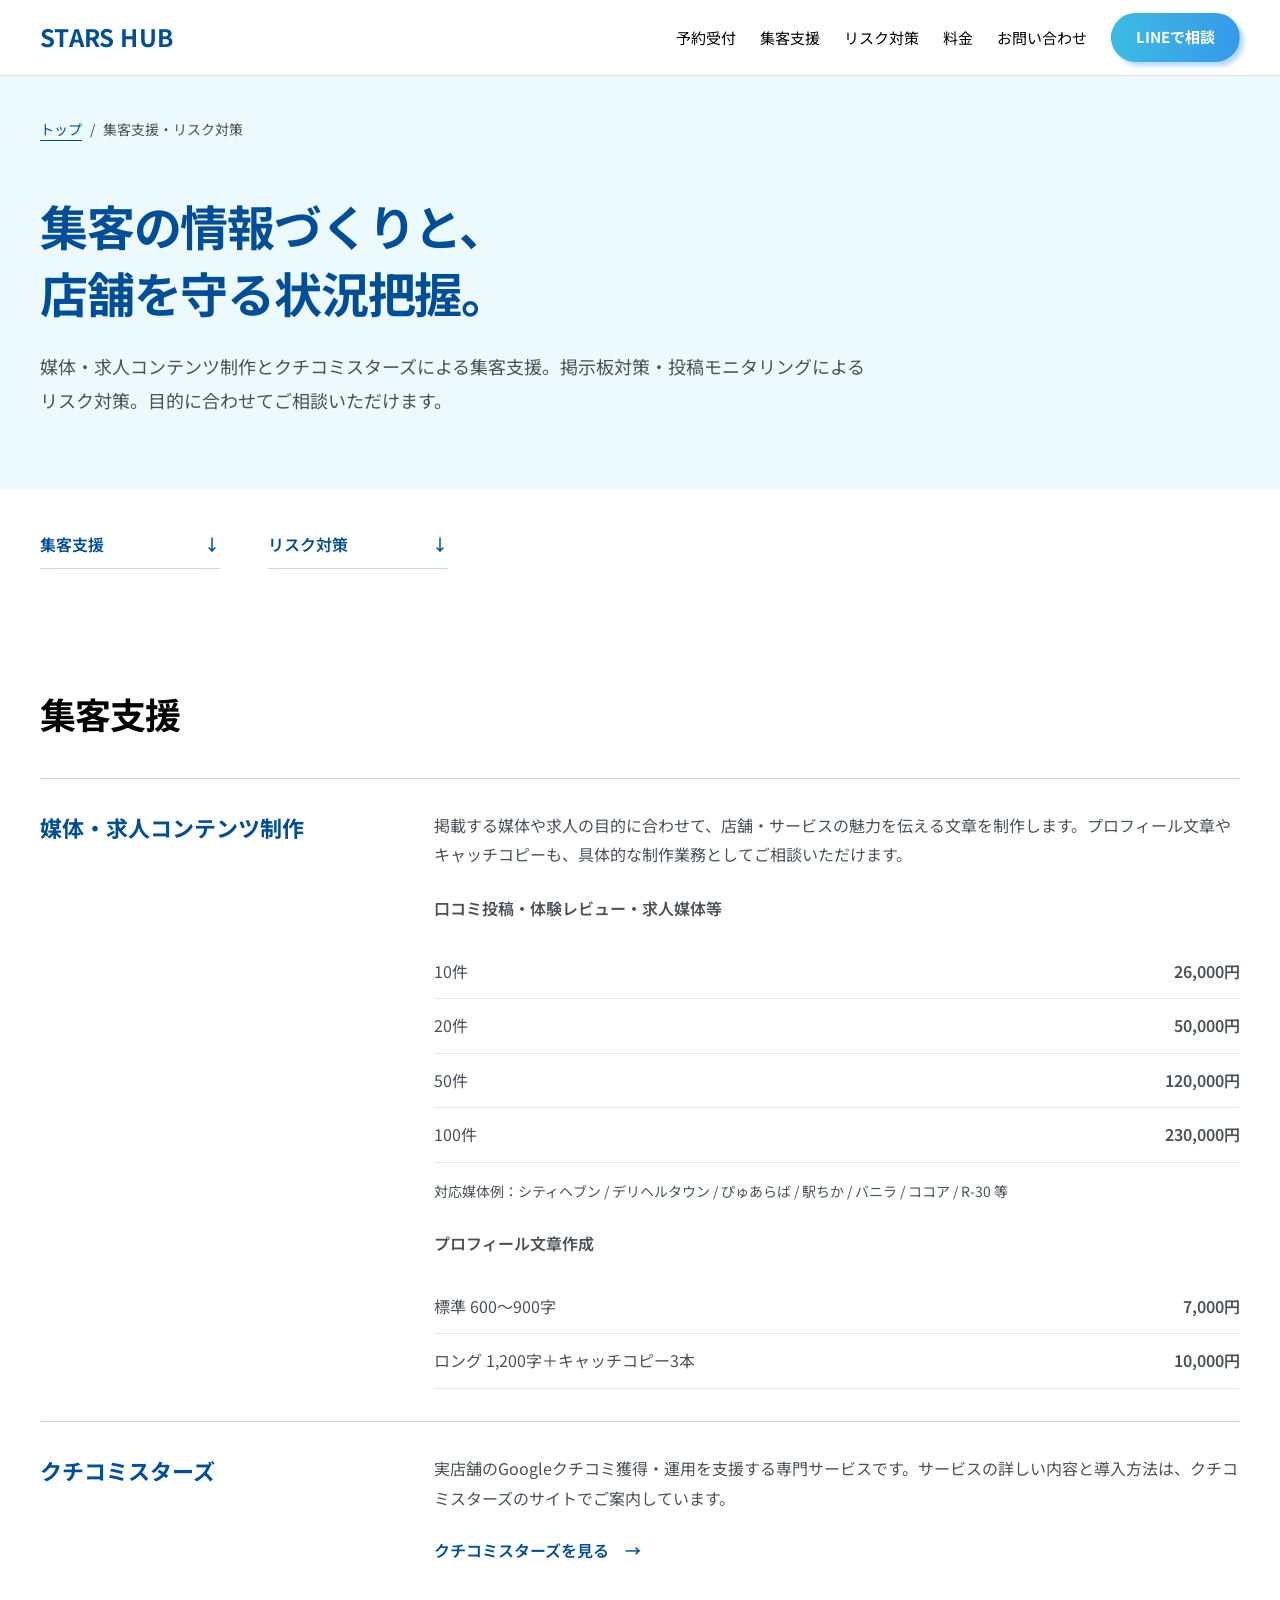
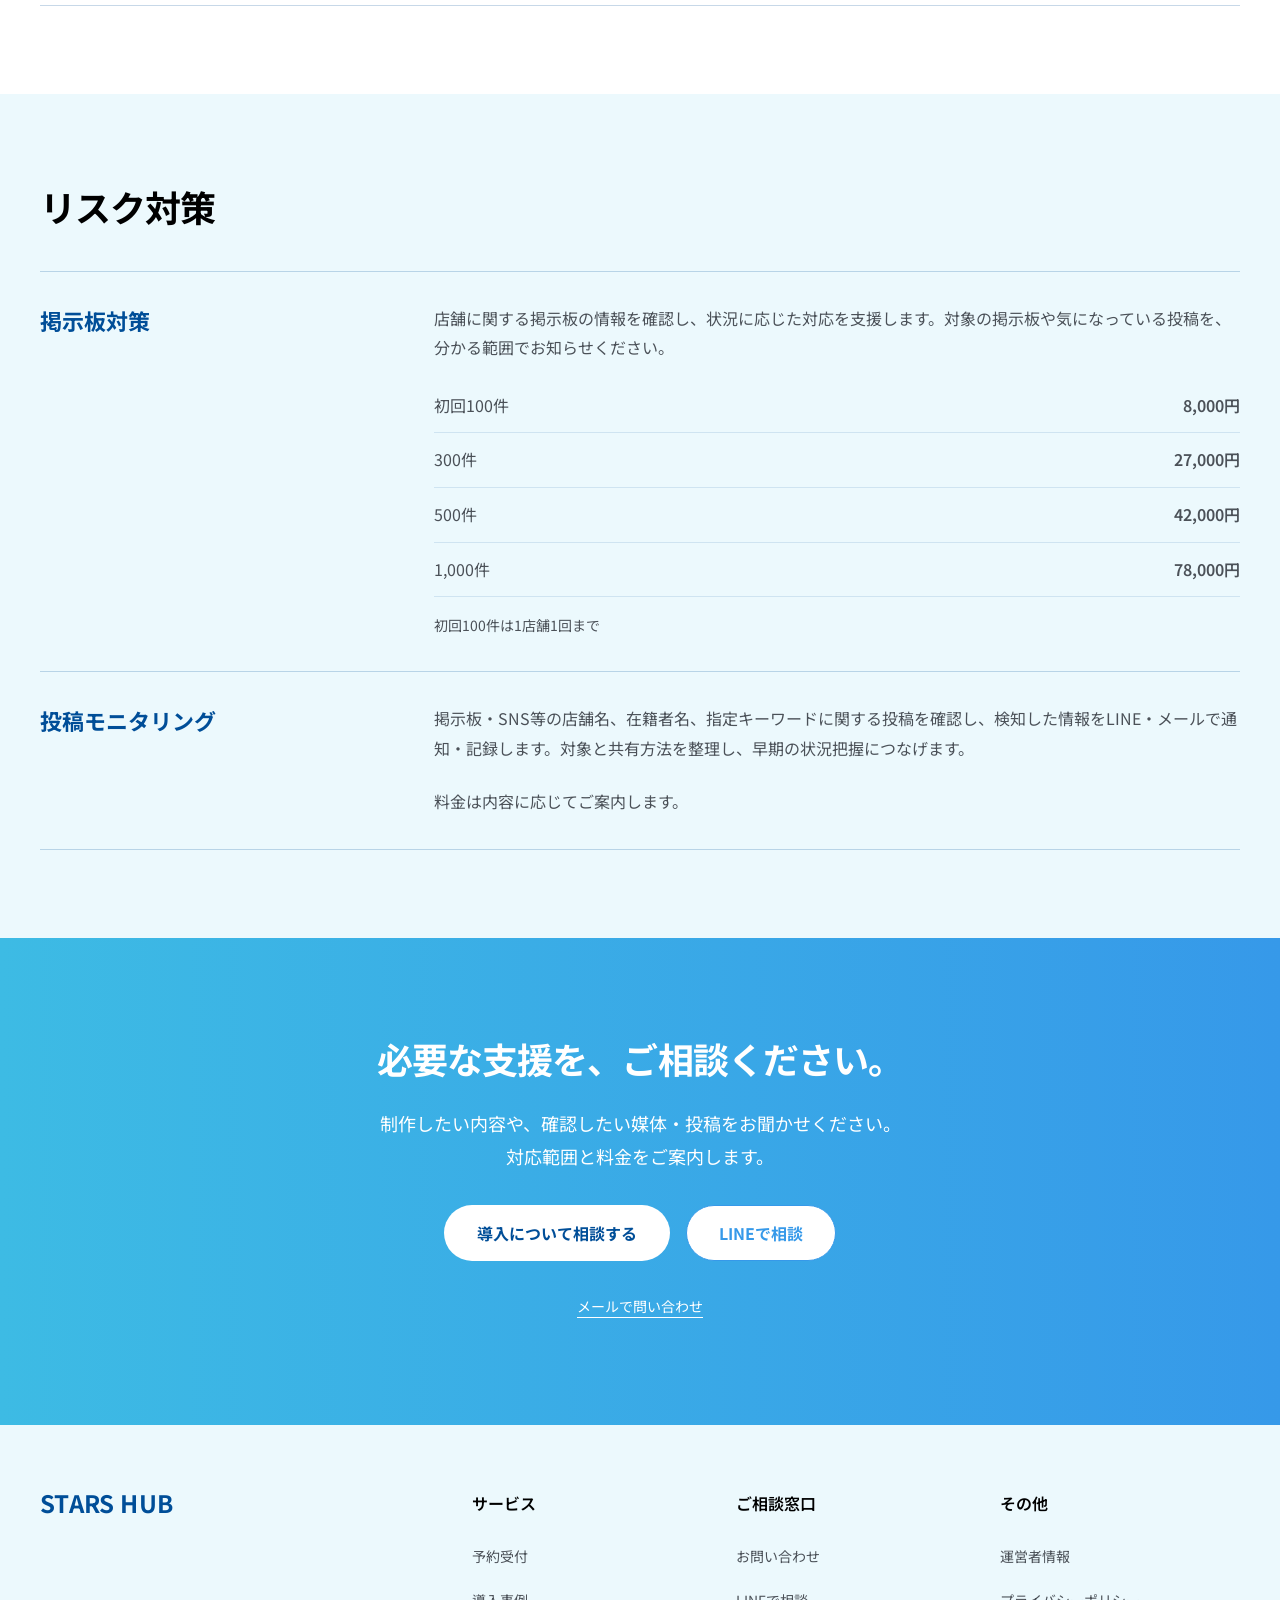
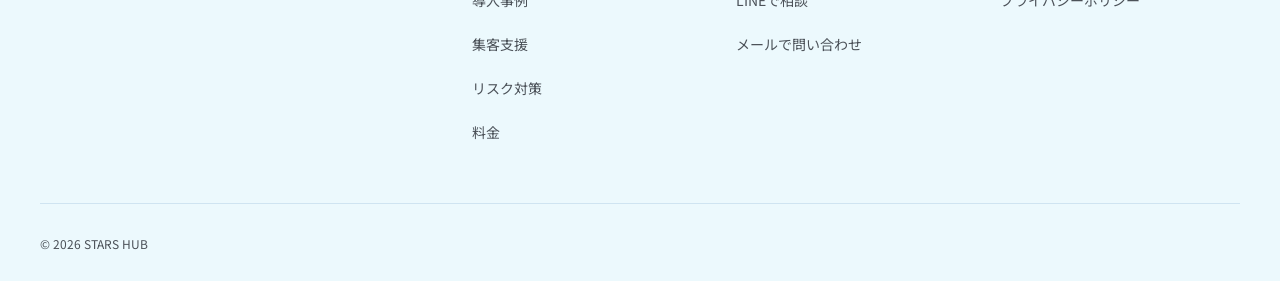
<file: reputation/index.html>
<!doctype html>
<html lang="ja"><head>
<meta charset="utf-8"><meta name="viewport" content="width=device-width, initial-scale=1">
<title>集客支援・リスク対策 STARS HUB</title><meta name="description" content="媒体・求人コンテンツ制作は10件26,000円から、プロフィール文章作成は7,000円から。掲示板対策は初回100件8,000円。集客支援・リスク対策のサービス内容と詳細料金をご案内します。">
<meta name="theme-color" content="#004E98">
<link rel="canonical" href="https://killerword.info/reputation/"><meta property="og:type" content="website"><meta property="og:site_name" content="STARS HUB"><meta property="og:title" content="集客支援・リスク対策 STARS HUB"><meta property="og:description" content="媒体・求人コンテンツ制作は10件26,000円から、プロフィール文章作成は7,000円から。掲示板対策は初回100件8,000円。集客支援・リスク対策のサービス内容と詳細料金をご案内します。"><meta property="og:url" content="https://killerword.info/reputation/"><meta property="og:image" content="https://killerword.info/assets/ogp.png"><meta property="og:image:width" content="1200"><meta property="og:image:height" content="630"><meta property="og:image:alt" content="STARS HUB すべての予約受付を、ひとつに。">
<meta name="twitter:card" content="summary_large_image"><meta name="twitter:title" content="集客支援・リスク対策 STARS HUB"><meta name="twitter:description" content="媒体・求人コンテンツ制作は10件26,000円から、プロフィール文章作成は7,000円から。掲示板対策は初回100件8,000円。集客支援・リスク対策のサービス内容と詳細料金をご案内します。"><meta name="twitter:image" content="https://killerword.info/assets/ogp.png"><meta name="twitter:image:alt" content="STARS HUB すべての予約受付を、ひとつに。">
<link rel="icon" type="image/svg+xml" href="/assets/favicon.svg"><link rel="stylesheet" href="/assets/top.css"><link rel="stylesheet" href="/assets/details.css"><script src="/assets/top.js" defer></script>
<!-- Google tag (gtag.js): スターズハブ -->
<script async src="https://www.googletagmanager.com/gtag/js?id=G-8S2N18S2YX"></script>
<script>window.dataLayer = window.dataLayer || []; function gtag(){dataLayer.push(arguments);} gtag('js', new Date()); gtag('config', 'G-8S2N18S2YX');</script>
<link rel="preconnect" href="https://fonts.googleapis.com"><link rel="preconnect" href="https://fonts.gstatic.com" crossorigin><link href="https://fonts.googleapis.com/css2?family=Noto+Sans+JP:wght@400;600;700&amp;display=swap" rel="stylesheet">

<script type="application/ld+json">
{
  "@context": "https://schema.org",
  "@type": "BreadcrumbList",
  "itemListElement": [
    {
      "@type": "ListItem",
      "position": 1,
      "name": "トップ",
      "item": "https://killerword.info/"
    },
    {
      "@type": "ListItem",
      "position": 2,
      "name": "集客支援・リスク対策",
      "item": "https://killerword.info/reputation/"
    }
  ]
}
</script>
</head><body class="detail-page"><a class="skip-link" href="#main">本文へ移動</a><header class="site-header">
    <div class="container header-inner">
      <a class="brand" href="/" aria-label="STARS HUB トップ">STARS HUB</a>
      <div class="header-actions">
        <a class="button button-primary header-cta" href="https://lin.ee/X0mxy9O" target="_blank" rel="noopener noreferrer">LINEで相談</a>
        <button class="menu-toggle" type="button" aria-expanded="false" aria-controls="site-nav" aria-label="メニューを開く"><span></span><span></span></button>
      </div>
      <nav class="site-nav" id="site-nav" aria-label="メインメニュー">
        <a href="/contact-center/">予約受付</a>
        <a href="/reputation/#growth">集客支援</a>
        <a href="/reputation/#risk">リスク対策</a>
        <a href="/pricing/">料金</a>
        <a href="/contact/">お問い合わせ</a>
        <a class="button button-primary header-cta" href="https://lin.ee/X0mxy9O" target="_blank" rel="noopener noreferrer">LINEで相談</a>
      </nav>
    </div>
  </header><main id="main"><section class="subhero"><div class="container"><p class="breadcrumb"><a href="/">トップ</a><span aria-hidden="true"> / </span>集客支援・リスク対策</p><h1>集客の情報づくりと、<br>店舗を守る状況把握。</h1><p class="subhero-description">媒体・求人コンテンツ制作とクチコミスターズによる集客支援。掲示板対策・投稿モニタリングによるリスク対策。目的に合わせてご相談いただけます。</p></div></section><nav class="section-index container" aria-label="サービスの分類"><a href="#growth">集客支援<span aria-hidden="true">↓</span></a><a href="#risk">リスク対策<span aria-hidden="true">↓</span></a></nav><section class="section" id="growth"><div class="container"><div class="section-heading"><h2>集客支援</h2></div><div class="detail-rows"><article class="detail-row"><h3>媒体・求人コンテンツ制作</h3><div><p>掲載する媒体や求人の目的に合わせて、店舗・サービスの魅力を伝える文章を制作します。プロフィール文章やキャッチコピーも、具体的な制作業務としてご相談いただけます。</p><h4 class="service-menu-heading">口コミ投稿・体験レビュー・求人媒体等</h4><dl class="service-fees" aria-label="媒体・求人コンテンツ制作の料金"><div><dt>10件</dt><dd>26,000円</dd></div><div><dt>20件</dt><dd>50,000円</dd></div><div><dt>50件</dt><dd>120,000円</dd></div><div><dt>100件</dt><dd>230,000円</dd></div></dl><p class="service-fee-note">対応媒体例：シティヘブン / デリヘルタウン / ぴゅあらば / 駅ちか / バニラ / ココア / R-30 等</p><h4 class="service-menu-heading">プロフィール文章作成</h4><dl class="service-fees" aria-label="プロフィール文章作成の料金"><div><dt>標準 600〜900字</dt><dd>7,000円</dd></div><div><dt>ロング 1,200字＋<span class="nowrap">キャッチコピー3本</span></dt><dd>10,000円</dd></div></dl></div></article><article class="detail-row"><h3>クチコミスターズ</h3><div><p>実店舗のGoogleクチコミ獲得・運用を支援する専門サービスです。サービスの詳しい内容と導入方法は、クチコミスターズのサイトでご案内しています。</p><a class="text-link" href="https://kuchikomi-stars.com/" target="_blank" rel="noopener noreferrer">クチコミスターズを見る<span aria-hidden="true">→</span></a></div></article></div></div></section><section class="section section-pale" id="risk"><div class="container"><div class="section-heading"><h2>リスク対策</h2></div><div class="detail-rows"><article class="detail-row"><h3>掲示板対策</h3><div><p>店舗に関する掲示板の情報を確認し、状況に応じた対応を支援します。対象の掲示板や気になっている投稿を、分かる範囲でお知らせください。</p><dl class="service-fees" aria-label="掲示板対策の料金"><div><dt>初回100件</dt><dd>8,000円</dd></div><div><dt>300件</dt><dd>27,000円</dd></div><div><dt>500件</dt><dd>42,000円</dd></div><div><dt>1,000件</dt><dd>78,000円</dd></div></dl><p class="service-fee-note">初回100件は1店舗1回まで</p></div></article><article class="detail-row"><h3>投稿モニタリング</h3><div><p>掲示板・SNS等の店舗名、在籍者名、指定キーワードに関する投稿を確認し、検知した情報をLINE・メールで通知・記録します。対象と共有方法を整理し、早期の状況把握につなげます。</p><p class="detail-note">料金は内容に応じてご案内します。</p></div></article></div></div></section><section class="final-cta"><div class="container"><h2>必要な支援を、ご相談ください。</h2><p>制作したい内容や、確認したい媒体・投稿をお聞かせください。<br>対応範囲と料金をご案内します。</p><div class="cta-actions"><a class="button button-white" href="/contact/">導入について相談する</a><a class="button button-outline-white" href="https://lin.ee/X0mxy9O" target="_blank" rel="noopener noreferrer">LINEで相談</a></div><a class="email-link" href="mailto:m-asakura@killerword.info">メールで問い合わせ</a></div></section></main><footer class="site-footer">
    <div class="container footer-main">
      <a class="brand" href="/" aria-label="STARS HUB トップ">STARS HUB</a>
      <nav class="footer-nav" aria-label="フッターメニュー">
        <div><strong>サービス</strong><a href="/contact-center/">予約受付</a><a href="/cases/">導入事例</a><a href="/reputation/#growth">集客支援</a><a href="/reputation/#risk">リスク対策</a><a href="/pricing/">料金</a></div>
        <div><strong>ご相談窓口</strong><a href="/contact/">お問い合わせ</a><a href="https://lin.ee/X0mxy9O" target="_blank" rel="noopener noreferrer">LINEで相談</a><a href="mailto:m-asakura@killerword.info">メールで問い合わせ</a></div>
        <div><strong>その他</strong><a href="/legal/">運営者情報</a><a href="/privacy/">プライバシーポリシー</a></div>
      </nav>
    </div>
    <div class="container footer-bottom"><small>© 2026 STARS HUB</small></div>
  </footer></body></html>
</file>
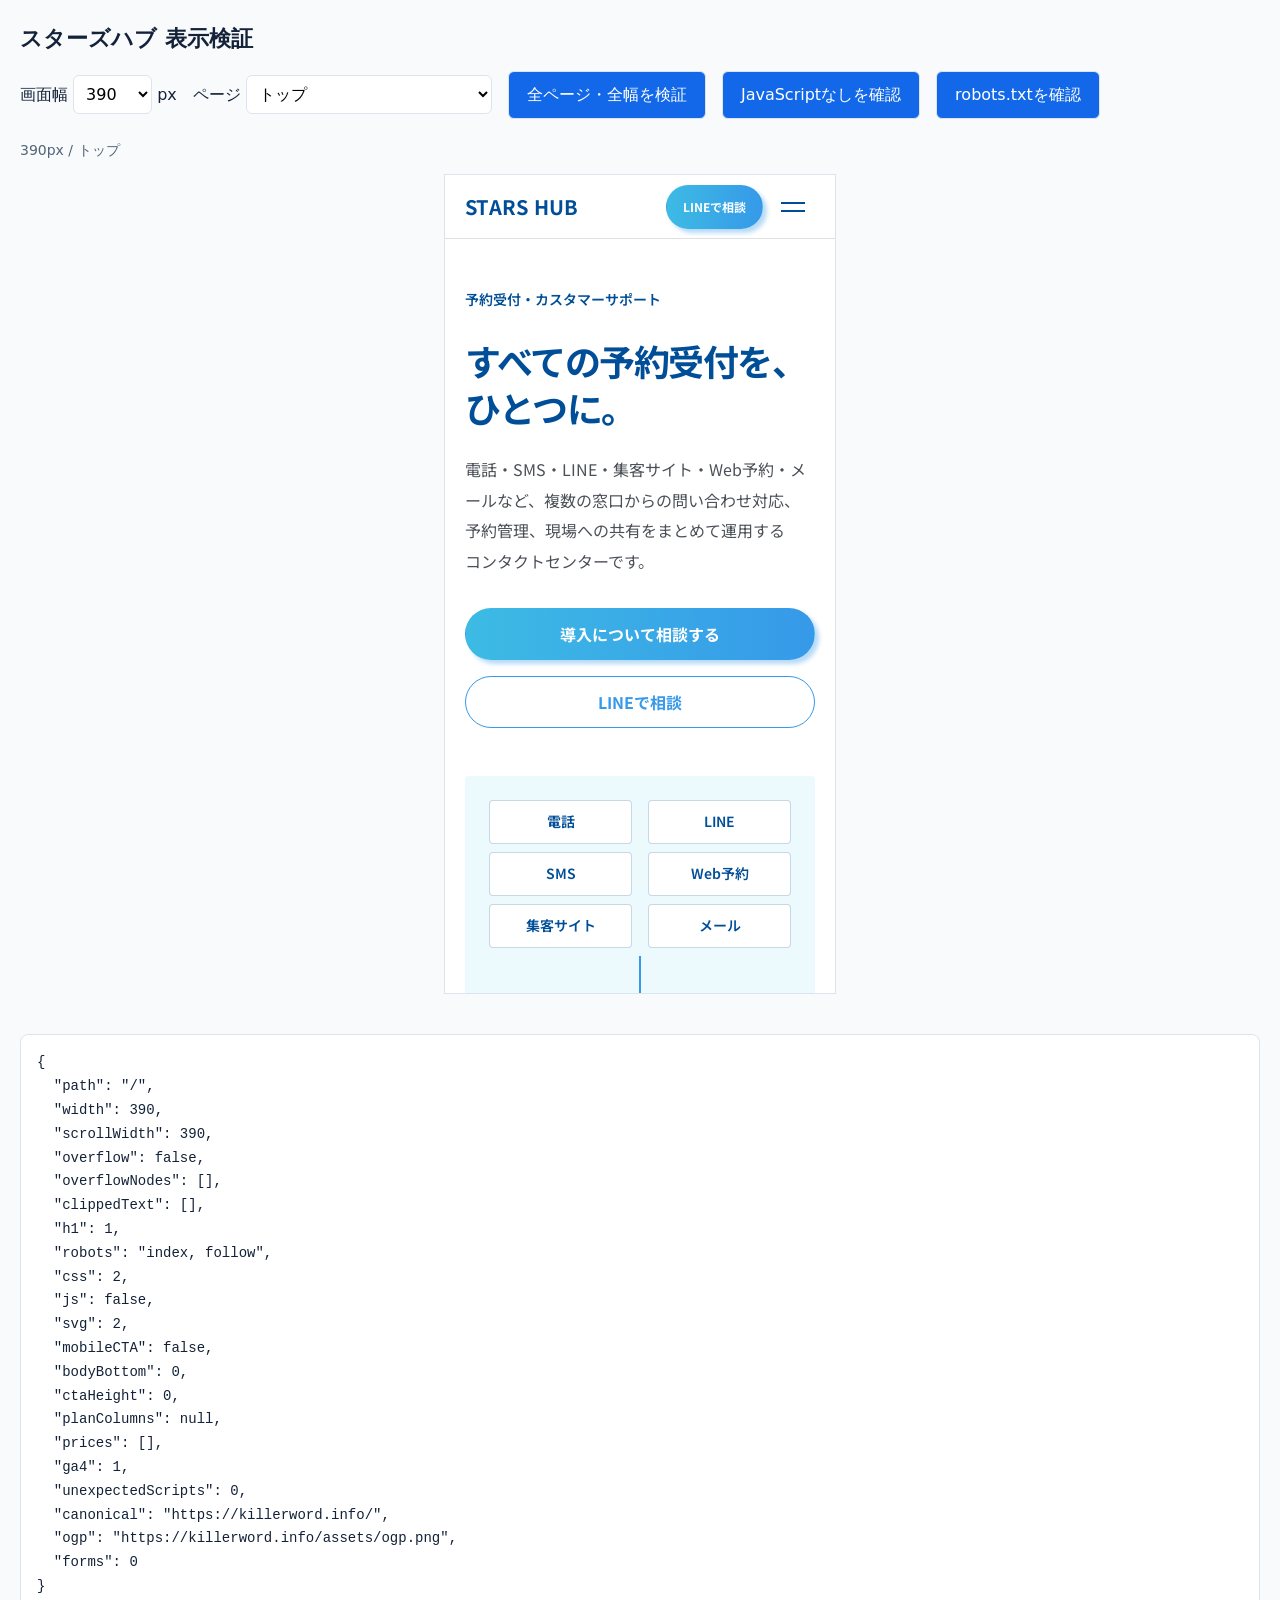
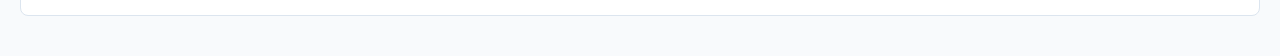
<file: docs/responsive-check-20261005.html>
<!doctype html>
<html lang="ja"><head><meta charset="utf-8"><meta name="viewport" content="width=device-width, initial-scale=1"><meta name="robots" content="noindex, nofollow"><title>表示検証 スターズハブ</title><style>
*{box-sizing:border-box}body{margin:0;padding:20px;font:16px/1.7 system-ui,sans-serif;background:#F8FAFC;color:#132238}h1{font-size:22px;margin:0 0 14px}.tools{display:flex;flex-wrap:wrap;align-items:center;gap:16px;margin-bottom:20px}select,button{font:inherit;padding:8px;border:1px solid #DCE5EF;border-radius:6px;background:white}button{cursor:pointer;background:#1268E8;color:white;padding:9px 18px}button:focus-visible,select:focus-visible{outline:3px solid #1268E8;outline-offset:3px}#stage{margin:auto;width:1440px;transform-origin:top center;position:relative}iframe{border:1px solid #DCE5EF;background:white;height:820px;display:block;margin:auto}#frame-space{width:100%;overflow:auto;height:850px}#result{white-space:pre-wrap;background:white;padding:16px;border:1px solid #DCE5EF;border-radius:8px;font:14px/1.7 ui-monospace,monospace;margin:20px 0}p{margin:12px 0}.status{font-size:14px;color:#536477}
</style></head><body><h1>スターズハブ 表示検証</h1><div class="tools"><label>画面幅 <select id="width"><option>360</option><option selected>390</option><option>768</option><option>1024</option><option>1440</option></select> px</label><label>ページ <select id="page"><option value="">トップ</option><option value="contact-center/">予約受付</option><option value="reputation/">集客支援・評判／リスク対策</option><option value="pricing/">料金</option><option value="contact/">お問い合わせ</option><option value="privacy/">プライバシー</option><option value="legal/">運営者情報</option><option value="404.html">404</option></select></label><button id="all" type="button">全ページ・全幅を検証</button><button id="noscript" type="button">JavaScriptなしを確認</button><button id="robots-check" type="button">robots.txtを確認</button></div><p class="status" id="status">表示準備中</p><div id="frame-space"><div id="stage"><iframe id="preview" title="指定画面幅でのページ表示"></iframe></div></div><pre id="result" aria-live="polite">検証前</pre><script>
'use strict';
const widths=[360,390,768,1024,1440];
const routes=['','contact-center/','reputation/','pricing/','contact/','privacy/','legal/','404.html'];
const base=new URL('../',location.href);const revision=new URLSearchParams(location.search).get('qa')||'20261006-final';function pageURL(path){const url=new URL(path,base);url.searchParams.set('qa',revision);return url.href;}const frame=document.querySelector('#preview');const width=document.querySelector('#width');const page=document.querySelector('#page');const result=document.querySelector('#result');const status=document.querySelector('#status');const stage=document.querySelector('#stage');
function size(w){frame.style.width=(w+2)+'px';stage.style.width=(w+2)+'px';const scale=Math.min(1,(document.body.clientWidth-42)/w);stage.style.transform='scale('+scale+')';stage.style.transformOrigin='top left';document.querySelector('#frame-space').style.height=(820*scale+20)+'px';}
function inspect(){const d=frame.contentDocument;const w=frame.contentWindow;const visible=(e)=>!!e&&w.getComputedStyle(e).display!=='none';const cta=d.querySelector('.mobile-cta');const overflowNodes=[...d.body.querySelectorAll('*')].filter(e=>e instanceof w.HTMLElement&&visible(e)&&e.getBoundingClientRect().width>0).filter(e=>{const r=e.getBoundingClientRect();return r.left<-1||r.right>w.innerWidth+1}).map(e=>({tag:e.tagName,class:e.className,text:e.innerText?.slice(0,70)}));const clippedText=[...d.body.querySelectorAll('*')].filter(e=>e instanceof w.HTMLElement&&visible(e)&&e.clientWidth>0&&['hidden','clip'].includes(w.getComputedStyle(e).overflowX)&&e.scrollWidth>e.clientWidth+1).map(e=>({tag:e.tagName,class:e.className}));return {path:new URL(frame.src).pathname,width:w.innerWidth,scrollWidth:d.documentElement.scrollWidth,overflow:d.documentElement.scrollWidth>w.innerWidth,overflowNodes,clippedText,h1:d.querySelectorAll('h1').length,robots:d.querySelector('meta[name=robots]')?.content??'index, follow',css:d.styleSheets.length,js:d.documentElement.classList.contains('js-ready'),svg:d.querySelectorAll('svg').length,mobileCTA:visible(cta),bodyBottom:parseFloat(w.getComputedStyle(d.body).paddingBottom),ctaHeight:visible(cta)?cta.getBoundingClientRect().height:0,planColumns:d.querySelector('.plans')?w.getComputedStyle(d.querySelector('.plans')).gridTemplateColumns:null,prices:[...d.querySelectorAll('.plan-price')].map(e=>e.innerText),ga4:[...d.scripts].filter(e=>e.src.includes('googletagmanager.com/gtag/js?id=G-8S2N18S2YX')).length,unexpectedScripts:[...d.scripts].filter(e=>e.src&&!e.src.startsWith(base.origin)&&!e.src.includes('googletagmanager.com/gtag/js?id=G-8S2N18S2YX')).length,canonical:d.querySelector('link[rel=canonical]')?.href,ogp:d.querySelector('meta[property="og:image"]')?.content,forms:d.querySelectorAll('form').length};}
function show(){frame.removeAttribute('sandbox');size(+width.value);frame.src=pageURL(page.value);status.textContent=width.value+'px / '+(page.options[page.selectedIndex].textContent);}
frame.addEventListener('load',()=>{try{result.textContent=JSON.stringify(inspect(),null,2);}catch(e){result.textContent=String(e);}});width.addEventListener('change',show);page.addEventListener('change',show);
document.querySelector('#all').addEventListener('click',async()=>{const button=document.querySelector('#all');button.disabled=true;const results=[];const statuses=[];try{for(const r of [...routes,'missing-page-check/','assets/site.css','assets/site.js','assets/favicon.svg','assets/ogp.png','robots.txt','sitemap.xml']){const response=await fetch(new URL(r,base),{cache:'reload'});statuses.push({path:r||'/',status:response.status});}for(const w of widths){size(w);for(const r of routes){status.textContent='検証中: '+w+'px / '+(r||'トップ');await new Promise(resolve=>{frame.addEventListener('load',resolve,{once:true});frame.src=pageURL(r);});const item=inspect();item.pass=!item.overflow&&item.h1===1&&item.robots==='index, follow'&&item.css>0&&item.js&&item.ga4===1&&item.unexpectedScripts===0&&item.overflowNodes.length===0&&item.clippedText.length===0&&item.canonical.startsWith('https://killerword.info/')&&item.ogp==='https://killerword.info/assets/ogp.png'&&item.forms===0&&(!item.mobileCTA||item.bodyBottom>=item.ctaHeight);results.push(item);}}const failures=results.filter(x=>!x.pass);result.textContent=JSON.stringify({total:results.length,passed:results.length-failures.length,failures,statuses,results},null,2);status.textContent='検証完了: '+(results.length-failures.length)+' / '+results.length+'件合格';}catch(e){result.textContent=String(e);}finally{button.disabled=false;}});
document.querySelector('#noscript').addEventListener('click',()=>{frame.setAttribute('sandbox','allow-same-origin');size(+width.value);frame.src=pageURL(page.value);status.textContent='JavaScriptなし: '+width.value+'px';});show();
document.querySelector('#robots-check').addEventListener('click',async()=>{const response=await fetch(new URL('robots.txt',base),{cache:'reload'});const text=await response.text();result.textContent=JSON.stringify({status:response.status,text,pass:response.status===200&&!/^Disallow:\s*\/\s*$/m.test(text)&&text.includes('Sitemap: https://killerword.info/sitemap.xml')},null,2);status.textContent='robots.txtの内容を確認';});
</script></body></html>
</file>
<file: assets/top.css>
/* Shared design system, preserving the approved top-page styles. */
:root {
  --blue-dark: #004E98;
  --blue-main: #0E84E5;
  --blue-grad-start: #3DBBE4;
  --blue-grad-end: #3699E9;
  --blue-pale: #ECF9FD;
  --blue-muted: #80A5C4;
  --blue-deep-accent: #00759D;
  --text: #000000;
  --text-sub: #4B5158;
  --white: #FFFFFF;
  --gradient-primary: linear-gradient(90deg, #3DBBE4 0%, #3699E9 100%);
  --font: "Noto Sans JP", "Hiragino Sans", "Yu Gothic", "Meiryo", sans-serif;
  --content-width: 1200px;
  --gutter: 48px;
  --grid-gap: 24px;
  --header-height: 76px;
}
* { box-sizing: border-box; }
html { scroll-padding-top: calc(var(--header-height) + 24px); }
body { margin: 0; color: var(--text); background: var(--white); font: 400 16px/1.85 var(--font); -webkit-font-smoothing: antialiased; }
h1, h2, h3, p, figure { margin: 0; }
h1, h2, h3 { font-weight: 700; line-height: 1.35; overflow-wrap: anywhere; }
h1 { font-size: 60px; line-height: 1.25; }
h2 { font-size: 40px; letter-spacing: -.025em; }
h3 { font-size: 22px; line-height: 1.5; }
ul { margin: 0; padding: 0; list-style: none; }
a { color: var(--blue-dark); text-underline-offset: 5px; }
button { font: inherit; cursor: pointer; }
button, a { -webkit-tap-highlight-color: transparent; }
a, button { touch-action: manipulation; }
a:focus-visible, button:focus-visible { outline: 3px solid var(--blue-dark); outline-offset: 5px; }
[hidden] { display: none !important; }
.container { width: min(var(--content-width), calc(100% - 2 * var(--gutter))); margin-inline: auto; }
.nowrap { white-space: nowrap; }
.section { padding-block: 120px; }
.section-heading { margin-bottom: 48px; }
.section-heading > p { margin-top: 24px; color: var(--text-sub); font-size: 18px; }
.text-link { display: inline-flex; align-items: center; gap: 16px; min-height: 44px; font-weight: 600; text-decoration: none; }
.text-link:hover { text-decoration: underline; }
.text-link > span[aria-hidden] { transition: transform 200ms; }
.text-link:hover > span[aria-hidden] { transform: translateX(4px); }
.button { display: inline-flex; align-items: center; justify-content: center; min-height: 56px; padding: 12px 32px; border: 1px solid transparent; border-radius: 999px; font-size: 16px; font-weight: 700; line-height: 1.5; text-align: center; text-decoration: none; transition: background 200ms, color 200ms, box-shadow 200ms; }
.button-primary { color: var(--white); background: var(--gradient-primary); box-shadow: 4px 4px 4px rgba(14,132,229,.30); }
.button-primary:hover { background: var(--blue-grad-end); box-shadow: 2px 2px 4px rgba(14,132,229,.30); }
.button-secondary { color: var(--blue-grad-end); background: var(--white); border-color: var(--blue-grad-end); }
.button-secondary:hover { color: var(--white); background: var(--blue-grad-end); }
.skip-link { position: fixed; top: 8px; left: 8px; z-index: 100; padding: 8px 16px; background: var(--white); transform: translateY(-160%); }
.skip-link:focus { transform: translateY(0); }

/* Header: one row on desktop; a compact contact action on mobile. */
.site-header { position: sticky; top: 0; z-index: 30; height: var(--header-height); background: var(--white); border-bottom: 1px solid rgba(0,0,0,.12); }
.site-header.is-scrolled { box-shadow: 0 4px 16px rgba(0,78,152,.06); }
.header-inner { display: flex; align-items: center; justify-content: space-between; height: 100%; gap: 24px; }
.brand { color: var(--blue-dark); font-size: 24px; font-weight: 700; letter-spacing: .015em; line-height: 1.2; text-decoration: none; white-space: nowrap; }
.site-nav { display: flex; align-items: center; gap: 24px; }
.site-nav > a:not(.button) { display: flex; align-items: center; min-height: 44px; color: var(--text); font-size: 15px; text-decoration: none; white-space: nowrap; }
.site-nav > a:not(.button):hover { color: var(--blue-dark); text-decoration: underline; }
.header-cta { min-height: 48px; padding-inline: 24px; font-size: 15px; }
.header-actions { display: none; align-items: center; gap: 8px; }
.menu-toggle { width: 44px; height: 44px; padding: 10px; border: 0; background: transparent; }
.menu-toggle span { display: block; height: 2px; margin-block: 6px; background: var(--blue-dark); transition: transform 200ms; }
.menu-toggle[aria-expanded="true"] span:first-child { transform: translateY(4px) rotate(45deg); }
.menu-toggle[aria-expanded="true"] span:last-child { transform: translateY(-4px) rotate(-45deg); }

/* Hero: the only large headline, with an input-only information diagram. */
.hero { display: flex; align-items: center; min-height: 656px; padding-block: 64px; }
.hero-layout { display: grid; grid-template-columns: repeat(12, minmax(0, 1fr)); align-items: center; gap: var(--grid-gap); }
.hero-copy { grid-column: span 7; min-width: 0; }
.hero-kicker { color: var(--blue-dark); font-size: 16px; font-weight: 600; margin-bottom: 24px; }
.hero h1 { max-width: 640px; color: var(--blue-dark); letter-spacing: -.04em; }
.hero h1 > span { display: block; }
.hero-description { max-width: 620px; margin-top: 32px; color: var(--text-sub); font-size: 18px; line-height: 1.9; }
.hero-actions { display: flex; flex-wrap: wrap; gap: 16px; margin-top: 32px; }
.hub-diagram { position: relative; grid-column: span 5; width: 100%; height: 420px; background: var(--blue-pale); border-radius: 4px; color: var(--blue-dark); }
.hub-inputs { position: absolute; inset: 0; }
.hub-inputs li { position: absolute; left: 7%; width: 28%; height: 48px; display: flex; align-items: center; justify-content: center; background: var(--white); border: 1px solid rgba(0,78,152,.22); border-radius: 4px; font-size: 16px; font-weight: 600; }
.hub-inputs li:nth-child(1) { top: 22px; }
.hub-inputs li:nth-child(2) { top: 86px; }
.hub-inputs li:nth-child(3) { top: 150px; }
.hub-inputs li:nth-child(4) { top: 214px; }
.hub-inputs li:nth-child(5) { top: 278px; }
.hub-inputs li:nth-child(6) { top: 342px; }
.hub-lines { position: absolute; inset: 0; width: 100%; height: 100%; fill: none; stroke: rgba(0,78,152,.22); stroke-width: 1.5; }
.hub-lines .hub-line-main { stroke: var(--blue-grad-end); stroke-width: 2; }
.hub-center { position: absolute; top: 158px; left: 56%; width: 38%; height: 104px; display: flex; flex-direction: column; align-items: center; justify-content: center; gap: 8px; border: 1px solid var(--blue-grad-end); border-radius: 4px; background: var(--white); }
.hub-center strong { font-size: 22px; font-weight: 700; line-height: 1.2; }
.hub-center span { font-size: 11px; font-weight: 600; letter-spacing: .06em; line-height: 1.5; }
.hub-mobile-connector { display: none; }

/* Value: four regions in a single blue field, without cards or icons. */
.value-section { color: var(--white); background: var(--gradient-primary); }
.value-section h2 { max-width: 960px; }
.value-grid { display: grid; grid-template-columns: repeat(4, minmax(0, 1fr)); margin-top: 64px; }
.value-grid article { padding-inline: 24px; border-left: 1px solid rgba(255,255,255,.35); }
.value-grid article:first-child { padding-left: 0; border-left: 0; }
.value-grid article:last-child { padding-right: 0; }
.value-grid h3 { margin-bottom: 24px; font-size: 22px; }
.value-grid p { font-size: 16px; line-height: 1.9; }

/* Operations: one continuous three-part flow. */
.operation-flow { display: grid; grid-template-columns: repeat(3, minmax(0, 1fr)); border-top: 1px solid rgba(0,0,0,.12); border-bottom: 1px solid rgba(0,0,0,.12); }
.operation-step { position: relative; padding: 32px 32px 32px 0; }
.operation-step + .operation-step { padding-left: 32px; border-left: 1px solid rgba(0,0,0,.12); }
.operation-step:last-child { padding-right: 0; }
.operation-step:not(:last-child)::after { content: "→"; position: absolute; z-index: 1; top: 32px; right: -13px; width: 26px; background: var(--white); color: var(--blue-grad-end); font-size: 24px; line-height: 1.5; text-align: center; }
.operation-step h3 { min-height: 72px; margin-bottom: 24px; color: var(--blue-dark); }
.operation-step ul { display: grid; gap: 8px; color: var(--text-sub); }
.operation-step li { padding-left: 16px; position: relative; }
.operation-step li::before { content: "・"; position: absolute; left: 0; }
.operation-note { display: grid; grid-template-columns: 4fr 8fr; gap: 32px; margin-top: 32px; padding: 32px; background: var(--blue-pale); }
.operation-note h3 { font-size: 20px; color: var(--blue-dark); }
.operation-note p { color: var(--text-sub); }
.section-end-link { margin-top: 32px; text-align: right; }

/* Customer stories: one lead case and three quieter supporting cases. */
.stories-section { background: var(--blue-pale); }
.lead-story { display: grid; grid-template-columns: 4fr 8fr; gap: 48px; padding-block: 32px 48px; border-top: 1px solid rgba(0,78,152,.22); border-bottom: 1px solid rgba(0,78,152,.22); }
.story-context { display: flex; flex-direction: column; gap: 8px; }
.story-context h3 { color: var(--blue-dark); font-size: 24px; }
.story-context p { color: var(--text-sub); font-size: 16px; }
.lead-story h3.story-result { max-width: 680px; font-size: 32px; line-height: 1.6; letter-spacing: -.025em; }
.story-result strong { color: var(--blue-dark); font-weight: 700; }
.story-body > p { margin-top: 24px; color: var(--text-sub); }
.supporting-stories { display: grid; grid-template-columns: repeat(3, minmax(0, 1fr)); gap: 24px; margin-top: 32px; }
.supporting-stories article { padding: 32px; border: 1px solid rgba(0,78,152,.12); border-radius: 8px; background: var(--white); }
.supporting-stories h3 { color: var(--blue-dark); font-size: 22px; }
.supporting-stories p { margin-top: 16px; color: var(--text-sub); font-size: 16px; }

/* Pricing: a single table. All prices are tax-inclusive. */
.pricing-heading { display: flex; align-items: end; justify-content: space-between; gap: 24px; }
.pricing-heading p { margin-top: 0; font-size: 14px; white-space: nowrap; }
.price-table { width: 100%; border-collapse: collapse; text-align: left; }
.price-table th, .price-table td { padding: 24px 32px; border-bottom: 1px solid rgba(0,0,0,.12); }
.price-table thead th { padding-block: 16px; color: var(--text-sub); font-size: 14px; font-weight: 400; }
.price-table th:first-child { width: 42%; padding-left: 0; }
.price-table tbody th { font-size: 22px; font-weight: 600; }
.price-table td { padding-right: 0; color: var(--blue-dark); }
.price-table strong { font-size: 32px; line-height: 1.5; font-weight: 700; }
.price-unit { margin-left: 8px; font-size: 16px; white-space: nowrap; }
.price-notes { display: grid; grid-template-columns: 1fr 1fr; gap: 32px; padding: 32px; margin-top: 32px; background: var(--blue-pale); }
.price-notes h3 { font-size: 18px; font-weight: 600; }
.price-notes p { margin-top: 8px; color: var(--blue-dark); font-size: 22px; font-weight: 600; }
.price-notes small { display: block; color: var(--text-sub); font-size: 14px; font-weight: 400; }
.price-notes .price-additional { align-self: center; }
.price-notes .price-additional p { margin-top: 0; color: var(--text-sub); font-size: 14px; font-weight: 400; }
.case-definition { max-width: 1040px; margin-top: 24px; color: var(--text-sub); font-size: 14px; line-height: 1.9; }
.pricing-link { margin-top: 24px; }

/* Supporting sections carry less visual weight than the core operation. */
.industry-section { padding-block: 96px; }
.industry-layout { display: grid; grid-template-columns: 5fr 7fr; align-items: start; gap: 64px; }
.industry-layout p { margin-top: 24px; color: var(--text-sub); }
.industry-list { display: grid; grid-template-columns: 1fr 1fr; gap: 0 32px; padding: 24px 32px; background: var(--blue-pale); }
.industry-list li { padding-block: 16px; border-bottom: 1px solid rgba(0,78,152,.12); }
.industry-list li:nth-last-child(-n+2) { border-bottom: 0; }
.support-section { padding-block: 64px 96px; }
.support-section h2 { font-size: 28px; margin-bottom: 32px; }
.support-row { display: grid; grid-template-columns: 160px 1fr auto; align-items: center; gap: 32px; padding-block: 32px; border-top: 1px solid rgba(0,0,0,.12); }
.support-row:last-child { border-bottom: 1px solid rgba(0,0,0,.12); }
.support-row h3 { font-size: 20px; }
.support-row p { color: var(--text-sub); font-size: 16px; }
.support-row .text-link { font-size: 14px; }
.related-service { display: block; margin-top: 8px; font-size: 14px; }

/* FAQ buttons expose their state and keep all answers in the same field. */
.faq-section { background: var(--blue-pale); }
.faq-container { max-width: 960px; }
.faq-item { border-top: 1px solid rgba(0,78,152,.22); }
.faq-item:last-child { border-bottom: 1px solid rgba(0,78,152,.22); }
.faq-question { display: flex; align-items: center; justify-content: space-between; width: 100%; min-height: 72px; gap: 32px; padding: 24px 0; border: 0; color: var(--text); background: transparent; font-size: 18px; font-weight: 600; line-height: 1.7; text-align: left; }
.faq-question:hover { color: var(--blue-dark); }
.faq-symbol { flex: 0 0 24px; width: 24px; color: var(--blue-dark); font-size: 24px; font-weight: 400; text-align: center; }
.faq-answer { padding: 0 56px 24px 0; color: var(--text-sub); line-height: 1.9; }
.faq-question[aria-expanded="true"] { color: var(--blue-dark); }

.final-cta { padding-block: 96px; color: var(--white); background: var(--gradient-primary); text-align: center; }
.final-cta p { margin-top: 24px; font-size: 18px; }
.cta-actions { display: flex; justify-content: center; flex-wrap: wrap; gap: 16px; margin-top: 32px; }
.button-white { background: var(--white); color: var(--blue-dark); }
.button-white:hover { color: var(--blue-dark); background: var(--blue-pale); }
.button-outline-white { border-color: var(--blue-grad-end); color: var(--blue-grad-end); background: var(--white); }
.button-outline-white:hover { color: var(--blue-dark); background: var(--blue-pale); }
.final-cta .email-link { display: inline-flex; align-items: center; min-height: 44px; margin-top: 24px; color: var(--white); font-size: 14px; }
.value-section a:focus-visible, .final-cta a:focus-visible { outline-color: var(--white); }

.site-footer { padding-block: 64px 24px; background: var(--blue-pale); }
.footer-main { display: grid; grid-template-columns: 4fr 8fr; gap: 48px; }
.footer-nav { display: grid; grid-template-columns: repeat(3, minmax(0, 1fr)); gap: 24px; }
.footer-nav strong { display: block; margin-bottom: 16px; font-weight: 600; }
.footer-nav a { display: flex; align-items: center; min-height: 44px; color: var(--text-sub); font-size: 14px; text-decoration: none; }
.footer-nav a:hover { color: var(--blue-dark); text-decoration: underline; }
.footer-bottom { margin-top: 48px; padding-top: 24px; border-top: 1px solid rgba(0,78,152,.12); }
.footer-bottom small { color: var(--text-sub); font-size: 12px; }

@media (min-width: 1024px) and (max-width: 1439px) {
  :root { --gutter: 40px; }
}
@media (min-width: 768px) and (max-width: 1199px) {
  :root { --grid-gap: 20px; }
  .hero-layout { grid-template-columns: repeat(8, minmax(0, 1fr)); }
  .hero-copy, .hub-diagram { grid-column: span 4; }
  .hero h1 { font-size: 48px; }
  .hero h1 .hero-lead { max-width: none; }
  .hero-lead > span { display: inline-block; }
  .hero-description { font-size: 16px; }
  .hero-actions { flex-direction: column; align-items: flex-start; }
  .hub-center strong { font-size: 18px; }
  .hub-center span { font-size: 10px; letter-spacing: 0; }
  .hub-inputs li { font-size: 14px; }
  .value-grid article { padding-inline: 16px; }
  .value-grid h3 { font-size: 20px; }
  .operation-step { padding-right: 24px; }
  .operation-step + .operation-step { padding-left: 24px; }
  .operation-step h3 { font-size: 20px; min-height: 96px; }
  .supporting-stories article { padding: 24px; }
  .industry-layout { gap: 32px; }
  .industry-list { gap: 0 20px; padding-inline: 24px; }
  .support-row { grid-template-columns: 120px 1fr auto; gap: 24px; }
}
@media (max-width: 1199px) {
  .header-actions { display: flex; }
  .site-nav { display: none; position: absolute; top: calc(var(--header-height) - 1px); left: 0; right: 0; padding: 24px var(--gutter) 32px; background: var(--white); border-bottom: 1px solid rgba(0,0,0,.12); box-shadow: 0 8px 24px rgba(0,78,152,.06); max-height: calc(100dvh - var(--header-height)); overflow-y: auto; }
  .menu-open .site-nav { display: flex; flex-direction: column; align-items: stretch; gap: 8px; }
  .site-nav > a:not(.button) { min-height: 48px; font-size: 16px; border-bottom: 1px solid rgba(0,0,0,.12); }
  .site-nav .header-cta { margin-top: 8px; align-self: flex-start; }
}
@media (min-width: 768px) and (max-width: 1023px) {
  :root { --gutter: 32px; }
  h2 { font-size: 32px; }
  .hero { padding-block: 48px; }
  .hero h1 { font-size: 40px; }
  .hero-kicker { font-size: 14px; }
  .hub-diagram { height: 420px; }
  .hub-center { left: 56%; width: 38%; }
  .hub-center strong { font-size: 16px; }
  .hub-inputs li { left: 5%; width: 30%; font-size: 13px; }
  .hub-inputs li:nth-child(4) { font-size: 12px; }
  .value-grid { grid-template-columns: 1fr 1fr; gap: 32px 0; margin-top: 48px; }
  .value-grid article { padding-inline: 24px; }
  .value-grid article:nth-child(odd) { padding-left: 0; border-left: 0; }
  .value-grid article:nth-child(even) { padding-right: 0; }
  .operation-note { grid-template-columns: 1fr; gap: 16px; }
  .operation-step { padding-right: 16px; font-size: 15px; }
  .operation-step + .operation-step { padding-left: 16px; }
  .operation-step h3 { font-size: 18px; }
  .lead-story { gap: 32px; }
  .lead-story h3.story-result { font-size: 28px; }
  .supporting-stories { gap: 20px; }
  .supporting-stories article { padding: 24px 16px; }
  .supporting-stories h3 { font-size: 19px; letter-spacing: -.025em; }
  .supporting-stories p { font-size: 15px; }
  .industry-layout { grid-template-columns: 3fr 5fr; }
  .support-row { grid-template-columns: 1fr auto; gap: 16px; }
  .support-row h3 { grid-column: 1 / -1; }
  .footer-main { grid-template-columns: 1fr; gap: 32px; }
}
@media (max-width: 767px) {
  :root { --gutter: 20px; --grid-gap: 16px; --header-height: 64px; }
  body { font-size: 16px; }
  h1 { font-size: 36px; }
  h2 { font-size: 28px; line-height: 1.45; }
  h3 { font-size: 20px; }
  .section { padding-block: 64px; }
  .section-heading { margin-bottom: 32px; }
  .section-heading > p { font-size: 16px; margin-top: 16px; }
  .brand { font-size: 20px; }
  .header-inner { gap: 8px; }
  .header-actions .header-cta { min-height: 44px; padding: 8px 16px; font-size: 12px; }
  .site-nav .header-cta { font-size: 15px; }
  .button { width: 100%; min-height: 52px; padding-inline: 24px; font-size: 16px; }
  .header-cta { width: auto; }
  .hero { min-height: 0; padding-block: 48px 64px; }
  .hero-layout { grid-template-columns: repeat(4, minmax(0, 1fr)); row-gap: 48px; }
  .hero-copy, .hub-diagram { grid-column: 1 / -1; }
  .hero-kicker { margin-bottom: 24px; font-size: 14px; }
  .hero h1 { font-size: 36px; letter-spacing: -.04em; line-height: 1.3; }
  .hero-description { margin-top: 24px; font-size: 16px; line-height: 1.9; }
  .hero-actions { flex-direction: column; gap: 16px; margin-top: 32px; }
  .hub-diagram { display: flex; flex-direction: column; align-items: center; height: auto; padding: 24px; border-radius: 4px; }
  .hub-inputs { position: static; display: grid; grid-template-columns: 1fr 1fr; gap: 8px 16px; width: 100%; }
  .hub-inputs li { position: static; width: 100%; height: 44px; font-size: 14px; }
  .hub-inputs li:nth-child(1) { order: 1; }
  .hub-inputs li:nth-child(2) { order: 3; }
  .hub-inputs li:nth-child(3) { order: 2; }
  .hub-inputs li:nth-child(4) { order: 5; }
  .hub-inputs li:nth-child(5) { order: 4; }
  .hub-inputs li:nth-child(6) { order: 6; }
  .hub-lines { display: none; }
  .hub-mobile-connector { display: block; width: 32px; height: 48px; margin-top: 8px; fill: none; stroke: var(--blue-grad-end); stroke-width: 2; }
  .hub-center { position: static; width: 100%; height: 88px; margin-top: 8px; }
  .hub-center strong { font-size: 24px; }
  .hub-center span { font-size: 11px; }
  .value-grid { display: block; margin-top: 32px; }
  .value-grid article { padding: 24px 0; border-left: 0; border-top: 1px solid rgba(255,255,255,.35); }
  .value-grid article:first-child { border-top: 0; padding-top: 0; }
  .value-grid article:last-child { padding-bottom: 0; }
  .value-grid h3 { font-size: 20px; margin-bottom: 16px; }
  .value-grid p { font-size: 16px; }
  .operation-flow { display: block; }
  .operation-step, .operation-step + .operation-step { padding: 32px 0; border-left: 0; }
  .operation-step + .operation-step { border-top: 1px solid rgba(0,0,0,.12); }
  .operation-step h3 { min-height: 0; margin-bottom: 24px; font-size: 20px; }
  .operation-step:not(:last-child)::after { content: "↓"; top: auto; bottom: -19px; left: calc(50% - 13px); right: auto; }
  .operation-note { grid-template-columns: 1fr; gap: 16px; padding: 24px; margin-top: 24px; }
  .operation-note h3 { font-size: 20px; }
  .section-end-link { text-align: left; margin-top: 24px; }
  .lead-story { grid-template-columns: 1fr; gap: 24px; padding-block: 24px 32px; }
  .story-context { flex-direction: row; align-items: baseline; gap: 16px; }
  .story-context h3 { font-size: 20px; }
  .lead-story h3.story-result { font-size: 24px; line-height: 1.6; }
  .story-body > p { margin-top: 16px; }
  .supporting-stories { grid-template-columns: 1fr; gap: 16px; margin-top: 24px; }
  .supporting-stories article { padding: 24px; }
  .supporting-stories h3 { font-size: 20px; }
  .pricing-heading { display: block; }
  .pricing-heading p { font-size: 14px; margin-top: 16px; }
  .price-table, .price-table tbody, .price-table tr, .price-table th, .price-table td { display: block; width: 100%; }
  .price-table thead { display: none; }
  .price-table tbody th { width: 100%; border: 0; padding: 24px 0 8px; font-size: 20px; }
  .price-table td { padding: 0 0 24px; }
  .price-table strong { font-size: 30px; }
  .price-unit { font-size: 15px; margin-left: 8px; }
  .price-notes { grid-template-columns: 1fr; gap: 24px; padding: 24px; margin-top: 24px; }
  .price-notes h3 { font-size: 18px; }
  .price-notes p { font-size: 22px; }
  .price-notes > div + div { padding-top: 24px; border-top: 1px solid rgba(0,78,152,.12); }
  .case-definition { font-size: 14px; }
  .industry-section { padding-block: 64px; }
  .industry-layout { grid-template-columns: 1fr; gap: 32px; }
  .industry-layout p { margin-top: 16px; }
  .industry-list { gap: 0 16px; padding: 16px; font-size: 15px; }
  .industry-list li { padding-block: 16px; }
  .support-section { padding-block: 32px 64px; }
  .support-section h2 { font-size: 24px; margin-bottom: 24px; }
  .support-row { grid-template-columns: 1fr; gap: 16px; padding-block: 24px; }
  .support-row h3 { font-size: 20px; }
  .support-row p { font-size: 15px; }
  .support-row .text-link { justify-self: start; }
  .faq-question { gap: 16px; font-size: 16px; padding-block: 24px; min-height: 72px; }
  .faq-answer { padding: 0 40px 24px 0; font-size: 15px; }
  .final-cta { padding-block: 64px; text-align: left; }
  .final-cta p { font-size: 16px; margin-top: 16px; }
  .cta-actions { flex-direction: column; gap: 16px; }
  .site-footer { padding-block: 48px 24px; }
  .footer-main { grid-template-columns: 1fr; gap: 32px; }
  .footer-nav { grid-template-columns: 1fr 1fr; gap: 32px 16px; }
  .footer-nav > div:last-child { grid-column: 1 / -1; }
  .footer-nav a { font-size: 14px; }
  .footer-bottom { margin-top: 32px; }
}
@media (max-width: 374px) {
  .hero-lead > span { display: block; }
  .industry-list { grid-template-columns: 1fr; }
  .industry-list li:nth-last-child(2) { border-bottom: 1px solid rgba(0,78,152,.12); }
}
@media (prefers-reduced-motion: reduce) {
  *, *::before, *::after { transition: none !important; scroll-behavior: auto !important; }
}
</file>
<file: assets/details.css>
/* Detail-page layout. The unchanged top.css supplies the shared design system. */
.detail-page .subhero { padding-block: 32px 72px; background: var(--blue-pale); }
.breadcrumb { display: flex; flex-wrap: wrap; gap: 8px; margin-bottom: 40px; font-size: 14px; color: var(--text-sub); }
.breadcrumb a { min-height: 44px; display: inline-flex; align-items: center; }
.breadcrumb { align-items: center; }
.subhero h1 { max-width: 1000px; font-size: 48px; color: var(--blue-dark); letter-spacing: -.025em; line-height: 1.4; }
.subhero-description { max-width: 840px; margin-top: 24px; color: var(--text-sub); font-size: 18px; }
.detail-page .section { padding-block: 88px; }
.detail-page h2 { font-size: 36px; }
.detail-page .section-heading { margin-bottom: 40px; }
.section-pale { background: var(--blue-pale); }
.detail-rows { border-top: 1px solid rgba(0,78,152,.22); }
.detail-row { display: grid; grid-template-columns: 3fr 7fr; gap: 48px; padding-block: 32px; border-bottom: 1px solid rgba(0,78,152,.22); }
.detail-row h3 { color: var(--blue-dark); font-size: 22px; }
.detail-row p { color: var(--text-sub); }
.detail-row .text-link { margin-top: 16px; }
.detail-list { display: grid; gap: 12px; color: var(--text-sub); }
.detail-list li { position: relative; padding-left: 20px; }
.detail-list li::before { content: "・"; position: absolute; left: 0; }
.detail-note { margin-top: 24px; color: var(--text-sub); }
.detail-split { display: grid; grid-template-columns: 1fr 1fr; gap: 64px; }
.detail-lead { font-size: 22px; color: var(--blue-dark); line-height: 1.8; }
.channel-list { display: grid; grid-template-columns: repeat(6, minmax(0,1fr)); border-block: 1px solid rgba(0,78,152,.22); }
.channel-list li { padding: 24px 12px; color: var(--blue-dark); font-weight: 600; text-align: center; }
.channel-list li + li { border-left: 1px solid rgba(0,78,152,.22); }
.operation-sequence { list-style: none; padding: 0; margin: 0; display: grid; grid-template-columns: repeat(3,minmax(0,1fr)); gap: 32px; }
.operation-sequence li { padding-top: 24px; border-top: 2px solid var(--blue-grad-end); }
.operation-sequence h3 { color: var(--blue-dark); }
.operation-sequence p { color: var(--text-sub); margin-top: 16px; }
.detail-links { display: flex; flex-wrap: wrap; gap: 24px 64px; }
.case-index { display: grid; grid-template-columns: repeat(3,minmax(0,1fr)); padding-block: 32px; gap: 8px 32px; }
.case-index a, .section-index a { display: flex; align-items: center; min-height: 48px; font-weight: 600; text-decoration: none; border-bottom: 1px solid rgba(0,78,152,.22); }
.case-index a:hover, .section-index a:hover { text-decoration: underline; }
.case-list { border-top: 1px solid rgba(0,78,152,.22); }
.case-item { display: grid; grid-template-columns: 3fr 7fr; gap: 48px; padding-block: 32px; border-bottom: 1px solid rgba(0,78,152,.22); }
.case-context h3 { color: var(--blue-dark); font-size: 20px; }
.case-context p { font-size: 14px; color: var(--text-sub); margin-top: 8px; }
.case-copy p { color: var(--text-sub); }
.case-copy p + p { margin-top: 12px; color: var(--text); font-weight: 600; }
/* Supporting-service fees follow the existing quiet detail rows. */
.service-menu-heading { margin-top: 24px; color: var(--text-sub); font-size: 16px; font-weight: 600; }
.service-fees { margin: 16px 0 0; color: var(--text-sub); }
.service-fees > div { display: grid; grid-template-columns: minmax(0,1fr) auto; gap: 16px 24px; padding-block: 12px; border-bottom: 1px solid rgba(0,78,152,.12); }
.service-fees dd { margin: 0; font-weight: 600; }
.service-fees-summary { margin-top: 0; }
.service-fees-summary dd { font-weight: 400; }
.service-fees-summary .text-link { margin-top: 0; }
.service-fee-note { margin-top: 16px; font-size: 14px; color: var(--text-sub); }
#support-pricing > .container > .text-link { margin-top: 24px; }
.tax-note { color: var(--text-sub); font-size: 14px; margin-bottom: 16px; }
.count-examples { margin: 0; border-top: 1px solid rgba(0,78,152,.22); }
.count-examples > div { display: grid; grid-template-columns: 1fr 180px; gap: 32px; align-items: baseline; padding-block: 24px; border-bottom: 1px solid rgba(0,78,152,.22); }
.count-examples dt { color: var(--text-sub); }
.count-examples dd { margin: 0; font-size: 22px; color: var(--blue-dark); font-weight: 700; }
.section-index { display: flex; gap: 48px; padding-block: 32px; }
.section-index a { gap: 48px; min-width: 180px; justify-content: space-between; }
.contact-methods { display: grid; grid-template-columns: 1fr 1fr; gap: 64px; }
.contact-methods article { padding-top: 32px; border-top: 1px solid rgba(0,78,152,.22); }
.contact-methods h3 { color: var(--blue-dark); font-size: 26px; }
.contact-methods p { margin-top: 24px; color: var(--text-sub); }
.contact-methods .button { margin-top: 24px; }
.contact-email { display: block; width: fit-content; min-height: 44px; margin-top: 16px; overflow-wrap: anywhere; font-weight: 600; }
.detail-page .document { max-width: 960px; }
.document > p { color: var(--text-sub); }
.document > p + p { margin-top: 16px; }
.document h2 { margin-top: 48px; margin-bottom: 16px; color: var(--blue-dark); font-size: 24px; }
.document ul { list-style: disc; padding-left: 24px; color: var(--text-sub); }
.document li + li { margin-top: 8px; }
.fine-print { font-size: 14px; color: var(--text-sub); margin-top: 32px; }
.subhero .eyebrow { display: none; }
.operator-list { margin: 0; border-top: 1px solid rgba(0,78,152,.22); }
.operator-list > div { display: grid; grid-template-columns: 180px 1fr; gap: 32px; border-bottom: 1px solid rgba(0,78,152,.22); padding-block: 28px; }
.operator-list dt { color: var(--blue-dark); font-weight: 600; }
.operator-list dd { margin: 0; color: var(--text-sub); overflow-wrap: anywhere; }
.error-page { min-height: 60vh; }
.error-code { color: var(--blue-dark); font-weight: 600; margin-bottom: 16px; }
.error-page h1 { font-size: 40px; color: var(--blue-dark); }
.error-page h1 + p { margin-top: 24px; color: var(--text-sub); }
.error-page .button { margin-top: 32px; }
@media (max-width:1023px) {
  .subhero h1 { font-size: 40px; }
  .detail-page h2 { font-size: 30px; }
  .detail-row, .case-item { grid-template-columns: 3fr 5fr; gap: 32px; }
  .channel-list { grid-template-columns: repeat(3,minmax(0,1fr)); }
  .channel-list li:nth-child(4) { border-left: 0; }
  .channel-list li:nth-child(n+4) { border-top: 1px solid rgba(0,78,152,.22); }
  .detail-split, .contact-methods { gap: 32px; }
  .case-index { grid-template-columns: repeat(2,minmax(0,1fr)); }
}
@media (max-width:767px) {
  .detail-page .subhero { padding-block: 16px 48px; }
  .breadcrumb { margin-bottom: 24px; font-size: 13px; }
  .subhero h1 { font-size: 32px; }
  .subhero-description { font-size: 16px; margin-top: 24px; }
  .detail-page .section { padding-block: 56px; }
  .detail-page h2 { font-size: 26px; }
  .detail-page .section-heading { margin-bottom: 32px; }
  .detail-row, .case-item { grid-template-columns: 1fr; gap: 16px; padding-block: 24px; }
  .detail-row h3 { font-size: 20px; }
  .detail-split, .operation-sequence, .contact-methods { grid-template-columns: 1fr; gap: 32px; }
  .detail-lead { font-size: 20px; }
  .channel-list li { padding: 16px 4px; font-size: 14px; }
  .detail-links { flex-direction: column; gap: 16px; }
  .detail-links .text-link { align-items: flex-start; }
  .case-index { grid-template-columns: 1fr; gap: 0; padding-block: 24px; }
  .case-index a { min-height: 48px; font-size: 15px; }
  .case-context { display: flex; flex-wrap: wrap; gap: 8px 16px; align-items: baseline; }
  .case-context p { margin: 0; }
  .count-examples > div { grid-template-columns: 1fr; gap: 8px; }
  .service-fees-summary > div { grid-template-columns: 1fr; gap: 4px; }
  .count-examples dd { font-size: 20px; }
  .section-index { gap: 24px; padding-block: 24px; }
  .section-index a { gap: 16px; min-width: 0; flex: 1; }
  .contact-methods h3 { font-size: 24px; }
  .contact-methods p { margin-top: 16px; }
  .contact-methods .button { display: flex; }
  .document h2 { font-size: 22px; margin-top: 32px; }
  .operator-list > div { grid-template-columns: 1fr; gap: 12px; padding-block: 24px; }
  .error-page h1 { font-size: 30px; }
}
</file>
